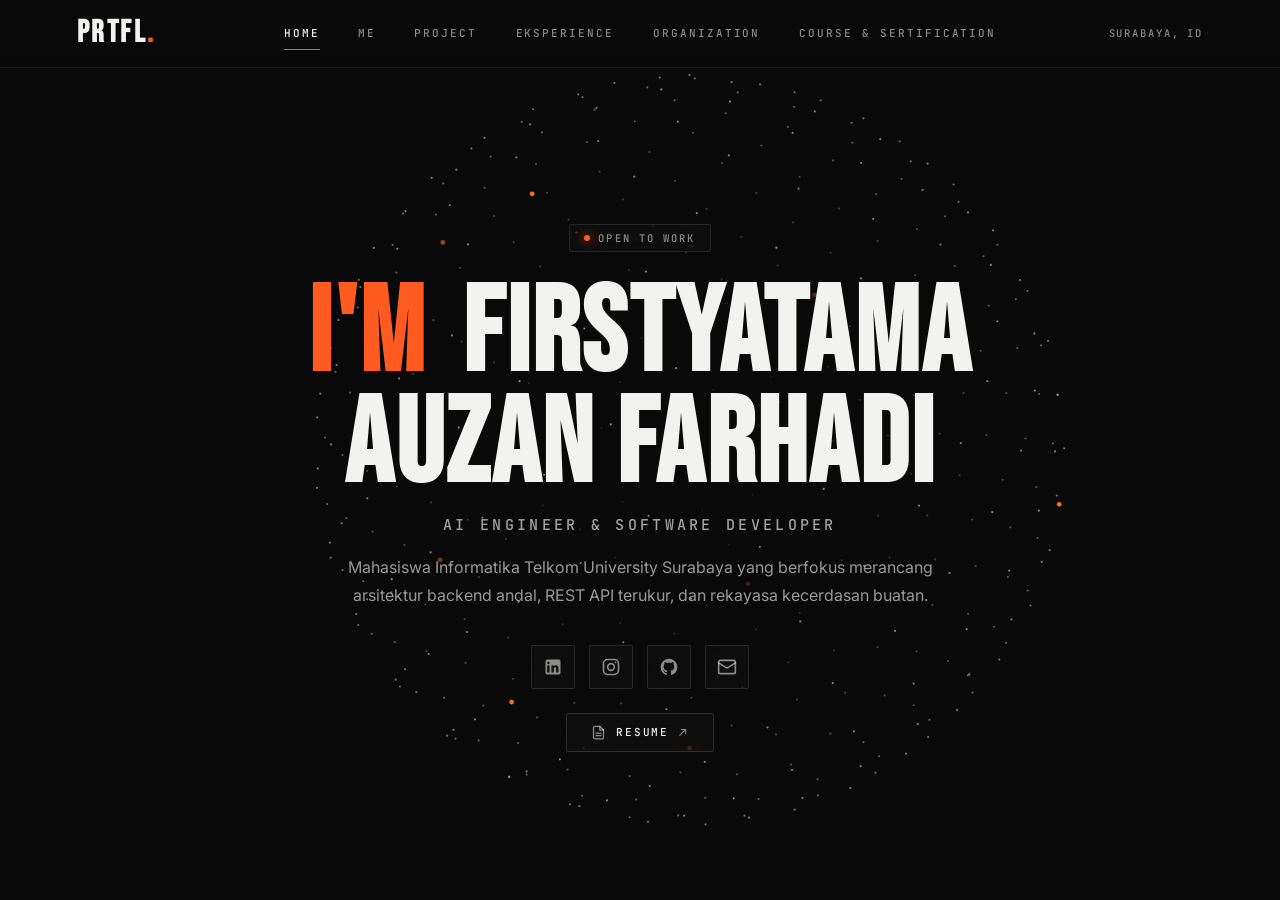
<file: index.html>
<!doctype html>
<html lang="id">

<head>
  <meta charset="utf-8">
  <meta name="viewport" content="width=device-width, initial-scale=1, viewport-fit=cover">
  <title>Firstyatama Auzan Farhadi — AI Engineer & Software Engineer &amp; AI Researcher</title>
  <meta name="description"
    content="Portofolio Firstyatama Auzan Farhadi — Mahasiswa Informatika Telkom University Surabaya, Software Engineer, dan Peneliti AI yang berfokus pada Backend, NLP, dan Machine Learning.">
  <meta name="author" content="Firstyatama Auzan Farhadi">
  <meta name="theme-color" content="#090909">
  <link rel="icon" type="image/svg+xml" href="assets/favicon.svg">

  <!-- Open Graph / Meta Sosial -->
  <meta property="og:type" content="website">
  <meta property="og:title" content="Firstyatama Auzan Farhadi — Software Engineer &amp; AI Researcher">
  <meta property="og:description"
    content="Mahasiswa Informatika dengan keahlian di Backend, REST API, dan AI/NLP. Menghadirkan solusi nyata berbasis rekayasa perangkat lunak modern.">
  <meta property="og:image" content="assets/foto.jpg">
  <meta name="twitter:card" content="summary_large_image">
  <meta name="twitter:title" content="Firstyatama Auzan Farhadi — Software Engineer &amp; AI Researcher">
  <meta name="twitter:description"
    content="Mahasiswa Informatika dengan keahlian di Backend, REST API, dan AI/NLP. Menghadirkan solusi nyata berbasis rekayasa perangkat lunak modern.">
  <meta name="twitter:image" content="assets/foto.jpg">
  <link rel="canonical" href="https://firstyatama.dev/">

  <script type="application/ld+json">
{
  "@context": "https://schema.org",
  "@type": "Person",
  "name": "Firstyatama Auzan Farhadi",
  "url": "https://firstyatama.dev",
  "jobTitle": "Software Engineer & AI Researcher",
  "alumniOf": {
    "@type": "CollegeOrUniversity",
    "name": "Telkom University Surabaya"
  },
  "sameAs": [
    "https://github.com/FirstyatamaAuzan",
    "https://www.linkedin.com/in/firstyatama/"
  ],
  "knowsAbout": [
    "Software Engineering",
    "Natural Language Processing",
    "Machine Learning",
    "Backend Development",
    "Node.js",
    "Laravel",
    "Python",
    "TensorFlow",
    "IndoBERT"
  ]
}
</script>

  <link rel="preconnect" href="https://fonts.googleapis.com">
  <link rel="preconnect" href="https://fonts.gstatic.com" crossorigin>
  <link rel="stylesheet"
    href="https://fonts.googleapis.com/css2?family=Bebas+Neue&family=IBM+Plex+Mono:wght@400;500;600&family=Inter:wght@300;400;500;600;700&family=Inter+Tight:wght@300;400;500;600&family=JetBrains+Mono:wght@400;500;600&family=Space+Grotesk:wght@400;500;600&display=swap">
  <link rel="stylesheet" href="css/style.css">
</head>

<body>
  <canvas id="bg" aria-hidden="true"></canvas>
  <header class="nav">
    <a class="logo" href="#/home">PRTFL<b>.</b></a>
    <nav id="nav" aria-label="Navigasi utama"></nav>
    <span class="loc">Surabaya, ID</span>
    <button class="nav-toggle" id="navToggle" type="button" aria-label="Buka menu navigasi" aria-expanded="false" aria-controls="nav">
      <span class="nav-toggle-bars" aria-hidden="true"><i></i><i></i><i></i></span>
    </button>
  </header>
  <main id="app"></main>
  <script type="importmap">
{
  "imports": {
    "three": "./js/vendor/three.module.min.js",
    "three/addons/environments/RoomEnvironment.js": "./js/vendor/RoomEnvironment.js"
  }
}
</script>
  <script src="js/vendor/gsap.min.js"></script>
  <script src="content.js"></script>
  <script type="module" src="js/app.js"></script>
</body>

</html>
</file>
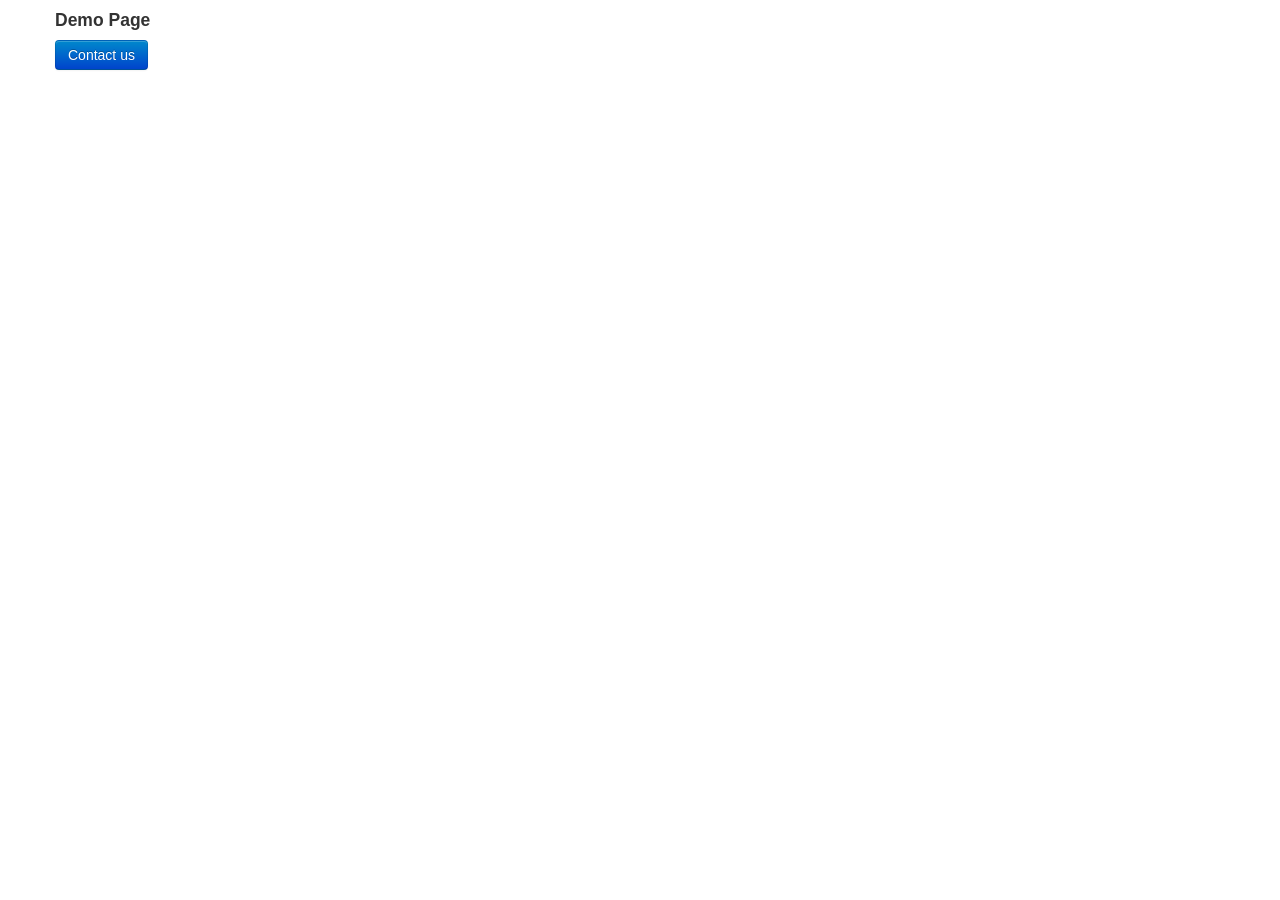
<file: assets/evidence/sirusak (Sistem Informasi Rumah Sakit)/tong sampah/modal/index.html>
<!DOCTYPE html> 
<html lang="en"> 
<head> 
<meta charset="utf-8"> 
<title>jQuery AJAX form submit using twitter bootstrap modal</title> 
<script src="jquery.min.js"></script>
<link href="bootstrap-combined.min.css" rel="stylesheet"> 
<script src="bootstrap.min.js"></script>
</head>
<body>
<div class="container">
<h4>Demo Page</h4>
	<!-- twitter content -->
	<div id="form-content" class="modal hide fade in" style="display: none; ">
	        <div class="modal-header">
	              <a class="close" data-dismiss="modal">×</a>
	              <h3>Contact us</h3>
	        </div>
		<div>
			<form class="contact">
			<fieldset>
		         <div class="modal-body">
		        	 <ul class="nav nav-list">
				<li class="nav-header">Name</li>
				<li><input class="input-xlarge" value=" krizna" type="text" name="name"></li>
				<li class="nav-header">Email</li>
				<li><input class="input-xlarge" value=" user@krizna.com" type="text" name="Email"></li>
				<li class="nav-header">Message</li>
				<li><textarea class="input-xlarge" name="sug" rows="3"> Thanks for the article and demo
				</textarea></li>
				</ul> 
		        </div>
			</fieldset>
			</form>
		</div>
	     <div class="modal-footer">
	         <button class="btn btn-success" id="submit">submit</button>
	         <a href="#" class="btn" data-dismiss="modal">Close</a>
  		</div>
	</div>

<div id="thanks"><p><a data-toggle="modal" href="#form-content" class="btn btn-primary">Contact us</a></p></div>
 </div>
<script>
 $(function() {
//twitter bootstrap script
	$("button#submit").click(function(){
		   	$.ajax({
    		   	type: "POST",
			url: "process.php",
			data: $('form.contact').serialize(),
        		success: function(msg){
 	          		  $("#thanks").html(msg)
 		        	$("#form-content").modal('hide');	
 		        },
			error: function(){
				alert("failure");
				}
      			});
	});
});
</script>
</body>
</html>
</file>
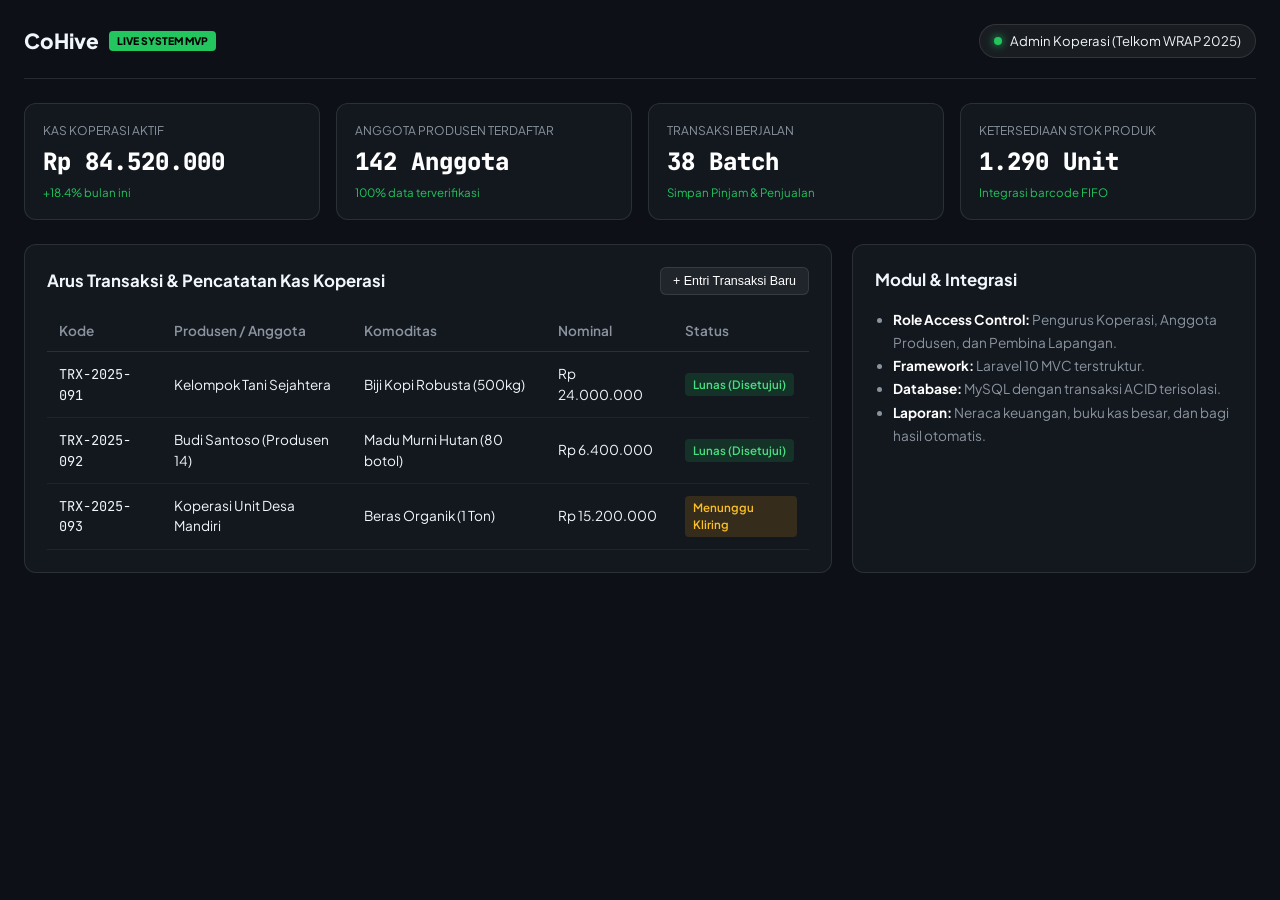
<file: assets/previews/cohive_preview.html>
<!DOCTYPE html>
<html lang="id">
<head>
  <meta charset="UTF-8" />
  <meta name="viewport" content="width=device-width, initial-scale=1.0" />
  <title>CoHive - Koperasi Produsen Digital Platform Preview</title>
  <link rel="preconnect" href="https://fonts.googleapis.com">
  <link rel="preconnect" href="https://fonts.gstatic.com" crossorigin>
  <link href="https://fonts.googleapis.com/css2?family=Plus+Jakarta+Sans:wght@400;500;600;700;800&family=JetBrains+Mono:wght@400;500;700&display=swap" rel="stylesheet">
  <style>
    :root {
      --bg: #0d1117;
      --card-bg: rgba(22, 27, 34, 0.85);
      --border: rgba(255, 255, 255, 0.1);
      --accent: #22c55e;
      --accent-glow: rgba(34, 197, 94, 0.25);
      --primary: #3b82f6;
      --text: #f0f6fc;
      --text-muted: #8b949e;
    }
    * { box-sizing: border-box; margin: 0; padding: 0; }
    body {
      font-family: 'Plus Jakarta Sans', sans-serif;
      background: var(--bg);
      color: var(--text);
      line-height: 1.5;
      padding: 24px;
      min-height: 100vh;
    }
    .topbar {
      display: flex;
      justify-content: space-between;
      align-items: center;
      padding-bottom: 20px;
      border-bottom: 1px solid var(--border);
      margin-bottom: 24px;
    }
    .logo {
      display: flex;
      align-items: center;
      gap: 10px;
      font-weight: 800;
      font-size: 1.3rem;
    }
    .logo-badge {
      background: var(--accent);
      color: #000;
      font-size: 0.65rem;
      padding: 2px 8px;
      border-radius: 4px;
      font-weight: 800;
      text-transform: uppercase;
    }
    .user-pill {
      display: flex;
      align-items: center;
      gap: 8px;
      background: rgba(255,255,255,0.05);
      padding: 6px 14px;
      border-radius: 99px;
      font-size: 0.82rem;
      border: 1px solid var(--border);
    }
    .user-dot {
      width: 8px;
      height: 8px;
      border-radius: 50%;
      background: var(--accent);
      box-shadow: 0 0 8px var(--accent);
    }
    .dash-grid {
      display: grid;
      grid-template-columns: repeat(4, 1fr);
      gap: 16px;
      margin-bottom: 24px;
    }
    @media (max-width: 900px) {
      .dash-grid { grid-template-columns: repeat(2, 1fr); }
    }
    .stat-card {
      background: var(--card-bg);
      border: 1px solid var(--border);
      border-radius: 12px;
      padding: 18px;
    }
    .stat-lbl { font-size: 0.75rem; color: var(--text-muted); text-transform: uppercase; margin-bottom: 4px; }
    .stat-val { font-size: 1.5rem; font-weight: 800; color: #fff; font-family: 'JetBrains Mono', monospace; }
    .stat-sub { font-size: 0.72rem; color: var(--accent); margin-top: 4px; }
    
    .main-grid {
      display: grid;
      grid-template-columns: 2fr 1fr;
      gap: 20px;
    }
    @media (max-width: 800px) {
      .main-grid { grid-template-columns: 1fr; }
    }
    .card {
      background: var(--card-bg);
      border: 1px solid var(--border);
      border-radius: 12px;
      padding: 22px;
    }
    .card-title {
      font-size: 1.05rem;
      font-weight: 700;
      margin-bottom: 16px;
      display: flex;
      justify-content: space-between;
      align-items: center;
    }
    table {
      width: 100%;
      border-collapse: collapse;
      font-size: 0.85rem;
    }
    th {
      text-align: left;
      padding: 10px 12px;
      color: var(--text-muted);
      border-bottom: 1px solid var(--border);
      font-weight: 600;
    }
    td {
      padding: 12px;
      border-bottom: 1px solid rgba(255,255,255,0.05);
    }
    .status-badge {
      display: inline-block;
      padding: 3px 8px;
      border-radius: 4px;
      font-size: 0.72rem;
      font-weight: 600;
    }
    .status-paid { background: rgba(34, 197, 94, 0.15); color: #4ade80; }
    .status-pen { background: rgba(245, 158, 11, 0.15); color: #fbbf24; }

    .action-btn {
      background: rgba(255,255,255,0.06);
      border: 1px solid var(--border);
      color: #fff;
      padding: 6px 12px;
      border-radius: 6px;
      cursor: pointer;
      font-size: 0.78rem;
    }
    .action-btn:hover { background: rgba(255,255,255,0.12); }
  </style>
</head>
<body>
  <div class="topbar">
    <div class="logo">
      <span>CoHive</span>
      <span class="logo-badge">Live System MVP</span>
    </div>
    <div class="user-pill">
      <span class="user-dot"></span>
      <span>Admin Koperasi (Telkom WRAP 2025)</span>
    </div>
  </div>

  <div class="dash-grid">
    <div class="stat-card">
      <div class="stat-lbl">Kas Koperasi Aktif</div>
      <div class="stat-val">Rp 84.520.000</div>
      <div class="stat-sub">+18.4% bulan ini</div>
    </div>
    <div class="stat-card">
      <div class="stat-lbl">Anggota Produsen Terdaftar</div>
      <div class="stat-val">142 Anggota</div>
      <div class="stat-sub">100% data terverifikasi</div>
    </div>
    <div class="stat-card">
      <div class="stat-lbl">Transaksi Berjalan</div>
      <div class="stat-val">38 Batch</div>
      <div class="stat-sub">Simpan Pinjam & Penjualan</div>
    </div>
    <div class="stat-card">
      <div class="stat-lbl">Ketersediaan Stok Produk</div>
      <div class="stat-val">1.290 Unit</div>
      <div class="stat-sub">Integrasi barcode FIFO</div>
    </div>
  </div>

  <div class="main-grid">
    <div class="card">
      <div class="card-title">
        <span>Arus Transaksi & Pencatatan Kas Koperasi</span>
        <button class="action-btn" onclick="alert('Demo Mode: Fitur tambah transaksi tersimulasikan.')">+ Entri Transaksi Baru</button>
      </div>
      <table>
        <thead>
          <tr>
            <th>Kode</th>
            <th>Produsen / Anggota</th>
            <th>Komoditas</th>
            <th>Nominal</th>
            <th>Status</th>
          </tr>
        </thead>
        <tbody>
          <tr>
            <td style="font-family:'JetBrains Mono', monospace;">TRX-2025-091</td>
            <td>Kelompok Tani Sejahtera</td>
            <td>Biji Kopi Robusta (500kg)</td>
            <td>Rp 24.000.000</td>
            <td><span class="status-badge status-paid">Lunas (Disetujui)</span></td>
          </tr>
          <tr>
            <td style="font-family:'JetBrains Mono', monospace;">TRX-2025-092</td>
            <td>Budi Santoso (Produsen 14)</td>
            <td>Madu Murni Hutan (80 botol)</td>
            <td>Rp 6.400.000</td>
            <td><span class="status-badge status-paid">Lunas (Disetujui)</span></td>
          </tr>
          <tr>
            <td style="font-family:'JetBrains Mono', monospace;">TRX-2025-093</td>
            <td>Koperasi Unit Desa Mandiri</td>
            <td>Beras Organik (1 Ton)</td>
            <td>Rp 15.200.000</td>
            <td><span class="status-badge status-pen">Menunggu Kliring</span></td>
          </tr>
        </tbody>
      </table>
    </div>

    <div class="card">
      <div class="card-title">
        <span>Modul & Integrasi</span>
      </div>
      <ul style="font-size:0.85rem; color:var(--text-muted); line-height:1.7; padding-left:18px;">
        <li><strong style="color:#fff;">Role Access Control:</strong> Pengurus Koperasi, Anggota Produsen, dan Pembina Lapangan.</li>
        <li><strong style="color:#fff;">Framework:</strong> Laravel 10 MVC terstruktur.</li>
        <li><strong style="color:#fff;">Database:</strong> MySQL dengan transaksi ACID terisolasi.</li>
        <li><strong style="color:#fff;">Laporan:</strong> Neraca keuangan, buku kas besar, dan bagi hasil otomatis.</li>
      </ul>
    </div>
  </div>
</body>
</html>
</file>
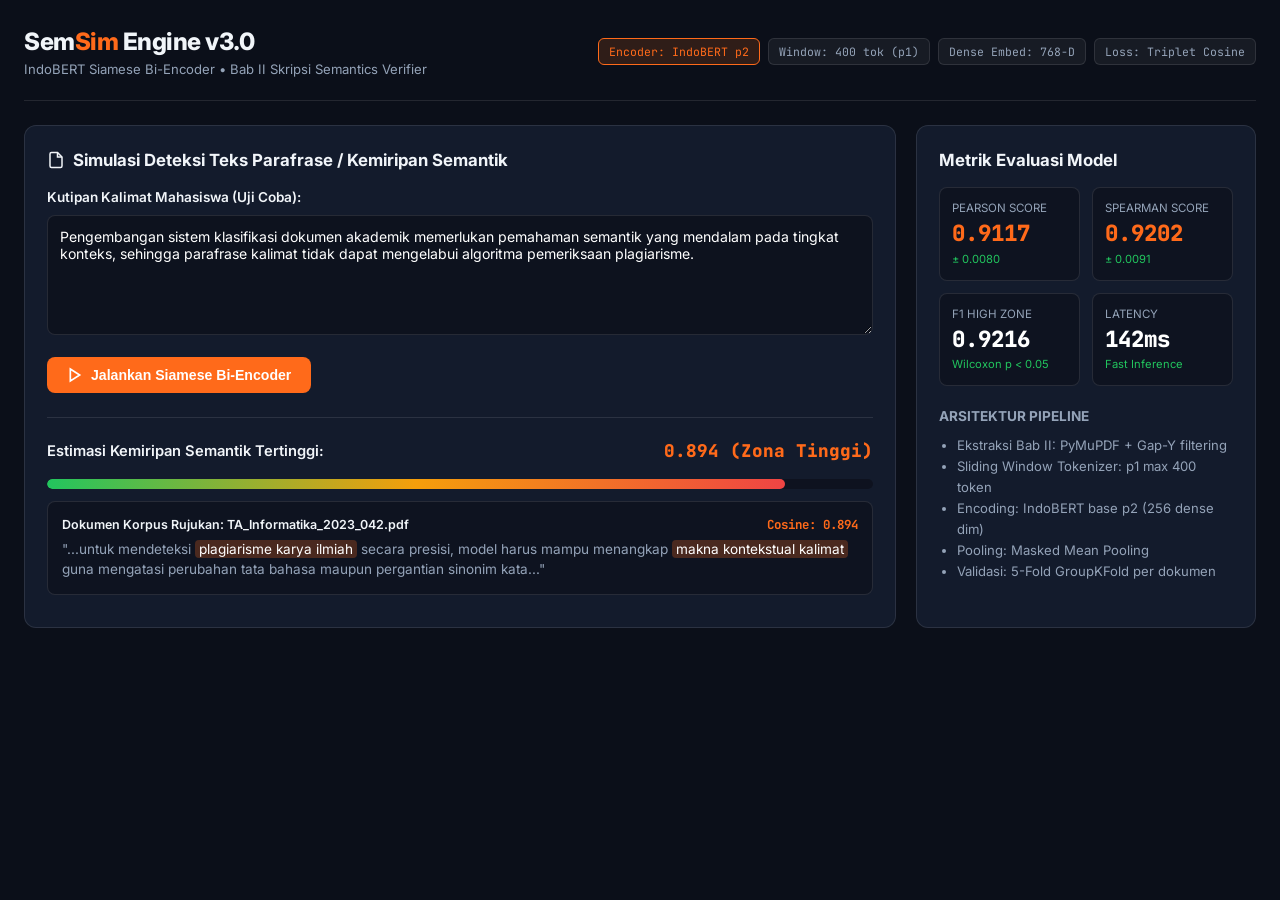
<file: assets/previews/semsim_preview.html>
<!DOCTYPE html>
<html lang="id">
<head>
  <meta charset="UTF-8" />
  <meta name="viewport" content="width=device-width, initial-scale=1.0" />
  <title>SemSim - IndoBERT Siamese Bi-Encoder Live Preview</title>
  <link rel="preconnect" href="https://fonts.googleapis.com">
  <link rel="preconnect" href="https://fonts.gstatic.com" crossorigin>
  <link href="https://fonts.googleapis.com/css2?family=Inter:wght@400;500;600;700;800&family=JetBrains+Mono:wght@400;500;700&display=swap" rel="stylesheet">
  <style>
    :root {
      --bg: #0b0f19;
      --card-bg: rgba(22, 30, 49, 0.85);
      --border: rgba(255, 255, 255, 0.1);
      --accent: #ff6a1a;
      --accent-glow: rgba(255, 106, 26, 0.3);
      --text: #f1f5f9;
      --text-muted: #94a3b8;
      --success: #22c55e;
      --warning: #f59e0b;
    }
    * { box-sizing: border-box; margin: 0; padding: 0; }
    body {
      font-family: 'Inter', sans-serif;
      background: var(--bg);
      color: var(--text);
      line-height: 1.5;
      padding: 24px;
      min-height: 100vh;
    }
    .header {
      display: flex;
      justify-content: space-between;
      align-items: center;
      padding-bottom: 20px;
      border-bottom: 1px solid var(--border);
      margin-bottom: 24px;
      flex-wrap: wrap;
      gap: 12px;
    }
    .brand h1 {
      font-size: 1.5rem;
      font-weight: 800;
      letter-spacing: -0.02em;
    }
    .brand h1 span { color: var(--accent); }
    .brand p { font-size: 0.82rem; color: var(--text-muted); }
    .badges {
      display: flex;
      gap: 8px;
      flex-wrap: wrap;
    }
    .badge {
      font-size: 0.72rem;
      font-family: 'JetBrains Mono', monospace;
      padding: 4px 10px;
      border-radius: 6px;
      background: rgba(255,255,255,0.05);
      border: 1px solid var(--border);
      color: var(--text-muted);
    }
    .badge.active {
      background: rgba(255, 106, 26, 0.15);
      border-color: var(--accent);
      color: var(--accent);
    }
    .grid {
      display: grid;
      grid-template-columns: 1fr 340px;
      gap: 20px;
    }
    @media (max-width: 900px) {
      .grid { grid-template-columns: 1fr; }
    }
    .card {
      background: var(--card-bg);
      border: 1px solid var(--border);
      border-radius: 12px;
      padding: 22px;
      backdrop-filter: blur(10px);
    }
    .card-title {
      font-size: 1.05rem;
      font-weight: 700;
      margin-bottom: 14px;
      display: flex;
      align-items: center;
      gap: 8px;
    }
    .metric-grid {
      display: grid;
      grid-template-columns: repeat(2, 1fr);
      gap: 12px;
      margin-bottom: 20px;
    }
    .metric-box {
      background: rgba(0,0,0,0.25);
      border: 1px solid var(--border);
      border-radius: 8px;
      padding: 12px;
    }
    .metric-box .label { font-size: 0.72rem; color: var(--text-muted); text-transform: uppercase; }
    .metric-box .val { font-size: 1.4rem; font-weight: 800; color: #fff; font-family: 'JetBrains Mono', monospace; }
    .metric-box .val.hi { color: var(--accent); }
    .metric-box .sub { font-size: 0.7rem; color: var(--success); }
    
    .input-section label {
      display: block;
      font-size: 0.85rem;
      font-weight: 600;
      margin-bottom: 8px;
      color: var(--text);
    }
    textarea {
      width: 100%;
      height: 120px;
      background: rgba(0,0,0,0.3);
      border: 1px solid var(--border);
      border-radius: 8px;
      padding: 12px;
      color: #fff;
      font-family: inherit;
      font-size: 0.88rem;
      resize: vertical;
      margin-bottom: 16px;
      outline: none;
    }
    textarea:focus { border-color: var(--accent); box-shadow: 0 0 0 2px var(--accent-glow); }
    .btn-run {
      background: var(--accent);
      color: #fff;
      border: none;
      padding: 10px 20px;
      border-radius: 8px;
      font-weight: 600;
      font-size: 0.88rem;
      cursor: pointer;
      display: inline-flex;
      align-items: center;
      gap: 8px;
      transition: all 0.2s;
    }
    .btn-run:hover { opacity: 0.9; transform: translateY(-1px); }
    .results {
      margin-top: 24px;
      border-top: 1px solid var(--border);
      padding-top: 20px;
    }
    .res-header {
      display: flex;
      justify-content: space-between;
      align-items: center;
      margin-bottom: 14px;
    }
    .similarity-bar-wrap {
      background: rgba(0,0,0,0.3);
      height: 10px;
      border-radius: 99px;
      overflow: hidden;
      margin-bottom: 12px;
    }
    .similarity-bar {
      height: 100%;
      background: linear-gradient(90deg, #22c55e, #f59e0b, #ef4444);
      width: 89.4%;
      border-radius: 99px;
    }
    .res-item {
      background: rgba(0,0,0,0.25);
      border: 1px solid var(--border);
      border-radius: 8px;
      padding: 14px;
      margin-bottom: 10px;
    }
    .res-item-top {
      display: flex;
      justify-content: space-between;
      font-size: 0.78rem;
      margin-bottom: 6px;
    }
    .res-score {
      font-weight: 700;
      color: var(--accent);
      font-family: 'JetBrains Mono', monospace;
    }
    .res-text {
      font-size: 0.85rem;
      color: var(--text-muted);
      line-height: 1.45;
    }
    .highlight {
      background: rgba(255, 106, 26, 0.25);
      color: #fff;
      padding: 1px 4px;
      border-radius: 4px;
    }
  </style>
</head>
<body>
  <header class="header">
    <div class="brand">
      <h1>Sem<span>Sim</span> Engine v3.0</h1>
      <p>IndoBERT Siamese Bi-Encoder • Bab II Skripsi Semantics Verifier</p>
    </div>
    <div class="badges">
      <span class="badge active">Encoder: IndoBERT p2</span>
      <span class="badge">Window: 400 tok (p1)</span>
      <span class="badge">Dense Embed: 768-D</span>
      <span class="badge">Loss: Triplet Cosine</span>
    </div>
  </header>

  <div class="grid">
    <div class="card">
      <h2 class="card-title">
        <svg viewBox="0 0 24 24" width="18" height="18" fill="none" stroke="currentColor" stroke-width="2"><path d="M14 2H6a2 2 0 0 0-2 2v16a2 2 0 0 0 2 2h12a2 2 0 0 0 2-2V8z"/><polyline points="14 2 14 8 20 8"/></svg>
        Simulasi Deteksi Teks Parafrase / Kemiripan Semantik
      </h2>
      <div class="input-section">
        <label>Kutipan Kalimat Mahasiswa (Uji Coba):</label>
        <textarea id="sampleText">Pengembangan sistem klasifikasi dokumen akademik memerlukan pemahaman semantik yang mendalam pada tingkat konteks, sehingga parafrase kalimat tidak dapat mengelabui algoritma pemeriksaan plagiarisme.</textarea>
        <button class="btn-run" onclick="runSim()">
          <svg viewBox="0 0 24 24" width="16" height="16" fill="none" stroke="currentColor" stroke-width="2.5"><polygon points="5 3 19 12 5 21 5 3"/></svg>
          Jalankan Siamese Bi-Encoder
        </button>
      </div>

      <div class="results" id="resBox">
        <div class="res-header">
          <span style="font-weight:600; font-size:0.92rem;">Estimasi Kemiripan Semantik Tertinggi:</span>
          <span style="font-family:'JetBrains Mono', monospace; font-weight:800; color:var(--accent); font-size:1.1rem;" id="scoreText">0.894 (Zona Tinggi)</span>
        </div>
        <div class="similarity-bar-wrap">
          <div class="similarity-bar" id="scoreBar"></div>
        </div>

        <div class="res-item">
          <div class="res-item-top">
            <span style="font-weight:600;">Dokumen Korpus Rujukan: TA_Informatika_2023_042.pdf</span>
            <span class="res-score">Cosine: 0.894</span>
          </div>
          <p class="res-text">
            "...untuk mendeteksi <span class="highlight">plagiarisme karya ilmiah</span> secara presisi, model harus mampu menangkap <span class="highlight">makna kontekstual kalimat</span> guna mengatasi perubahan tata bahasa maupun pergantian sinonim kata..."
          </p>
        </div>
      </div>
    </div>

    <div class="card">
      <h2 class="card-title">Metrik Evaluasi Model</h2>
      <div class="metric-grid">
        <div class="metric-box">
          <div class="label">Pearson Score</div>
          <div class="val hi">0.9117</div>
          <div class="sub">± 0.0080</div>
        </div>
        <div class="metric-box">
          <div class="label">Spearman Score</div>
          <div class="val hi">0.9202</div>
          <div class="sub">± 0.0091</div>
        </div>
        <div class="metric-box">
          <div class="label">F1 High Zone</div>
          <div class="val">0.9216</div>
          <div class="sub">Wilcoxon p < 0.05</div>
        </div>
        <div class="metric-box">
          <div class="label">Latency</div>
          <div class="val">142ms</div>
          <div class="sub">Fast Inference</div>
        </div>
      </div>

      <h3 style="font-size:0.85rem; font-weight:700; margin-bottom:8px; color:var(--text-muted); text-transform:uppercase;">Arsitektur Pipeline</h3>
      <ul style="font-size:0.82rem; color:var(--text-muted); padding-left:18px; line-height:1.6;">
        <li>Ekstraksi Bab II: PyMuPDF + Gap-Y filtering</li>
        <li>Sliding Window Tokenizer: p1 max 400 token</li>
        <li>Encoding: IndoBERT base p2 (256 dense dim)</li>
        <li>Pooling: Masked Mean Pooling</li>
        <li>Validasi: 5-Fold GroupKFold per dokumen</li>
      </ul>
    </div>
  </div>

  <script>
    function runSim() {
      const btn = document.querySelector('.btn-run');
      btn.textContent = 'Memproses Dense Vector...';
      btn.style.opacity = '0.7';
      setTimeout(() => {
        btn.innerHTML = '<svg viewBox="0 0 24 24" width="16" height="16" fill="none" stroke="currentColor" stroke-width="2.5"><polygon points="5 3 19 12 5 21 5 3"/></svg> Jalankan Siamese Bi-Encoder';
        btn.style.opacity = '1';
        alert('Simulasi Inferensi Selesai! Skor Cosine Similarity berhasil dihitung terhadap korpus repositori skripsi.');
      }, 400);
    }
  </script>
</body>
</html>
</file>
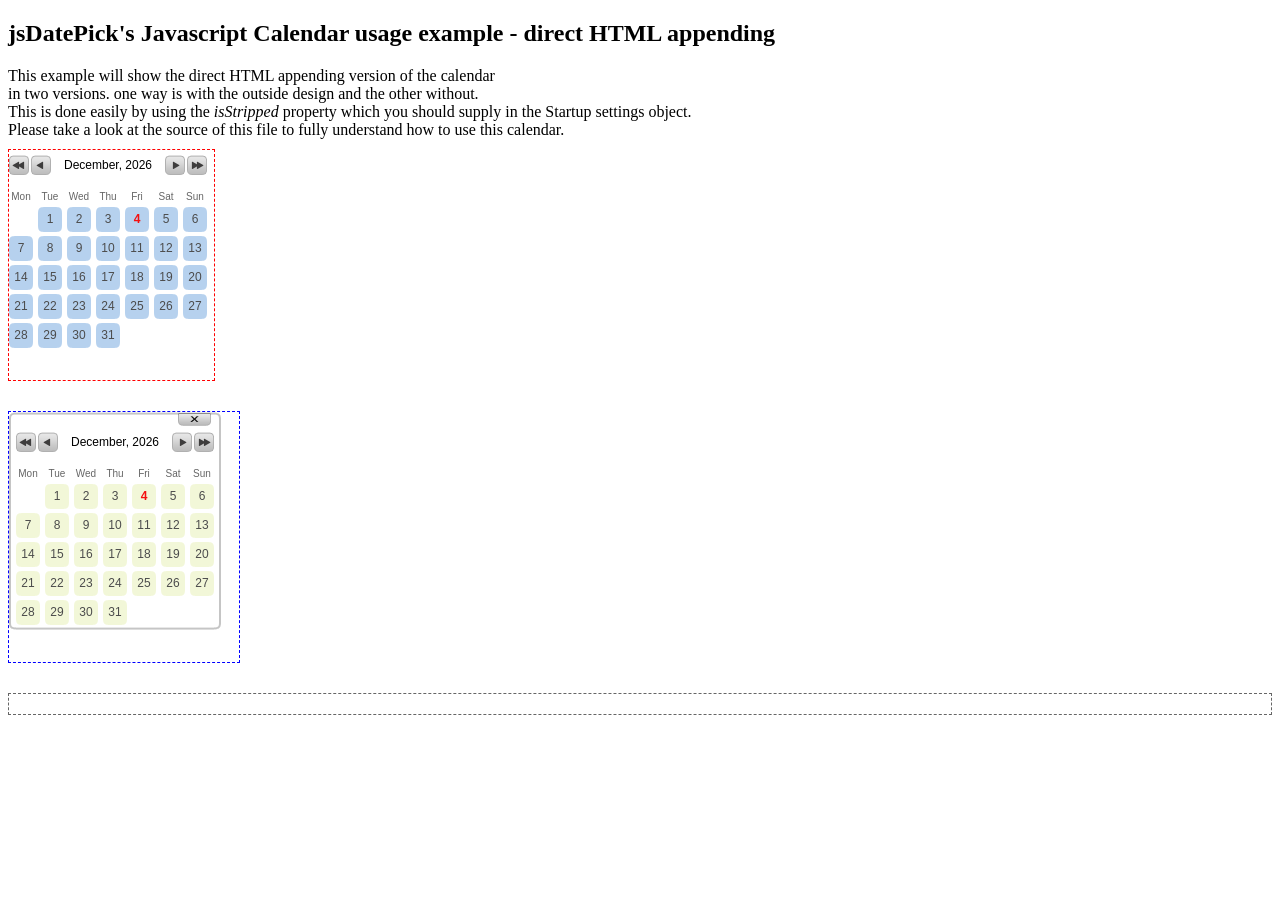
<file: assets/evidence/sirusak (Sistem Informasi Rumah Sakit)/jsdatepick-calendar/example-full.html>
<!DOCTYPE html PUBLIC "-//W3C//DTD XHTML 1.0 Transitional//EN" "http://www.w3.org/TR/xhtml1/DTD/xhtml1-transitional.dtd">
<html xmlns="http://www.w3.org/1999/xhtml">
<head>
<meta http-equiv="Content-Type" content="text/html; charset=utf-8" />
<title>jsDatePick Javascript example</title>
<!-- 

	Copyright 2010 Itamar Arjuan
	jsDatePick is distributed under the terms of the GNU General Public License.
	
	****************************************************************************************

	Copy paste these 2 lines of code to every page you want the calendar to be available at
-->
<link rel="stylesheet" type="text/css" media="all" href="jsDatePick_ltr.min.css" />
<!-- 
	OR if you want to use the calendar in a right-to-left website
	just use the other CSS file instead and don't forget to switch g_jsDatePickDirectionality variable to "rtl"!
	
	<link rel="stylesheet" type="text/css" media="all" href="jsDatePick_ltr.css" />
-->
<script type="text/javascript" src="jsDatePick.min.1.3.js"></script>
<!-- 
	After you copied those 2 lines of code , make sure you take also the files into the same folder :-)
    Next step will be to set the appropriate statement to "start-up" the calendar on the needed HTML element.
    
    This example is of the direct HTML appending calendar version which can be used
    in two ways. with a stripped mode or without.
    
    BUT - in both cases , it simply attaches to an HTML element and stays there.    
    
    When used in this way , you will have to make a javascript function that will be registered
    as an event handler of the clicking action on each day.
    
    This is done easily like shown in the example.
-->
<script type="text/javascript">
	window.onload = function(){
		
		
		g_globalObject = new JsDatePick({
			useMode:1,
			isStripped:true,
			target:"div3_example"
			/*selectedDate:{				This is an example of what the full configuration offers.
				day:5,						For full documentation about these settings please see the full version of the code.
				month:9,
				year:2006
			},
			yearsRange:[1978,2020],
			limitToToday:false,
			cellColorScheme:"beige",
			dateFormat:"%m-%d-%Y",
			imgPath:"img/",
			weekStartDay:1*/
		});		
		
		g_globalObject.setOnSelectedDelegate(function(){
			var obj = g_globalObject.getSelectedDay();
			alert("a date was just selected and the date is : " + obj.day + "/" + obj.month + "/" + obj.year);
			document.getElementById("div3_example_result").innerHTML = obj.day + "/" + obj.month + "/" + obj.year;
		});
		
		
		
		g_globalObject2 = new JsDatePick({
			useMode:1,
			isStripped:false,
			target:"div4_example",
			cellColorScheme:"beige"
			/*selectedDate:{				This is an example of what the full configuration offers.
				day:5,						For full documentation about these settings please see the full version of the code.
				month:9,
				year:2006
			},
			yearsRange:[1978,2020],
			limitToToday:false,
			dateFormat:"%m-%d-%Y",
			imgPath:"img/",
			weekStartDay:1*/
		});
		
		g_globalObject2.setOnSelectedDelegate(function(){
			var obj = g_globalObject2.getSelectedDay();
			alert("a date was just selected and the date is : " + obj.day + "/" + obj.month + "/" + obj.year);
			document.getElementById("div3_example_result").innerHTML = obj.day + "/" + obj.month + "/" + obj.year;
		});		
		
	};
</script>
</head>
<body>
	<h2>jsDatePick's Javascript Calendar usage example - direct HTML appending</h2>
    
    This example will show the direct HTML appending version of the calendar
    <br />
    in two versions. one way is with the outside design and the other without.
    <br />
    This is done easily by using the <i>isStripped</i> property which you should supply in the Startup settings object.
    <br />
    Please take a look at the source of this file to fully understand how to use this calendar.
    <br />
    
    <div id="div3_example" style="margin:10px 0 30px 0; border:dashed 1px red; width:205px; height:230px;">
    	
    </div>
    
    
    <div id="div4_example" style="margin:10px 0 30px 0; border:dashed 1px blue; width:230px; height:250px;">
    	
    </div>
    
    
    <div id="div3_example_result" style="height:20px; line-height:20px; margin:10px 0 0 0; border:dashed 1px #666;"></div>
        
</body>
</html>
</file>
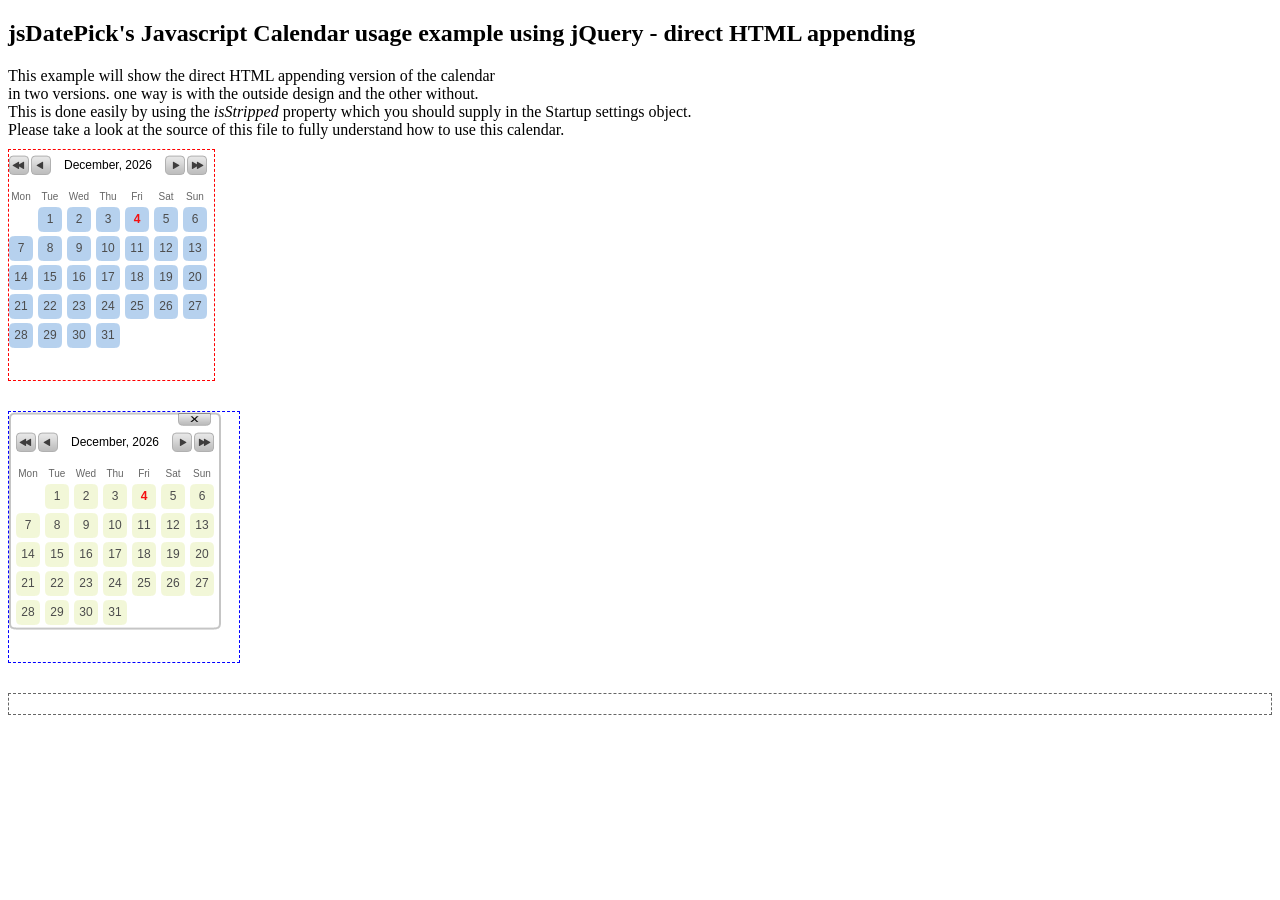
<file: assets/evidence/sirusak (Sistem Informasi Rumah Sakit)/jsdatepick-calendar/example-jquery-full.html>
<!DOCTYPE html PUBLIC "-//W3C//DTD XHTML 1.0 Transitional//EN" "http://www.w3.org/TR/xhtml1/DTD/xhtml1-transitional.dtd">
<html xmlns="http://www.w3.org/1999/xhtml">
<head>
<meta http-equiv="Content-Type" content="text/html; charset=utf-8" />
<title>jsDatePick Javascript example</title>
<!-- 

	Copyright 2010 Itamar Arjuan
	jsDatePick is distributed under the terms of the GNU General Public License.
	
	****************************************************************************************

	Copy paste these 2 lines of code to every page you want the calendar to be available at
-->
<link rel="stylesheet" type="text/css" media="all" href="jsDatePick_ltr.min.css" />
<!-- 
	OR if you want to use the calendar in a right-to-left website
	just use the other CSS file instead and don't forget to switch g_jsDatePickDirectionality variable to "rtl"!
	
	<link rel="stylesheet" type="text/css" media="all" href="jsDatePick_ltr.css" />
-->
<script type="text/javascript" src="jquery.1.4.2.js"></script>
<script type="text/javascript" src="jsDatePick.jquery.min.1.3.js"></script>
<!-- 
	After you copied those 2 lines of code , make sure you take also the files into the same folder :-)
    Next step will be to set the appropriate statement to "start-up" the calendar on the needed HTML element.
    
    This example is of the direct HTML appending calendar version which can be used
    in two ways. with a stripped mode or without.
    
    BUT - in both cases , it simply attaches to an HTML element and stays there.    
    
    When used in this way , you will have to make a javascript function that will be registered
    as an event handler of the clicking action on each day.
    
    This is done easily like shown in the example.
-->
<script type="text/javascript">
	window.onload = function(){		
		
		g_globalObject = new JsDatePick({
			useMode:1,
			isStripped:true,
			target:"div3_example"
			/*selectedDate:{				This is an example of what the full configuration offers.
				day:5,						For full documentation about these settings please see the full version of the code.
				month:9,
				year:2006
			},
			yearsRange:[1978,2020],
			limitToToday:false,
			cellColorScheme:"beige",
			dateFormat:"%m-%d-%Y",
			imgPath:"img/",
			weekStartDay:1*/
		});
		
		g_globalObject.setOnSelectedDelegate(function(){
			var obj = g_globalObject.getSelectedDay();
			alert("a date was just selected and the date is : " + obj.day + "/" + obj.month + "/" + obj.year);
			document.getElementById("div3_example_result").innerHTML = obj.day + "/" + obj.month + "/" + obj.year;
		});
		
		
		
		g_globalObject2 = new JsDatePick({
			useMode:1,
			isStripped:false,
			target:"div4_example",
			cellColorScheme:"beige"
			/*selectedDate:{				This is an example of what the full configuration offers.
				day:5,						For full documentation about these settings please see the full version of the code.
				month:9,
				year:2006
			},
			yearsRange:[1978,2020],
			limitToToday:false,
			dateFormat:"%m-%d-%Y",
			imgPath:"img/",
			weekStartDay:1*/
		});
		
		g_globalObject2.setOnSelectedDelegate(function(){
			var obj = g_globalObject2.getSelectedDay();
			alert("a date was just selected and the date is : " + obj.day + "/" + obj.month + "/" + obj.year);
			document.getElementById("div3_example_result").innerHTML = obj.day + "/" + obj.month + "/" + obj.year;
		});		
		
	};
</script>
</head>
<body>
	<h2>jsDatePick's Javascript Calendar usage example using jQuery - direct HTML appending</h2>
    
    This example will show the direct HTML appending version of the calendar
    <br />
    in two versions. one way is with the outside design and the other without.
    <br />
    This is done easily by using the <i>isStripped</i> property which you should supply in the Startup settings object.
    <br />
    Please take a look at the source of this file to fully understand how to use this calendar.
    <br />
    
    <div id="div3_example" style="margin:10px 0 30px 0; border:dashed 1px red; width:205px; height:230px;">
    	
    </div>
    
    
    <div id="div4_example" style="margin:10px 0 30px 0; border:dashed 1px blue; width:230px; height:250px;">
    	
    </div>
    
    
    <div id="div3_example_result" style="height:20px; line-height:20px; margin:10px 0 0 0; border:dashed 1px #666;"></div>
        
</body>
</html>
</file>
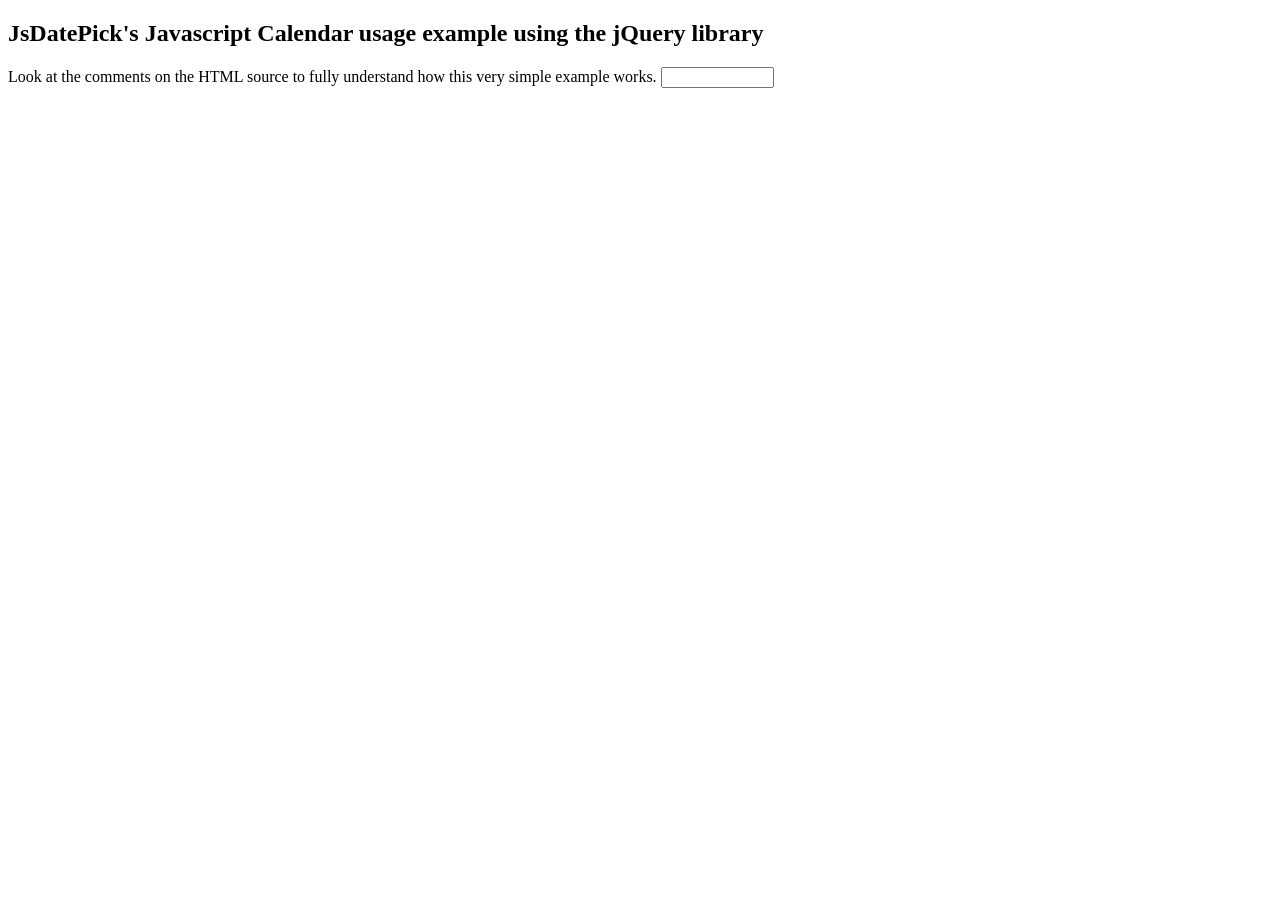
<file: assets/evidence/sirusak (Sistem Informasi Rumah Sakit)/jsdatepick-calendar/example-jquery.html>
<!DOCTYPE html PUBLIC "-//W3C//DTD XHTML 1.0 Transitional//EN" "http://www.w3.org/TR/xhtml1/DTD/xhtml1-transitional.dtd">
<html xmlns="http://www.w3.org/1999/xhtml">
<head>

<meta http-equiv="Content-Type" content="text/html; charset=utf-8" />
<title>jsDatePick Javascript example</title>
<!-- 

	Copyright 2010 Itamar Arjuan
	jsDatePick is distributed under the terms of the GNU General Public License.
	
	****************************************************************************************

	Copy paste these 2 lines of code to every page you want the calendar to be available at
-->
<link rel="stylesheet" type="text/css" media="all" href="jsDatePick_ltr.min.css" />
<!-- 
	OR if you want to use the calendar in a right-to-left website
	just use the other CSS file instead and don't forget to switch g_jsDatePickDirectionality variable to "rtl"!
	
	<link rel="stylesheet" type="text/css" media="all" href="jsDatePick_ltr.css" />
-->
<script type="text/javascript" src="jquery.1.4.2.js"></script>
<script type="text/javascript" src="jsDatePick.jquery.min.1.3.js"></script>
<!-- 
	After you copied those 2 lines of code , make sure you take also the files into the same folder :-)
    Next step will be to set the appropriate statement to "start-up" the calendar on the needed HTML element.
    
    The first example of Javascript snippet is for the most basic use , as a popup calendar
    for a text field input.
-->
<script type="text/javascript">
	window.onload = function(){
		new JsDatePick({
			useMode:2,
			target:"inputField",
			dateFormat:"%d-%M-%Y"
			/*selectedDate:{				This is an example of what the full configuration offers.
				day:5,						For full documentation about these settings please see the full version of the code.
				month:9,
				year:2006
			},
			yearsRange:[1978,2020],
			limitToToday:false,
			cellColorScheme:"beige",
			dateFormat:"%m-%d-%Y",
			imgPath:"img/",
			weekStartDay:1*/
		});
	};
</script>
</head>
<body>
	<h2>JsDatePick's Javascript Calendar usage example using the jQuery library</h2>
    
    Look at the comments on the HTML source to fully understand how this very simple example works.
    
    <input type="text" size="12" id="inputField" />
    
</body>
</html>
</file>
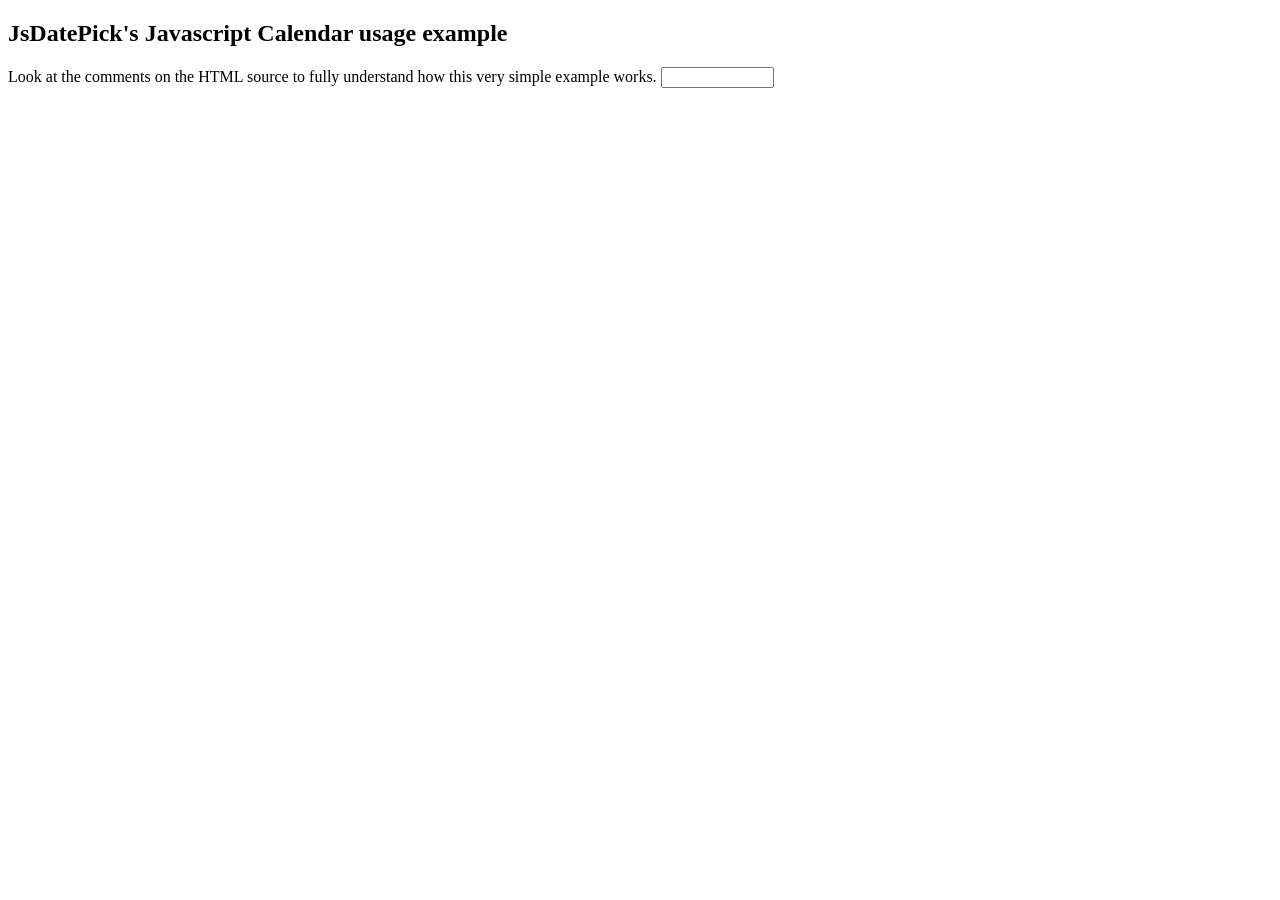
<file: assets/evidence/sirusak (Sistem Informasi Rumah Sakit)/jsdatepick-calendar/example.html>
<!DOCTYPE html PUBLIC "-//W3C//DTD XHTML 1.0 Transitional//EN" "http://www.w3.org/TR/xhtml1/DTD/xhtml1-transitional.dtd">
<html xmlns="http://www.w3.org/1999/xhtml">
<head>

<meta http-equiv="Content-Type" content="text/html; charset=utf-8" />
<title>jsDatePick Javascript example</title>
<!-- 

	Copyright 2009 Itamar Arjuan
	jsDatePick is distributed under the terms of the GNU General Public License.
	
	****************************************************************************************

	Copy paste these 2 lines of code to every page you want the calendar to be available at
-->
<link rel="stylesheet" type="text/css" media="all" href="jsDatePick_ltr.min.css" />
<!-- 
	OR if you want to use the calendar in a right-to-left website
	just use the other CSS file instead and don't forget to switch g_jsDatePickDirectionality variable to "rtl"!
	
	<link rel="stylesheet" type="text/css" media="all" href="jsDatePick_ltr.css" />
-->
<script type="text/javascript" src="jsDatePick.min.1.3.js"></script>
<!-- 
	After you copied those 2 lines of code , make sure you take also the files into the same folder :-)
    Next step will be to set the appropriate statement to "start-up" the calendar on the needed HTML element.
    
    The first example of Javascript snippet is for the most basic use , as a popup calendar
    for a text field input.
-->
<script type="text/javascript">
	window.onload = function(){
		new JsDatePick({
			useMode:2,
			target:"inputField",
			dateFormat:"%d-%M-%Y"
			/*selectedDate:{				This is an example of what the full configuration offers.
				day:5,						For full documentation about these settings please see the full version of the code.
				month:9,
				year:2006
			},
			yearsRange:[1978,2020],
			limitToToday:false,
			cellColorScheme:"beige",
			dateFormat:"%m-%d-%Y",
			imgPath:"img/",
			weekStartDay:1*/
		});
	};
</script>
</head>
<body>
	<h2>JsDatePick's Javascript Calendar usage example</h2>
    
    Look at the comments on the HTML source to fully understand how this very simple example works.
    
    <input type="text" size="12" id="inputField" />
    
</body>
</html>
</file>
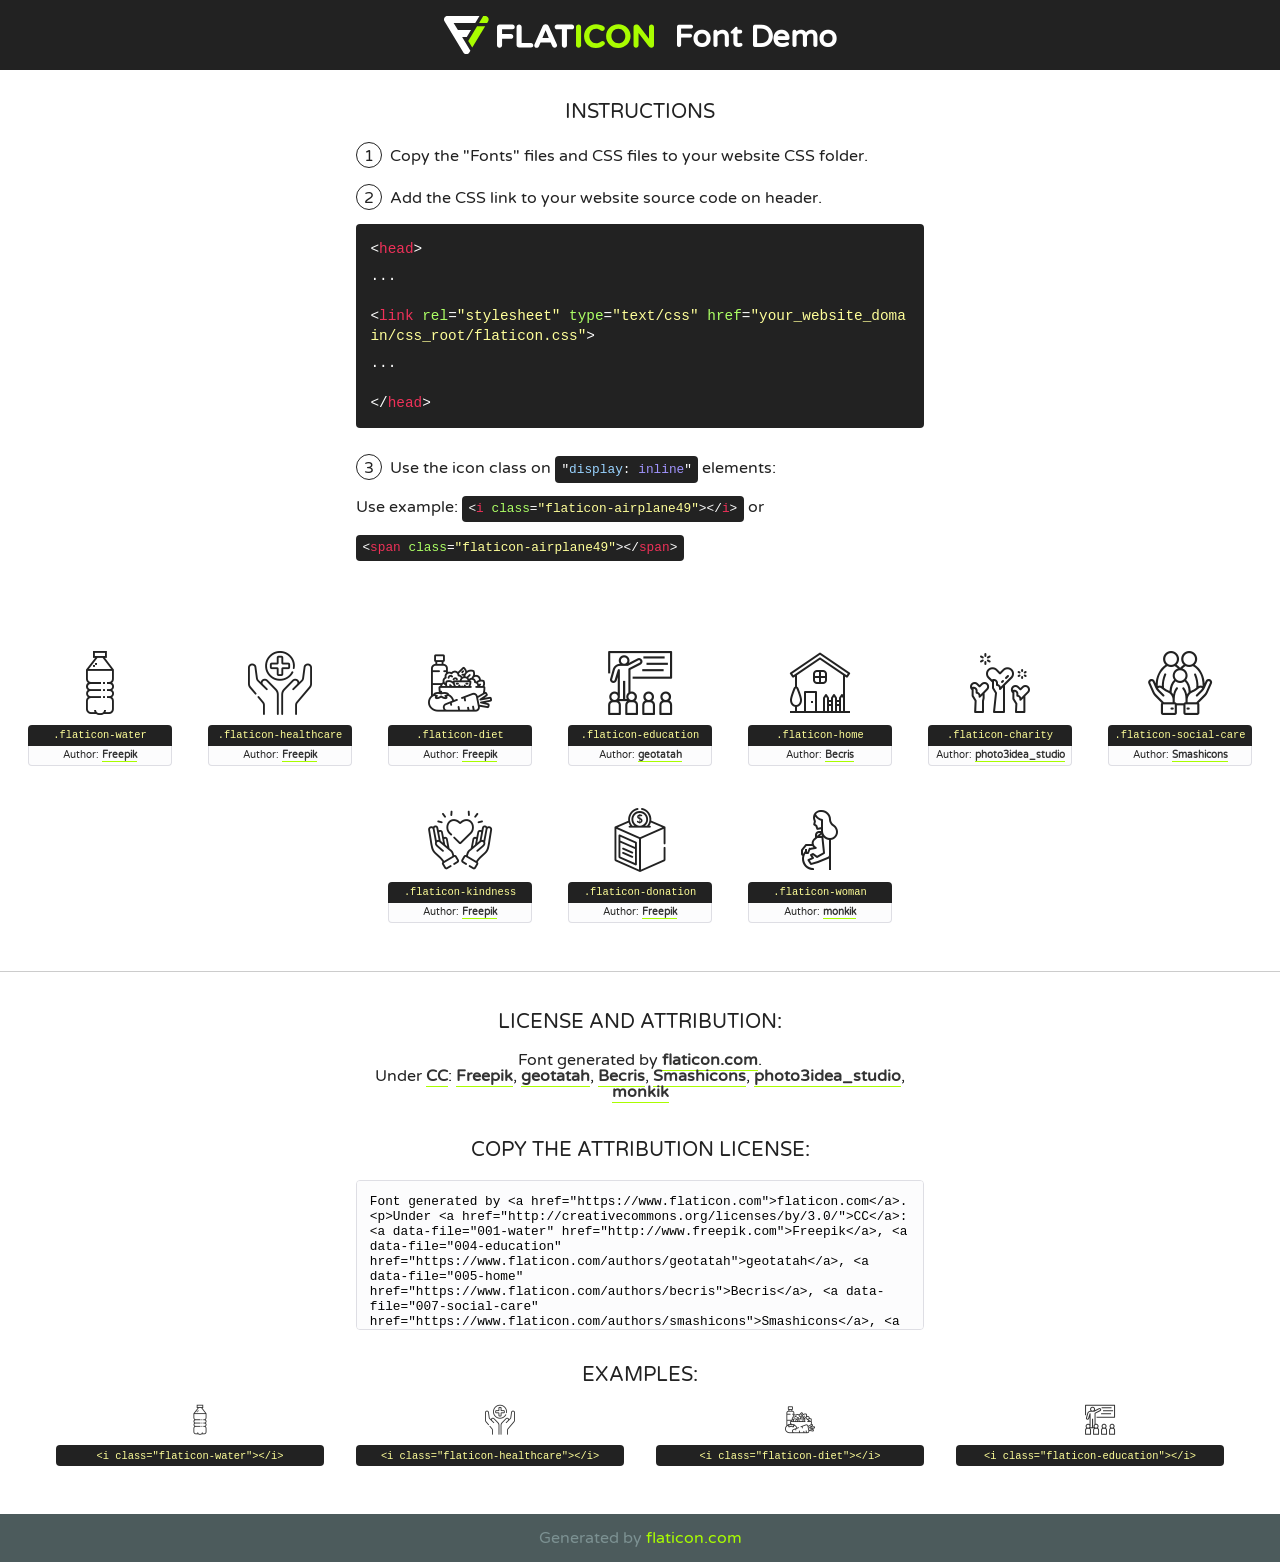
<file: assets/previews/green-ranger-app/lib/flaticon/font/flaticon.html>
<!DOCTYPE html>
<!--
  Flaticon icon font: Flaticon
  Creation date: 30/09/2020 10:47
-->
<html>
<!DOCTYPE html>
<html>

<head>
    <title>Flaticon WebFont</title>
    <link href="http://fonts.googleapis.com/css?family=Varela+Round" rel="stylesheet" type="text/css" />
    <link rel="stylesheet" type="text/css" href="flaticon.css">
    <meta charset="UTF-8">
    <style>
    html, body, div, span, applet, object, iframe,
    h1, h2, h3, h4, h5, h6, p, blockquote, pre,
    a, abbr, acronym, address, big, cite, code,
    del, dfn, em, img, ins, kbd, q, s, samp,
    small, strike, strong, sub, sup, tt, var,
    b, u, i, center,
    dl, dt, dd, ol, ul, li,
    fieldset, form, label, legend,
    table, caption, tbody, tfoot, thead, tr, th, td,
    article, aside, canvas, details, embed, 
    figure, figcaption, footer, header, hgroup, 
    menu, nav, output, ruby, section, summary,
    time, mark, audio, video {
        margin: 0;
        padding: 0;
        border: 0;
        font-size: 100%;
        font: inherit;
        vertical-align: baseline;
    }
    /* HTML5 display-role reset for older browsers */
    article, aside, details, figcaption, figure, 
    footer, header, hgroup, menu, nav, section {
        display: block;
    }
    body {
        line-height: 1;
    }
    ol, ul {
        list-style: none;
    }
    blockquote, q {
        quotes: none;
    }
    blockquote:before, blockquote:after,
    q:before, q:after {
        content: '';
        content: none;
    }
    table {
        border-collapse: collapse;
        border-spacing: 0;
    }
    body {
        font-family: 'Varela Round', Helvetica, Arial, sans-serif;
        font-size: 16px;
        color: #222;
    }
    a {
        color: #333;
        border-bottom: 1px solid #a9fd00;
        font-weight: bold;
        text-decoration: none;
    }
    * {
        -moz-box-sizing: border-box;
        -webkit-box-sizing: border-box;
        box-sizing: border-box;
        margin: 0;
        padding: 0;
    }
    [class^="flaticon-"]:before, [class*=" flaticon-"]:before, [class^="flaticon-"]:after, [class*=" flaticon-"]:after {
        font-family: Flaticon;
        font-size: 30px;
        font-style: normal;
        margin-left: 20px;
        color: #333;
    }
    .wrapper {
        max-width: 600px;
        margin: auto;
        padding: 0 1em;
    }
    .title {
        font-size: 1.25em;
        text-align: center;
        margin-bottom: 1em;
        text-transform: uppercase;
    }
    header {
        text-align: center;
        background-color: #222;
        color: #fff;
        padding: 1em;
    }
    header .logo {
        width: 210px;
        height: 38px;
        display: inline-block;
        vertical-align: middle;
        margin-right: 1em;
        border: none;
    }
    header strong {
        font-size: 1.95em;
        font-weight: bold;
        vertical-align: middle;
        margin-top: 5px;
        display: inline-block;
    }
    .demo {
        margin: 2em auto;
        line-height: 1.25em;
    }
    .demo ul li {
        margin-bottom: 1em;
    }
    .demo ul li .num {
        color: #222;
        border-radius: 20px;
        display: inline-block;
        width: 26px;
        padding: 3px;
        height: 26px;
        text-align: center;
        margin-right: 0.5em;
        border: 1px solid #222;
    }
    .demo ul li code {
        background-color: #222;
        border-radius: 4px;
        padding: 0.25em 0.5em;
        display: inline-block;
        color: #fff;
        font-family: Consolas,Monaco,Lucida Console,Liberation Mono,DejaVu Sans Mono,Bitstream Vera Sans Mono,Courier New, monospace;
        font-weight: lighter;
        margin-top: 1em;
        font-size: 0.8em;
        word-break: break-all;
    }
    .demo ul li code.big {
        padding: 1em;
        font-size: 0.9em;
    }
    .demo ul li code .red {
        color: #EF3159;
    }
    .demo ul li code .green {
        color: #ACFF65;
    }
    .demo ul li code .yellow {
        color: #FFFF99;
    }
    .demo ul li code .blue {
        color: #99D3FF;
    }
    .demo ul li code .purple {
        color: #A295FF;
    }
    .demo ul li code .dots {
        margin-top: 0.5em;
        display: block;
    }
    #glyphs {
        border-bottom: 1px solid #ccc;
        padding: 2em 0;
        text-align: center;
    }
    .glyph {
        display: inline-block;
        width: 9em;
        margin: 1em;
        text-align: center;
        vertical-align: top;
        background: #FFF;
    }
    .glyph .glyph-icon {
        padding: 10px;
        display: block;
        font-family:"Flaticon";
        font-size: 64px;
        line-height: 1;
    }
    .glyph .glyph-icon:before {
        font-size: 64px;
        color: #222;
        margin-left: 0;
    }
    .class-name {
        font-size: 0.65em;
        background-color: #222;
        color: #fff;
        border-radius: 4px 4px 0 0;
        padding: 0.5em;
        color: #FFFF99;
        font-family: Consolas,Monaco,Lucida Console,Liberation Mono,DejaVu Sans Mono,Bitstream Vera Sans Mono,Courier New, monospace;
    }
    .author-name {
        font-size: 0.6em;
        background-color: #fcfcfd;
        border: 1px solid #DEDEE4;
        border-top: 0;
        border-radius: 0 0 4px 4px;
        padding: 0.5em;
    }
    .class-name:last-child {
        font-size: 10px;
        color:#888;
    }
    .class-name:last-child a {
        font-size: 10px;
        color:#555;
    }
    .class-name:last-child a:hover {
        color:#a9fd00;
    }
    .glyph > input {
        display: block;
        width: 100px;
        margin: 5px auto;
        text-align: center;
        font-size: 12px;
        cursor: text;
    }
    .glyph > input.icon-input {
        font-family:"Flaticon";
        font-size: 16px;
        margin-bottom: 10px;
    }
    .attribution .title {
        margin-top: 2em;
    }
    .attribution textarea {
        background-color: #fcfcfd;
        padding: 1em;
        border: none;
        box-shadow: none;
        border: 1px solid #DEDEE4;
        border-radius: 4px;
        resize: none;
        width: 100%;
        height: 150px;
        font-size: 0.8em;
        font-family: Consolas,Monaco,Lucida Console,Liberation Mono,DejaVu Sans Mono,Bitstream Vera Sans Mono,Courier New, monospace;
        -webkit-appearance: none;
    }
    .iconsuse {
        margin: 2em auto;
        text-align: center;
        max-width: 1200px;
    }
    .iconsuse:after {
        content: '';
        display: table;
        clear: both;
    }
    .iconsuse .image {
        float: left;
        width: 25%;
        padding: 0 1em;
    }
    .iconsuse .image p {
        margin-bottom: 1em;
    }
    .iconsuse .image span {
        display: block;
        font-size: 0.65em;
        background-color: #222;
        color: #fff;
        border-radius: 4px;
        padding: 0.5em;
        color: #FFFF99;
        margin-top: 1em;
        font-family: Consolas,Monaco,Lucida Console,Liberation Mono,DejaVu Sans Mono,Bitstream Vera Sans Mono,Courier New, monospace;
    }
    #footer {
        text-align: center;
        background-color: #4C5B5C;
        color: #7c9192;
        padding: 1em;
    }
    #footer a {
        border: none;
        color: #a9fd00;
        font-weight: normal;
    }
    @media (max-width: 960px) {
        .iconsuse .image {
            width: 50%;
        }
    }
    @media (max-width: 560px) {
        .iconsuse .image {
            width: 100%;
        }
    }
    </style>
</head>

<body class="characters-off">

    <header>
        <a href="https://www.flaticon.com" target="_blank" class="logo">
            <svg version="1.1" xmlns="http://www.w3.org/2000/svg" xmlns:xlink="http://www.w3.org/1999/xlink" xmlns:a="http://ns.adobe.com/AdobeSVGViewerExtensions/3.0/" viewBox="0 0 560.875 102.036" enable-background="new 0 0 560.875 102.036" xml:space="preserve">
                <defs>
                </defs>
                <g>
                    <g class="letters">
                        <path fill="#ffffff" d="M141.596,29.675c0-3.777,2.985-6.767,6.764-6.767h34.438c3.426,0,6.15,2.728,6.15,6.15
                        c0,3.43-2.724,6.149-6.15,6.149h-27.674v13.091h23.719c3.429,0,6.151,2.724,6.151,6.15c0,3.43-2.723,6.149-6.151,6.149h-23.719
                        v17.574c0,3.773-2.986,6.761-6.764,6.761c-3.779,0-6.764-2.989-6.764-6.761V29.675z"></path>
                        <path fill="#ffffff" d="M193.844,29.149c0-3.781,2.985-6.767,6.764-6.767c3.776,0,6.763,2.985,6.763,6.767v42.957h25.039
                        c3.426,0,6.149,2.726,6.149,6.153c0,3.425-2.723,6.15-6.149,6.15h-31.802c-3.779,0-6.764-2.986-6.764-6.768V29.149z"></path>
                        <path fill="#ffffff" d="M241.891,75.71l21.438-48.407c1.492-3.341,4.215-5.357,7.906-5.357h0.792
                        c3.686,0,6.323,2.017,7.815,5.357l21.439,48.407c0.436,0.967,0.701,1.845,0.701,2.723c0,3.602-2.809,6.501-6.414,6.501
                        c-3.161,0-5.269-1.845-6.499-4.655l-4.132-9.661h-27.059l-4.301,10.102c-1.144,2.631-3.426,4.214-6.237,4.214
                        c-3.517,0-6.24-2.81-6.24-6.325C241.1,77.64,241.451,76.677,241.891,75.71z M279.932,58.666l-8.521-20.297l-8.526,20.297H279.932
                        z"></path>
                        <path fill="#ffffff" d="M314.864,35.387H301.86c-3.429,0-6.239-2.813-6.239-6.238c0-3.429,2.811-6.24,6.239-6.24h39.533
                        c3.426,0,6.237,2.811,6.237,6.24c0,3.425-2.811,6.238-6.237,6.238h-13.001v42.785c0,3.773-2.99,6.761-6.764,6.761
                        c-3.779,0-6.764-2.989-6.764-6.761V35.387z"></path>
                        <path fill="#A9FD00" d="M352.615,29.149c0-3.781,2.985-6.767,6.767-6.767c3.774,0,6.761,2.985,6.761,6.767v49.024
                        c0,3.773-2.987,6.761-6.761,6.761c-3.781,0-6.767-2.989-6.767-6.761V29.149z"></path>
                        <path fill="#A9FD00" d="M374.132,53.836v-0.179c0-17.481,13.178-31.801,32.065-31.801c9.22,0,15.459,2.458,20.557,6.238
                        c1.402,1.054,2.637,2.985,2.637,5.357c0,3.692-2.985,6.59-6.681,6.59c-1.845,0-3.071-0.702-4.044-1.319
                        c-3.776-2.813-7.729-4.393-12.562-4.393c-10.364,0-17.831,8.611-17.831,19.154v0.173c0,10.542,7.291,19.329,17.831,19.329
                        c5.715,0,9.492-1.756,13.359-4.834c1.049-0.874,2.458-1.491,4.039-1.491c3.429,0,6.325,2.813,6.325,6.236
                        c0,2.106-1.056,3.78-2.282,4.834c-5.539,4.834-12.036,7.733-21.878,7.733C387.572,85.464,374.132,71.493,374.132,53.836z"></path>
                        <path fill="#A9FD00" d="M433.009,53.836v-0.179c0-17.481,13.79-31.801,32.766-31.801c18.981,0,32.592,14.143,32.592,31.628v0.173
                        c0,17.483-13.785,31.807-32.769,31.807C446.625,85.464,433.009,71.32,433.009,53.836z M484.224,53.836v-0.179
                        c0-10.539-7.725-19.326-18.626-19.326c-10.893,0-18.449,8.611-18.449,19.154v0.173c0,10.542,7.73,19.329,18.626,19.329
                        C476.676,72.986,484.224,64.378,484.224,53.836z"></path>
                        <path fill="#A9FD00" d="M506.233,29.321c0-3.774,2.99-6.763,6.767-6.763h1.401c3.252,0,5.183,1.583,7.029,3.953l26.093,34.265
                        V29.059c0-3.692,2.99-6.677,6.681-6.677c3.683,0,6.671,2.985,6.671,6.677v48.934c0,3.78-2.987,6.765-6.764,6.765h-0.436
                        c-3.257,0-5.188-1.581-7.034-3.953l-27.056-35.492v32.944c0,3.687-2.985,6.676-6.678,6.676c-3.683,0-6.673-2.989-6.673-6.676
                        V29.321z"></path>
                    </g>
                    <g class="insignia">
                        <path fill="#ffffff" d="M48.372,56.137h12.517l11.156-18.537H37.186L25.688,18.539h57.825L94.668,0H9.271
                        C5.925,0,2.842,1.801,1.198,4.716c-1.644,2.907-1.593,6.482,0.134,9.343l50.38,83.501c1.678,2.781,4.689,4.476,7.938,4.476
                        c3.246,0,6.257-1.695,7.935-4.476l2.898-4.804L48.372,56.137z"></path>
                        <g class="i">
                            <path fill="#A9FD00" d="M93.575,18.539h0.031v0.004l21.652,0.004l2.705-4.488c1.727-2.861,1.778-6.436,0.133-9.343
                            C116.454,1.801,113.371,0,110.026,0h-5.294L93.575,18.539z"></path>
                            <polygon fill="#A9FD00" points="88.291,27.356 64.725,66.486 75.519,84.404 109.942,27.356"></polygon>
                        </g>
                    </g>
                </g>
            </svg>
        </a>
        <strong>Font Demo</strong>
    </header>


    <section class="demo wrapper">

        <p class="title">Instructions</p>

        <ul>
            <li>
                <span class="num">1</span>Copy the "Fonts" files and CSS files to your website CSS folder.
            </li>
            <li>
                <span class="num">2</span>Add the CSS link to your website source code on header.
                <code class="big">
                    &lt;<span class="red">head</span>&gt;
                    <br/><span class="dots">...</span>
                    <br/>&lt;<span class="red">link</span> <span class="green">rel</span>=<span class="yellow">"stylesheet"</span> <span class="green">type</span>=<span class="yellow">"text/css"</span> <span class="green">href</span>=<span class="yellow">"your_website_domain/css_root/flaticon.css"</span>&gt;
                    <br/><span class="dots">...</span>
                    <br/>&lt;/<span class="red">head</span>&gt;
                </code>
            </li>

            <li>
                <p>
                    <span class="num">3</span>Use the icon class on <code>"<span class="blue">display</span>:<span class="purple"> inline</span>"</code> elements:
                    <br />
                    Use example: <code>&lt;<span class="red">i</span> <span class="green">class</span>=<span class="yellow">&quot;flaticon-airplane49&quot;</span>&gt;&lt;/<span class="red">i</span>&gt;</code> or <code>&lt;<span class="red">span</span> <span class="green">class</span>=<span class="yellow">&quot;flaticon-airplane49&quot;</span>&gt;&lt;/<span class="red">span</span>&gt;</code>
            </li>
        </ul>

    </section>




   <section id="glyphs">          
    
      
        <div class="glyph"><div class="glyph-icon flaticon-water"></div>
            <div class="class-name">.flaticon-water</div>
            <div class="author-name">Author: <a data-file="001-water" href="http://www.freepik.com">Freepik</a> </div> 
        </div>        
        
        <div class="glyph"><div class="glyph-icon flaticon-healthcare"></div>
            <div class="class-name">.flaticon-healthcare</div>
            <div class="author-name">Author: <a data-file="002-healthcare" href="http://www.freepik.com">Freepik</a> </div> 
        </div>        
        
        <div class="glyph"><div class="glyph-icon flaticon-diet"></div>
            <div class="class-name">.flaticon-diet</div>
            <div class="author-name">Author: <a data-file="003-diet" href="http://www.freepik.com">Freepik</a> </div> 
        </div>        
        
        <div class="glyph"><div class="glyph-icon flaticon-education"></div>
            <div class="class-name">.flaticon-education</div>
            <div class="author-name">Author: <a data-file="004-education" href="https://www.flaticon.com/authors/geotatah">geotatah</a> </div> 
        </div>        
        
        <div class="glyph"><div class="glyph-icon flaticon-home"></div>
            <div class="class-name">.flaticon-home</div>
            <div class="author-name">Author: <a data-file="005-home" href="https://www.flaticon.com/authors/becris">Becris</a> </div> 
        </div>        
        
        <div class="glyph"><div class="glyph-icon flaticon-charity"></div>
            <div class="class-name">.flaticon-charity</div>
            <div class="author-name">Author: <a data-file="006-charity" href="https://www.flaticon.com/authors/photo3idea-studio">photo3idea_studio</a> </div> 
        </div>        
        
        <div class="glyph"><div class="glyph-icon flaticon-social-care"></div>
            <div class="class-name">.flaticon-social-care</div>
            <div class="author-name">Author: <a data-file="007-social-care" href="https://www.flaticon.com/authors/smashicons">Smashicons</a> </div> 
        </div>        
        
        <div class="glyph"><div class="glyph-icon flaticon-kindness"></div>
            <div class="class-name">.flaticon-kindness</div>
            <div class="author-name">Author: <a data-file="008-kindness" href="http://www.freepik.com">Freepik</a> </div> 
        </div>        
        
        <div class="glyph"><div class="glyph-icon flaticon-donation"></div>
            <div class="class-name">.flaticon-donation</div>
            <div class="author-name">Author: <a data-file="009-donation" href="http://www.freepik.com">Freepik</a> </div> 
        </div>        
        
        <div class="glyph"><div class="glyph-icon flaticon-woman"></div>
            <div class="class-name">.flaticon-woman</div>
            <div class="author-name">Author: <a data-file="010-woman" href="https://www.flaticon.com/authors/monkik">monkik</a> </div> 
        </div>        
        

    </section>



    <section class="attribution wrapper"   style="text-align:center;">

      <div class="title">License and attribution:</div><div class="attrDiv">Font generated by <a href="https://www.flaticon.com">flaticon.com</a>. <div><p>Under <a href="http://creativecommons.org/licenses/by/3.0/">CC</a>: <a data-file="001-water" href="http://www.freepik.com">Freepik</a>, <a data-file="004-education" href="https://www.flaticon.com/authors/geotatah">geotatah</a>, <a data-file="005-home" href="https://www.flaticon.com/authors/becris">Becris</a>, <a data-file="007-social-care" href="https://www.flaticon.com/authors/smashicons">Smashicons</a>, <a data-file="006-charity" href="https://www.flaticon.com/authors/photo3idea-studio">photo3idea_studio</a>, <a data-file="010-woman" href="https://www.flaticon.com/authors/monkik">monkik</a></p>  </div>
      </div>
      <div class="title">Copy the Attribution License:</div>

    <textarea onclick="this.focus();this.select();">Font generated by &lt;a href=&quot;https://www.flaticon.com&quot;&gt;flaticon.com&lt;/a&gt;. <p>Under <a href="http://creativecommons.org/licenses/by/3.0/">CC</a>: <a data-file="001-water" href="http://www.freepik.com">Freepik</a>, <a data-file="004-education" href="https://www.flaticon.com/authors/geotatah">geotatah</a>, <a data-file="005-home" href="https://www.flaticon.com/authors/becris">Becris</a>, <a data-file="007-social-care" href="https://www.flaticon.com/authors/smashicons">Smashicons</a>, <a data-file="006-charity" href="https://www.flaticon.com/authors/photo3idea-studio">photo3idea_studio</a>, <a data-file="010-woman" href="https://www.flaticon.com/authors/monkik">monkik</a></p>  
     </textarea>

    </section>

    <section class="iconsuse">

          <div class="title">Examples:</div>            
             
            <div class="image">
                <p>
                    <i class="glyph-icon flaticon-water"></i> 
                    <span>&lt;i class=&quot;flaticon-water&quot;&gt;&lt;/i&gt;</span>
                </p>
            </div>
            
            <div class="image">
                <p>
                    <i class="glyph-icon flaticon-healthcare"></i> 
                    <span>&lt;i class=&quot;flaticon-healthcare&quot;&gt;&lt;/i&gt;</span>
                </p>
            </div>
            
            <div class="image">
                <p>
                    <i class="glyph-icon flaticon-diet"></i> 
                    <span>&lt;i class=&quot;flaticon-diet&quot;&gt;&lt;/i&gt;</span>
                </p>
            </div>
            
            <div class="image">
                <p>
                    <i class="glyph-icon flaticon-education"></i> 
                    <span>&lt;i class=&quot;flaticon-education&quot;&gt;&lt;/i&gt;</span>
                </p>
            </div>
                       
        </div>
                            
    </section>

<div id="footer">
    <div>Generated by <a href="https://www.flaticon.com">flaticon.com</a>
    </div>
</div>



</body>
</html>
</file>
<file: css/style.css>
:root {
  --bg: #090909;
  --surface: #0f0f0f;
  --text: #F2F2F0;
  --muted: rgba(242, 242, 240, 0.55);
  --border: rgba(242, 242, 240, 0.09);
  --pop: #FF5A1F;
  --pr: 255, 90, 31;
  --g: clamp(20px, 6vw, 96px);
  --display: 'Bebas Neue', 'Archivo Narrow', sans-serif;
  --serif: 'Instrument Serif', Georgia, serif;
  --sans: 'Inter', 'Inter Tight', system-ui, -apple-system, sans-serif;
  --mono: 'JetBrains Mono', 'IBM Plex Mono', ui-monospace, monospace;
  --ease: cubic-bezier(.16, 1, .3, 1);
  --ease-cinematic: cubic-bezier(.22, 1, .36, 1);
  color-scheme: dark
}

* {
  box-sizing: border-box;
  margin: 0;
  padding: 0
}

html,
body {
  height: 100%;
  background: var(--bg);
  color: var(--text);
  font: 400 16px/1.65 var(--sans);
  -webkit-font-smoothing: antialiased;
  overflow: hidden
}

a {
  color: inherit;
  text-decoration: none
}

button {
  font: inherit;
  color: inherit;
  background: none;
  border: 0;
  cursor: pointer
}

ul,
ol {
  list-style: none
}

em {
  font-family: var(--display);
  font-style: normal;
  font-weight: 700;
  letter-spacing: .04em;
  text-transform: uppercase;
  color: var(--pop)
}

:focus-visible {
  outline: 1px solid var(--pop);
  outline-offset: 3px;
  border-radius: 2px
}

::selection {
  background: var(--pop);
  color: #090909
}

::-webkit-scrollbar {
  width: 6px;
  height: 6px
}

::-webkit-scrollbar-track {
  background: var(--bg)
}

::-webkit-scrollbar-thumb {
  background: rgba(242, 242, 240, 0.14);
  border-radius: 2px;
  border: 1px solid var(--bg)
}

::-webkit-scrollbar-thumb:hover {
  background: var(--pop)
}

#bg {
  position: fixed;
  inset: 0;
  width: 100%;
  height: 100%;
  z-index: 0;
  pointer-events: none
}

.mono,
.lbl {
  font: 500 11px var(--mono);
  letter-spacing: .18em;
  text-transform: uppercase;
  color: var(--muted)
}

/* nav */
.nav {
  position: fixed;
  z-index: 20;
  top: 0;
  left: 0;
  right: 0;
  display: grid;
  grid-template-columns: 1fr auto 1fr;
  align-items: center;
  padding: calc(18px + env(safe-area-inset-top, 0px)) var(--g) 18px;
  background: linear-gradient(to bottom, #090909 60%, rgba(9, 9, 9, 0) 100%);
  border-bottom: 1px solid rgba(242, 242, 240, 0.06);
}

.logo {
  font-family: var(--display);
  font-size: clamp(26px, 2.4vw, 32px);
  font-weight: 700;
  letter-spacing: .08em;
  text-transform: uppercase;
  line-height: 1;
}

.logo b {
  color: var(--pop);
  font-style: normal
}

#nav {
  display: flex;
  gap: clamp(16px, 3vw, 40px)
}

#nav a {
  position: relative;
  padding: 4px 0;
  font-family: var(--mono);
  font-size: 11px;
  font-weight: 500;
  letter-spacing: .18em;
  text-transform: uppercase;
  color: var(--muted);
  transition: color .4s var(--ease)
}

#nav a::after {
  content: '';
  position: absolute;
  left: 0;
  right: 0;
  bottom: -4px;
  height: 1px;
  background: var(--pop);
  transform: scaleX(0);
  transform-origin: left;
  transition: transform .5s var(--ease)
}

#nav a:hover {
  color: var(--text)
}

#nav a.on {
  color: var(--text)
}

#nav a.on::after {
  transform: scaleX(1)
}

.loc {
  justify-self: end;
  font: 500 10.5px var(--mono);
  letter-spacing: .18em;
  text-transform: uppercase;
  color: var(--muted)
}

/* tombol hamburger: hanya tampil di mobile */
.nav-toggle {
  display: none;
}

/* views */
.view {
  position: fixed;
  inset: 0;
  z-index: 1;
  overflow-y: auto;
  overflow-x: hidden;
  opacity: 0;
  visibility: hidden;
  transition: opacity .8s var(--ease), visibility .8s;
  padding: 84px 0 0
}

.view.on {
  opacity: 1;
  visibility: visible
}

#detail {
  z-index: 15;
  background: var(--bg)
}

/* home minimal */
.home.home-minimal {
  min-height: calc(100svh - 84px);
  display: flex;
  flex-direction: column;
  align-items: center;
  justify-content: center;
  text-align: center;
  padding: 40px var(--g) 48px;
  position: relative;
  z-index: 2
}

.home-center-card {
  max-width: 860px;
  width: 100%;
  display: flex;
  flex-direction: column;
  align-items: center;
  margin: auto 0
}

.home-badge {
  display: inline-flex;
  align-items: center;
  gap: 8px;
  padding: 6px 14px;
  border-radius: 2px;
  font: 500 10.5px var(--mono);
  letter-spacing: .2em;
  text-transform: uppercase;
  color: var(--muted);
  background: rgba(242, 242, 240, .025);
  border: 1px solid rgba(242, 242, 240, .1);
  backdrop-filter: blur(12px);
  margin-bottom: 28px
}

.home-badge .badge-dot {
  width: 6px;
  height: 6px;
  border-radius: 50%;
  background: var(--pop);
  box-shadow: 0 0 10px rgba(255, 90, 31, .8);
  animation: pulse-dot 2.4s infinite ease-in-out
}

@keyframes pulse-dot {

  0%,
  100% {
    opacity: 1;
    transform: scale(1)
  }

  50% {
    opacity: .35;
    transform: scale(.8)
  }
}

.home-title {
  margin: 0 0 20px;
  font-family: var(--display);
  font-size: clamp(56px, 9.6vw, 120px);
  line-height: .92;
  letter-spacing: .02em;
  text-transform: uppercase;
  font-weight: 700;
  color: var(--text)
}

.home-title .home-im {
  font-family: var(--display);
  font-style: normal;
  font-weight: 700;
  color: var(--pop);
  margin-right: .12em
}

.home-title .home-name {
  color: var(--text);
  display: inline
}

.home-title .home-role {
  display: block;
  margin-top: 18px;
  font-size: clamp(12px, 1.4vw, 15px);
  font-weight: 500;
  font-family: var(--mono);
  letter-spacing: .22em;
  text-transform: uppercase;
  color: rgba(242, 242, 240, .65)
}

.home-desc {
  max-width: 620px;
  margin: 0 auto 36px;
  font-family: var(--sans);
  font-size: clamp(14px, 1.35vw, 16px);
  line-height: 1.75;
  color: rgba(242, 242, 240, .62)
}

.home-socials {
  display: flex;
  align-items: center;
  justify-content: center;
  gap: 14px;
  margin-bottom: 24px
}

.social-logo-btn {
  display: grid;
  place-items: center;
  width: 44px;
  height: 44px;
  border-radius: 2px;
  background: rgba(242, 242, 240, .02);
  border: 1px solid rgba(242, 242, 240, .12);
  backdrop-filter: blur(8px);
  color: var(--muted);
  transition: transform .35s var(--ease), border-color .35s var(--ease), color .35s var(--ease), box-shadow .35s var(--ease)
}

.social-logo-btn:hover {
  border-color: var(--pop);
  color: var(--pop);
  transform: translateY(-2px);
  box-shadow: 0 0 20px rgba(255, 90, 31, .2)
}

.social-logo-btn svg {
  display: block;
  transition: transform .35s var(--ease)
}

.social-logo-btn:hover svg {
  transform: scale(1.08)
}

.home-resume-bottom {
  display: flex;
  justify-content: center;
  align-items: center
}

.resume-pill-btn {
  display: inline-flex;
  align-items: center;
  gap: 10px;
  padding: 10px 24px;
  border-radius: 2px;
  border: 1px solid rgba(242, 242, 240, .14);
  background: rgba(242, 242, 240, .025);
  backdrop-filter: blur(10px);
  color: var(--text);
  font: 500 11px var(--mono);
  letter-spacing: .18em;
  text-transform: uppercase;
  transition: all .35s var(--ease)
}

.resume-pill-btn svg {
  color: var(--muted);
  transition: color .35s var(--ease)
}

.resume-pill-btn .resume-arrow {
  font-family: var(--mono);
  font-size: 13px;
  color: var(--muted);
  transition: transform .35s var(--ease), color .35s var(--ease)
}

.resume-pill-btn:hover {
  border-color: var(--pop);
  background: rgba(255, 90, 31, .08);
  color: var(--pop);
  box-shadow: 0 0 20px rgba(255, 90, 31, .16)
}

.resume-pill-btn:hover svg,
.resume-pill-btn:hover .resume-arrow {
  color: var(--pop)
}

.resume-pill-btn:hover .resume-arrow {
  transform: translate(2px, -2px)
}

.on .rise {
  animation: rise 1.1s var(--ease) both
}

.on .rise:nth-child(2) {
  animation-delay: .1s
}

.on .rise:nth-child(3) {
  animation-delay: .2s
}

.on .rise:nth-child(4) {
  animation-delay: .3s
}

.on .rise:nth-child(5) {
  animation-delay: .4s
}

@keyframes rise {
  from {
    opacity: 0;
    transform: translateY(16px)
  }
}

.contact {
  display: flex;
  flex-wrap: wrap;
  align-items: center;
  gap: 14px 28px;
  padding-top: 24px;
  border-top: 1px solid var(--border)
}

.contact .mail {
  font-size: clamp(17px, 2vw, 24px);
  letter-spacing: -.02em;
  margin-right: auto;
  user-select: all
}

.contact .row {
  display: flex;
  flex-wrap: wrap;
  gap: 10px
}

.btn {
  display: inline-flex;
  align-items: center;
  padding: 9px 20px;
  border: 1px solid rgba(242, 242, 240, .12);
  border-radius: 2px;
  font: 500 11px var(--mono);
  letter-spacing: .16em;
  text-transform: uppercase;
  background: rgba(242, 242, 240, .03);
  transition: border-color .35s var(--ease), background .35s var(--ease), color .35s var(--ease)
}

.btn:hover {
  border-color: var(--pop);
  color: var(--pop)
}

.btn.solid {
  background: var(--text);
  color: var(--bg);
  border-color: var(--text)
}

.btn.solid:hover {
  background: var(--pop);
  border-color: var(--pop);
  color: #090909
}

/* =====================================================================
   ME / ABOUT SECTION — CINEMATIC EDITORIAL & 3D LANYARD BADGE
   ===================================================================== */
.me,
.me-compact-page {
  display: grid;
  grid-template-columns: minmax(340px, 0.9fr) minmax(0, 1.25fr);
  gap: clamp(40px, 6vw, 96px);
  max-width: 1440px;
  margin: 0 auto;
  padding: clamp(32px, 6vh, 64px) var(--g) 110px;
  align-items: start;
}

/* Left Column: 3D Physical Lanyard (React Bits Component) */
.ph-sticky-wrap {
  /* Melayang: lanyard tetap terpusat di area layar di bawah nav selama halaman di-scroll.
     Margin bawah negatif = tinggi wrap, supaya sticky tidak terlepas walau kolom kanan pendek. */
  --me-pad: clamp(32px, 6vh, 64px); /* sama dengan padding atas grid; offset sticky dihitung dari dalam padding .view (84px) */
  --me-h: calc(100vh - 84px - var(--me-pad) - 24px);
  position: sticky;
  top: var(--me-pad);
  width: 100%;
  height: var(--me-h);
  margin-bottom: calc(-1 * var(--me-h));
  display: flex;
  flex-direction: column;
  align-items: center;
  justify-content: center;
  z-index: 5;
}

@supports (height: 100dvh) {
  .ph-sticky-wrap {
    --me-h: calc(100dvh - 84px - var(--me-pad) - 24px);
  }
}

.lanyard-mount {
  position: relative;
  width: 100%;
  max-width: 440px;
  height: clamp(540px, 72vh, 680px);
  min-height: 480px;
  display: flex;
  align-items: center;
  justify-content: center;
  user-select: none;
  touch-action: pan-y;
  border-radius: 4px;
}

.lanyard-canvas {
  position: absolute;
  inset: 0;
  width: 100% !important;
  height: 100% !important;
  display: block;
  outline: none;
  cursor: grab;
  z-index: 2;
  touch-action: pan-y;
}

.lanyard-canvas:active {
  cursor: grabbing;
}

/* Static fallback if WebGL is unavailable */
.ph,
.ph-fallback {
  position: absolute;
  inset: 20px;
  max-height: 70vh;
  aspect-ratio: 4/5;
  border: 1px solid rgba(242, 242, 240, 0.12);
  border-radius: 4px;
  overflow: hidden;
  background: var(--surface);
  z-index: 1;
}

.ph svg,
.ph-fallback svg {
  position: absolute;
  inset: 10%;
  width: 80%;
  color: rgba(242, 242, 240, 0.08);
}

.ph img,
.ph-fallback img {
  position: absolute;
  inset: 0;
  width: 100%;
  height: 100%;
  object-fit: cover;
  filter: grayscale(1) contrast(1.08);
  transition: filter 1.2s var(--ease), transform 1.6s var(--ease);
}

.ph:hover img,
.ph-fallback:hover img {
  filter: grayscale(0.2) contrast(1.04);
}

/* Interactive Hint Badge */
.lanyard-hint {
  display: inline-flex;
  align-items: center;
  gap: 10px;
  margin-top: 14px;
  padding: 6px 16px;
  background: rgba(242, 242, 240, 0.03);
  border: 1px solid rgba(242, 242, 240, 0.08);
  border-radius: 2px;
  pointer-events: none;
  user-select: none;
  transition: opacity 0.5s var(--ease);
}

.hint-dot {
  width: 6px;
  height: 6px;
  border-radius: 50%;
  background: var(--pop);
  box-shadow: 0 0 10px rgba(255, 90, 31, 0.7);
  animation: lanyardPulse 2.2s infinite ease-in-out;
}

.hint-text {
  font: 600 10px/1.2 var(--mono);
  letter-spacing: 0.2em;
  text-transform: uppercase;
  color: rgba(242, 242, 240, 0.6);
}

@keyframes lanyardPulse {
  0%, 100% {
    opacity: 0.5;
    transform: scale(0.9);
  }
  50% {
    opacity: 1;
    transform: scale(1.2);
  }
}

/* Right Column: Editorial Narrative & Stack Content */
.me-content {
  display: flex;
  flex-direction: column;
  gap: 36px;
  min-width: 0;
}

.me-header-box {
  display: flex;
  flex-direction: column;
}

.section-kicker {
  display: inline-flex;
  align-items: center;
  gap: 10px;
  margin-bottom: 18px;
}

.kicker-line {
  display: inline-block;
  width: 22px;
  height: 1.5px;
  background: var(--pop);
}

.kicker-title {
  font: 600 11px/1 var(--mono);
  letter-spacing: 0.24em;
  text-transform: uppercase;
  color: var(--pop);
}

.me-headline {
  font-family: var(--display);
  font-size: clamp(22px, 2.8vw, 38px);
  line-height: 1.1;
  letter-spacing: 0.02em;
  text-transform: uppercase;
  font-weight: 700;
  color: var(--text);
  margin-bottom: 22px;
  max-width: 560px;
  display: -webkit-box;
  -webkit-line-clamp: 2;
  -webkit-box-orient: vertical;
  overflow: hidden;
}

.me-bio {
  font-family: var(--sans);
  font-size: clamp(15px, 1.1vw, 16.5px);
  line-height: 1.82;
  color: rgba(242, 242, 240, 0.72);
  max-width: 700px;
  margin: 0;
}

/* Profile Facts Matrix */
.profile-facts-inline {
  display: grid;
  grid-template-columns: repeat(2, minmax(0, 1fr));
  gap: 12px;
  margin-top: 4px;
}

.fact-pill {
  display: flex;
  flex-direction: column;
  gap: 5px;
  padding: 14px 18px;
  background: rgba(242, 242, 240, 0.02);
  border: 1px solid rgba(242, 242, 240, 0.08);
  border-radius: 3px;
  transition: border-color 0.35s var(--ease), background 0.35s var(--ease), transform 0.35s var(--ease);
}

.fact-pill:hover {
  border-color: rgba(255, 90, 31, 0.4);
  background: rgba(255, 90, 31, 0.03);
  transform: translateY(-2px);
}

.fact-label {
  font: 600 10.5px/1 var(--mono);
  letter-spacing: 0.18em;
  text-transform: uppercase;
  color: var(--pop);
}

.fact-value {
  font-family: var(--sans);
  font-size: 14px;
  font-weight: 500;
  line-height: 1.45;
  color: var(--text);
}

/* My Stack Section (Technical Matrix) */
.poulo-stack-section {
  display: flex;
  flex-direction: column;
  gap: 20px;
  padding-top: 24px;
  border-top: 1px solid rgba(242, 242, 240, 0.08);
}

.stack-header-row {
  display: flex;
  align-items: baseline;
  justify-content: space-between;
}

.stack-clean-title {
  font-family: var(--display);
  font-size: clamp(28px, 3.2vw, 42px);
  line-height: 1;
  text-transform: uppercase;
  letter-spacing: 0.03em;
  color: var(--text);
  margin: 0;
}

.stack-count-badge {
  font: 600 10px/1 var(--mono);
  letter-spacing: 0.18em;
  text-transform: uppercase;
  color: var(--pop);
  padding: 5px 12px;
  background: rgba(255, 90, 31, 0.08);
  border: 1px solid rgba(255, 90, 31, 0.28);
  border-radius: 2px;
}

.poulo-logo-matrix {
  display: grid;
  grid-template-columns: repeat(6, minmax(0, 1fr));
  gap: 16px 20px;
}

.poulo-logo-cell {
  position: relative;
  display: flex;
  align-items: center;
  justify-content: center;
  background: none;
  border: none;
  border-radius: 0;
  cursor: pointer;
  outline: none;
  padding: 8px 0;
  transition: transform 0.3s var(--ease);
}

.poulo-logo-cell:hover,
.poulo-logo-cell:focus-visible {
  transform: translateY(-3px);
  background: none;
  border-color: transparent;
  box-shadow: none;
}

.logo-svg-wrap {
  width: 32px;
  height: 32px;
  display: flex;
  align-items: center;
  justify-content: center;
  color: rgba(242, 242, 240, 0.45);
  transition: color 0.3s var(--ease), transform 0.3s var(--ease);
}

.poulo-logo-cell:hover .logo-svg-wrap,
.poulo-logo-cell:focus-visible .logo-svg-wrap {
  color: var(--pop);
  transform: scale(1.18);
}

/* Tooltip on Stack Hover */
.poulo-tooltip {
  position: absolute;
  bottom: calc(100% + 10px);
  left: 50%;
  transform: translateX(-50%) translateY(6px);
  background: #0d0d10;
  border: 1px solid rgba(255, 90, 31, 0.35);
  padding: 6px 12px;
  border-radius: 2px;
  display: flex;
  flex-direction: column;
  align-items: center;
  white-space: nowrap;
  pointer-events: none;
  opacity: 0;
  visibility: hidden;
  transition: opacity 0.25s var(--ease), transform 0.25s var(--ease), visibility 0.25s;
  z-index: 25;
  box-shadow: 0 8px 24px rgba(0, 0, 0, 0.6);
}

.poulo-tooltip::after {
  content: '';
  position: absolute;
  top: 100%;
  left: 50%;
  transform: translateX(-50%);
  border: 5px solid transparent;
  border-top-color: #0d0d10;
}

.poulo-logo-cell:hover .poulo-tooltip,
.poulo-logo-cell:focus-visible .poulo-tooltip {
  opacity: 1;
  visibility: visible;
  transform: translateX(-50%) translateY(0);
}

.tip-title {
  font: 600 11px/1.2 var(--mono);
  letter-spacing: 0.1em;
  text-transform: uppercase;
  color: var(--text);
}

.tip-role {
  font: 500 9.5px/1.2 var(--sans);
  color: var(--pop);
  letter-spacing: 0.04em;
  margin-top: 3px;
}

/* karusel */
.lv {
  position: relative;
  height: calc(100svh - 84px);
  overflow: hidden;
  touch-action: pan-y;
  cursor: grab;
  user-select: none
}

.lv.drag {
  cursor: grabbing
}

.idx {
  position: absolute;
  z-index: 3;
  left: var(--g);
  top: 3vh;
  display: grid;
  gap: 2px
}

.idx button {
  display: flex;
  gap: 14px;
  align-items: baseline;
  padding: 4px 0;
  text-align: left;
  font-size: 14px;
  color: var(--muted);
  transition: color .4s
}

.idx button span {
  font: 400 11px var(--mono)
}

.idx button::before {
  content: '';
  align-self: center;
  width: 12px;
  height: 1px;
  background: var(--border);
  transition: width .6s var(--ease), background .4s
}

.idx button.on {
  color: var(--text)
}

.idx button.on::before {
  width: 32px;
  background: var(--pop)
}

.rail {
  position: absolute;
  left: 0;
  right: 0;
  top: 0;
  height: 62%
}

.disc {
  position: absolute;
  left: 50%;
  top: 50%;
  width: var(--D);
  height: var(--D);
  margin: calc(var(--D)/-2) 0 0 calc(var(--D)/-2);
  cursor: pointer;
  will-change: transform, opacity
}

.disc svg,
.dd svg {
  display: block;
  width: 100%;
  height: 100%;
  animation: spin 60s linear infinite
}

@keyframes spin {
  to {
    transform: rotate(360deg)
  }
}

.info {
  position: absolute;
  left: 0;
  right: 0;
  bottom: 0;
  height: 38%;
  display: grid;
  justify-items: center;
  align-content: start;
  gap: 10px;
  padding: 0 var(--g) 24px;
  text-align: center
}

.info h2 {
  font-family: var(--display);
  font-size: clamp(48px, 7vw, 96px);
  line-height: .92;
  letter-spacing: .02em;
  text-transform: uppercase;
  font-weight: 700;
  color: var(--text)
}

.info .meta {
  display: flex;
  flex-wrap: wrap;
  justify-content: center;
  gap: 6px 28px
}

.info .hint {
  margin-top: 6px
}

.swap {
  animation: swap .9s var(--ease) both
}

@keyframes swap {
  from {
    opacity: 0;
    transform: translateY(14px)
  }
}

/* A24 3D Disc Gallery */
.a24-gallery {
  position: relative;
  width: 100%;
  height: calc(100svh - 84px);
  overflow: hidden;
  touch-action: pan-y;
  user-select: none;
  -webkit-user-select: none
}

.a24-canvas,
.a24-marker {
  position: absolute;
  inset: 0;
  width: 100%;
  height: 100%;
  display: block
}

.a24-canvas {
  cursor: grab
}

.a24-canvas:active {
  cursor: grabbing
}

.a24-marker {
  pointer-events: none
}

.a24-card {
  position: absolute;
  top: clamp(16px, 3vh, 36px);
  left: var(--g);
  width: min(440px, calc(100% - var(--g) * 2));
  z-index: 6;
  pointer-events: none
}

.a24-card * {
  pointer-events: auto
}

.a24-kicker {
  display: flex;
  align-items: center;
  gap: 12px;
  margin-bottom: 12px
}

.a24-badge {
  font: 600 10px var(--mono);
  color: var(--pop);
  background: rgba(255, 90, 31, 0.12);
  border: 1px solid rgba(255, 90, 31, 0.35);
  padding: 3px 10px;
  border-radius: 2px;
  letter-spacing: 0.18em;
  text-transform: uppercase
}

.a24-kind {
  font: 500 10.5px var(--mono);
  color: rgba(242, 242, 240, 0.45);
  text-transform: uppercase;
  letter-spacing: 0.18em
}

.a24-mask {
  display: block;
  overflow: hidden
}

.a24-mask>span {
  display: block
}

.a24-title {
  margin: 0 0 10px;
  font-family: var(--display);
  font-size: clamp(28px, 3.8vw, 48px);
  line-height: 0.94;
  letter-spacing: 0.02em;
  text-transform: uppercase;
  font-weight: 700;
  color: var(--text)
}

.a24-desc {
  font-family: var(--sans);
  font-size: 14.5px;
  line-height: 1.65;
  color: rgba(242, 242, 240, 0.65);
  margin-bottom: 24px;
  max-width: 420px
}

.a24-credits {
  display: grid;
  margin: 0 0 24px;
  border-top: 1px solid rgba(242, 242, 240, 0.09)
}

.a24-credits div {
  display: flex;
  justify-content: space-between;
  align-items: baseline;
  gap: 16px;
  padding: 9px 0;
  border-bottom: 1px solid rgba(242, 242, 240, 0.09)
}

.a24-credits dt {
  font: 500 10.5px var(--mono);
  letter-spacing: 0.18em;
  text-transform: uppercase;
  color: rgba(242, 242, 240, 0.42)
}

.a24-credits dd {
  margin: 0;
  font-family: var(--sans);
  font-size: 13.5px;
  font-weight: 500;
  color: var(--text);
  text-align: right
}

.a24-actions {
  display: flex;
  flex-wrap: wrap;
  gap: 10px
}

.a24-actions .btn {
  font-size: 11px;
  padding: 8px 18px;
  gap: 8px
}

.a24-hint {
  position: absolute;
  left: var(--g);
  bottom: 24px;
  max-width: 44ch;
  margin: 0;
  font: 500 10.5px/1.6 var(--mono);
  letter-spacing: 0.16em;
  text-transform: uppercase;
  color: rgba(242, 242, 240, 0.4);
  pointer-events: none;
  z-index: 6
}

.a24-controls {
  position: absolute;
  right: var(--g);
  bottom: 24px;
  display: flex;
  align-items: center;
  gap: 14px;
  z-index: 6
}

.a24-ctrl-btn {
  display: grid;
  place-items: center;
  width: 42px;
  height: 42px;
  border: 1px solid rgba(242, 242, 240, 0.12);
  border-radius: 2px;
  background: rgba(9, 9, 9, 0.85);
  backdrop-filter: blur(8px);
  color: var(--text);
  cursor: pointer;
  transition: border-color .3s, color .3s, transform .2s var(--ease)
}

.a24-ctrl-btn svg {
  width: 18px;
  height: 18px;
  fill: none;
  stroke: currentColor;
  stroke-width: 2;
  stroke-linecap: round;
  stroke-linejoin: round
}

.a24-ctrl-btn:hover {
  border-color: var(--pop);
  color: var(--pop);
  transform: scale(1.05)
}

.a24-ctrl-btn:active {
  transform: scale(0.95)
}

.a24-dots {
  display: flex;
  align-items: center;
  gap: 6px
}

.a24-dot {
  width: 8px;
  height: 8px;
  border: 0;
  padding: 0;
  border-radius: 2px;
  background: rgba(242, 242, 240, 0.15);
  cursor: pointer;
  transition: width .4s var(--ease), background .3s
}

.a24-dot.on {
  width: 22px;
  border-radius: 2px;
  background: var(--pop)
}

/* ============================
   DETAIL PAGE — THEMED
   ============================ */
#detail {
  --dt-accent: var(--pop);
  --dt-accent2: #F2F2F0;
  --dt-bg: #090909
}

.dt {
  padding: 6vh var(--g) 96px;
  max-width: 1280px;
  margin: 0 auto
}

/* top bar */
.dt-bar {
  display: flex;
  align-items: center;
  justify-content: space-between;
  flex-wrap: wrap;
  gap: 12px;
  margin-bottom: 5vh
}

.x {
  display: inline-flex;
  align-items: center;
  gap: 10px;
  font-family: var(--mono);
  font-size: 11px;
  letter-spacing: .16em;
  text-transform: uppercase;
  color: var(--muted);
  transition: color .3s var(--ease)
}

.x:hover {
  color: var(--dt-accent)
}

.kbd {
  display: inline-block;
  padding: 2px 7px;
  font: 500 10px var(--mono);
  border: 1px solid rgba(242, 242, 240, .12);
  border-radius: 2px;
  color: var(--muted);
  vertical-align: middle;
  margin-left: 4px
}

.dt-meta-bar {
  display: flex;
  align-items: center;
  gap: 10px;
  flex-wrap: wrap
}

.dt-category-badge {
  font: 600 10px var(--mono);
  letter-spacing: .18em;
  text-transform: uppercase;
  color: var(--dt-accent);
  background: rgba(255, 90, 31, .12);
  border: 1px solid rgba(255, 90, 31, .35);
  padding: 3px 10px;
  border-radius: 2px
}

.dt-archive-code {
  font: 500 10.5px var(--mono);
  letter-spacing: .16em;
  text-transform: uppercase;
  color: var(--muted)
}

.dt-theme-label {
  font: 500 10px var(--mono);
  letter-spacing: .16em;
  text-transform: uppercase;
  color: rgba(242, 242, 240, .5)
}

/* hero */
.dt-hero {
  display: grid;
  grid-template-columns: auto 1fr;
  gap: clamp(28px, 6vw, 88px);
  align-items: center;
  margin-bottom: 7vh
}

.dt-disc-wrap {
  position: relative;
  width: clamp(160px, 26vw, 340px);
  aspect-ratio: 1;
  flex-shrink: 0
}

.dt-disc {
  width: 100%;
  height: 100%
}

.dt-disc svg {
  width: 100%;
  height: 100%;
  display: block
}

.dt-disc-glow {
  position: absolute;
  inset: -12%;
  border-radius: 50%;
  background: radial-gradient(circle, color-mix(in srgb, var(--glow, var(--dt-accent)) 18%, transparent) 0%, transparent 70%);
  pointer-events: none;
  animation: glow-pulse 3s ease-in-out infinite alternate
}

@keyframes glow-pulse {
  from {
    opacity: .6
  }

  to {
    opacity: 1
  }
}

.dt-heading-meta {
  display: flex;
  align-items: center;
  gap: 10px;
  margin-bottom: 14px
}

.dt-kind-tag {
  font: 600 10px var(--mono);
  letter-spacing: .18em;
  text-transform: uppercase;
  color: var(--c, var(--dt-accent));
  background: color-mix(in srgb, var(--c, var(--dt-accent)) 10%, transparent);
  border: 1px solid color-mix(in srgb, var(--c, var(--dt-accent)) 30%, transparent);
  padding: 3px 10px;
  border-radius: 2px
}

.dt-year-tag {
  font: 500 11px var(--mono);
  letter-spacing: .14em;
  text-transform: uppercase;
  color: var(--muted)
}

.dt-title {
  font-family: var(--display);
  font-size: clamp(52px, 8.5vw, 130px);
  line-height: .9;
  letter-spacing: .02em;
  text-transform: uppercase;
  font-weight: 700;
  color: var(--text);
  margin-bottom: 20px
}

.dt-summary {
  font-family: var(--sans);
  font-size: clamp(15px, 1.5vw, 18px);
  line-height: 1.65;
  color: rgba(242, 242, 240, .68);
  max-width: 540px;
  margin-bottom: 24px
}

.dt-link {
  font-family: var(--mono);
  font-size: 11px;
  letter-spacing: .16em;
  text-transform: uppercase;
  padding: 9px 20px;
  border-radius: 2px;
  border: 1px solid color-mix(in srgb, var(--dt-accent) 40%, var(--border));
  color: var(--dt-accent)
}

.dt-link:hover {
  background: color-mix(in srgb, var(--dt-accent) 12%, transparent);
  border-color: var(--dt-accent)
}

.dt-link .arr {
  color: var(--dt-accent)
}

/* metadata strip */
.dt-credits {
  display: grid;
  grid-template-columns: repeat(auto-fit, minmax(180px, 1fr));
  gap: 0;
  padding: 0;
  border-top: 1px solid rgba(242, 242, 240, .09)
}

.dt-credits div {
  padding: 18px 16px;
  border-bottom: 1px solid rgba(242, 242, 240, .09);
  border-right: 1px solid rgba(242, 242, 240, .09)
}

.dt-credits dt {
  font: 500 10px var(--mono);
  letter-spacing: .18em;
  text-transform: uppercase;
  color: rgba(242, 242, 240, .45);
  margin-bottom: 6px
}

.dt-credits dd {
  font-family: var(--sans);
  font-size: 14px;
  font-weight: 500;
  color: var(--text);
  margin: 0
}

/* accent divider */
.dt-divider {
  height: 1px;
  margin: 5vh 0;
  background: linear-gradient(90deg, var(--c, var(--dt-accent)) 0%, transparent 100%);
  opacity: .5
}

/* body: two-column */
.dt-body {
  display: grid;
  grid-template-columns: minmax(0, 1.2fr) minmax(0, 0.9fr);
  gap: clamp(32px, 6vw, 96px);
  margin-bottom: 8vh
}

.dt-section-title {
  font: 600 10.5px var(--mono);
  letter-spacing: .2em;
  text-transform: uppercase;
  color: var(--pop);
  margin-bottom: 18px;
}

.pts li {
  position: relative;
  padding: 14px 0 14px 24px;
  border-bottom: 1px solid var(--border);
  color: var(--muted);
  font-size: 15px;
  line-height: 1.5
}

.pts li::before {
  content: '';
  position: absolute;
  left: 0;
  top: 1.45em;
  width: 10px;
  height: 1px;
  background: var(--dt-accent)
}

.tags {
  display: flex;
  flex-wrap: wrap;
  gap: 8px;
  margin-top: 0
}

.tags li {
  padding: 6px 14px;
  border: 1px solid var(--border);
  border-radius: 999px;
  font-size: 13px;
  color: var(--muted)
}

.dt-tags li {
  border-color: color-mix(in srgb, var(--tc, var(--dt-accent)) 28%, var(--border));
  color: color-mix(in srgb, var(--tc, var(--dt-accent)) 80%, var(--text));
  background: color-mix(in srgb, var(--tc, var(--dt-accent)) 6%, transparent)
}

/* next card */
.dt-next {
  padding-top: 32px;
  border-top: 1px solid var(--border)
}

.dt-next-label {
  font: 500 10px var(--mono);
  letter-spacing: .12em;
  text-transform: uppercase;
  color: var(--muted);
  display: block;
  margin-bottom: 16px
}

.dt-next-link {
  display: flex;
  align-items: center;
  gap: 20px;
  padding: 20px;
  border: 1px solid var(--border);
  border-radius: 16px;
  background: var(--surface);
  transition: border-color .4s, background .4s
}

.dt-next-link:hover {
  border-color: var(--dt-accent);
  background: color-mix(in srgb, var(--dt-accent) 4%, var(--surface))
}

.dt-next-disc {
  width: 72px;
  height: 72px;
  flex-shrink: 0;
  filter: drop-shadow(0 0 10px color-mix(in srgb, var(--glow, var(--dt-accent)) 30%, transparent))
}

.dt-next-disc svg {
  width: 100%;
  height: 100%;
  display: block
}

.dt-next-info {
  flex: 1;
  min-width: 0
}

.dt-next-title {
  font-family: var(--display);
  font-size: clamp(24px, 3.5vw, 40px);
  letter-spacing: 0.04em;
  text-transform: uppercase;
  font-weight: 700;
  line-height: 1.05;
  margin: 6px 0 2px;
  white-space: nowrap;
  overflow: hidden;
  text-overflow: ellipsis;
  transition: color .3s var(--ease)
}

.dt-next-link:hover .dt-next-title {
  color: var(--dt-accent)
}

.dt-next-year {
  font: 500 11px var(--mono);
  letter-spacing: 0.14em;
  text-transform: uppercase;
  color: var(--muted);
  margin: 0
}

.dt-next-arrow {
  width: 24px;
  height: 24px;
  flex-shrink: 0;
  fill: none;
  stroke: var(--muted);
  stroke-width: 2;
  stroke-linecap: round;
  stroke-linejoin: round;
  transition: stroke .3s, transform .3s var(--ease)
}

.dt-next-link:hover .dt-next-arrow {
  stroke: var(--dt-accent);
  transform: translateX(4px)
}

/* legacy aliases still used by .body fallback */
.dd {
  width: clamp(130px, 22vw, 300px);
  aspect-ratio: 1
}

.hero {
  display: grid;
  grid-template-columns: auto 1fr;
  gap: clamp(24px, 5vw, 72px);
  align-items: center
}

.hero h1 {
  margin-top: 12px;
  font-family: var(--display);
  font-size: clamp(48px, 8.5vw, 130px);
  line-height: .92;
  letter-spacing: .02em;
  text-transform: uppercase;
  font-weight: 700;
  color: var(--text)
}

.dm {
  display: grid;
  grid-template-columns: repeat(auto-fit, minmax(200px, 1fr));
  gap: 24px;
  margin: 7vh 0;
  padding: 26px 0;
  border-block: 1px solid var(--border)
}

.dm dt {
  margin-bottom: 4px
}

.body {
  display: grid;
  grid-template-columns: minmax(0, 1fr) minmax(0, 1.2fr);
  gap: clamp(24px, 6vw, 96px)
}

.body .sum {
  font-size: clamp(22px, 2.6vw, 34px);
  line-height: 1.2;
  letter-spacing: -.03em
}

.p-links {
  display: flex;
  flex-wrap: wrap;
  gap: 10px;
  margin-top: 24px
}

.p-links .btn {
  font-size: 13px;
  padding: 8px 18px
}

.p-links .arr {
  color: var(--pop);
  margin-left: 4px
}

.up {
  display: flex;
  align-items: center;
  justify-content: space-between;
  gap: 24px;
  margin-top: 10vh;
  padding-top: 28px;
  border-top: 1px solid var(--border)
}

.up a {
  display: flex;
  align-items: center;
  gap: 20px
}

.up a:hover h3 {
  color: var(--pop)
}

.up h3 {
  font-family: var(--display);
  font-size: clamp(28px, 4.5vw, 58px);
  letter-spacing: .04em;
  text-transform: uppercase;
  font-weight: 700;
  line-height: 1;
  transition: color .4s
}

.up .dd {
  width: 72px
}

/* Navbar responsif: tablet / setengah layar laptop ke bawah -> menu stacked (dropdown) di kanan atas */
@media(max-width:1024px) {
  .nav {
    grid-template-columns: 1fr auto;
    padding-bottom: 14px;
  }

  .loc {
    display: none
  }

  .logo,
  .nav-toggle {
    position: relative;
    z-index: 2;
  }

  .nav-toggle {
    display: inline-flex;
    align-items: center;
    justify-content: center;
    width: 44px;
    height: 44px;
    margin: -8px -10px -8px 0;
    padding: 0;
    background: none;
    border: 0;
    color: var(--text);
    cursor: pointer;
    -webkit-tap-highlight-color: transparent;
  }

  .nav-toggle:focus-visible {
    outline: 2px solid var(--pop);
    outline-offset: 2px;
  }

  .nav-toggle-bars {
    position: relative;
    display: block;
    width: 22px;
    height: 14px;
  }

  .nav-toggle-bars i {
    position: absolute;
    left: 0;
    right: 0;
    height: 2px;
    border-radius: 2px;
    background: currentColor;
    transition: transform .35s var(--ease), top .35s var(--ease), opacity .2s;
  }

  .nav-toggle-bars i:nth-child(1) { top: 0 }
  .nav-toggle-bars i:nth-child(2) { top: 6px }
  .nav-toggle-bars i:nth-child(3) { top: 12px }

  .nav-open .nav-toggle-bars i:nth-child(1) { top: 6px; transform: rotate(45deg) }
  .nav-open .nav-toggle-bars i:nth-child(2) { opacity: 0 }
  .nav-open .nav-toggle-bars i:nth-child(3) { top: 6px; transform: rotate(-45deg) }

  /* menu stacked di kanan atas */
  #nav {
    position: fixed;
    top: calc(62px + env(safe-area-inset-top, 0px));
    right: var(--g);
    left: auto;
    z-index: 3;
    flex-direction: column;
    gap: 0;
    width: min(260px, calc(100vw - 2 * var(--g)));
    padding: 6px 0;
    background: #111;
    border: 1px solid rgba(242, 242, 240, .12);
    border-radius: 12px;
    box-shadow: 0 18px 40px rgba(0, 0, 0, .55);
    max-height: calc(100vh - 90px);
    overflow-y: auto;
    opacity: 0;
    visibility: hidden;
    transform: translateY(-8px);
    transform-origin: top right;
    transition: opacity .25s var(--ease), transform .25s var(--ease), visibility .25s;
  }

  .nav-open #nav {
    opacity: 1;
    visibility: visible;
    transform: none;
  }

  #nav a {
    display: flex;
    align-items: center;
    min-height: 46px;
    padding: 0 18px;
    font-size: 12px;
    letter-spacing: .16em;
    border-bottom: 1px solid rgba(242, 242, 240, .06);
  }

  #nav a:last-child {
    border-bottom: 0
  }

  #nav a::after {
    display: none
  }

  #nav a:hover,
  #nav a.on {
    color: var(--pop);
    background: rgba(242, 242, 240, .04)
  }
}

@media(max-width:820px) {

  .me,
  .me-compact-page,
  .body {
    grid-template-columns: minmax(0, 1fr);
    gap: 36px;
    padding: 24px var(--g) 80px;
  }

  .ph-sticky-wrap {
    position: relative;
    top: 0;
    width: 100%;
    height: auto;
    max-width: 380px;
    margin: 0 auto;
  }

  .lanyard-mount {
    height: 460px;
    min-height: 400px;
  }

  .home-title .home-role {
    line-height: 1.5;
  }

  .profile-facts-inline {
    grid-template-columns: 1fr;
  }

  .ph {
    position: relative;
    top: 0;
    width: min(70%, 300px);
    max-height: none;
  }

  .kv div {
    grid-template-columns: 110px 1fr
  }

  .idx {
    display: none
  }

  .rail {
    height: 58%
  }

  .info {
    height: 42%
  }

  .hero {
    grid-template-columns: 1fr
  }

  .a24-card {
    top: 12px;
    width: calc(100% - var(--g) * 2)
  }

  .a24-title {
    font-size: clamp(26px, 7.5vw, 40px);
    margin-bottom: 8px
  }

  .a24-desc {
    font-size: 13px;
    margin-bottom: 12px
  }

  .a24-credits div {
    padding: 5px 0;
    font-size: 12.5px
  }

  .a24-hint {
    display: none
  }

  .a24-controls {
    bottom: 16px;
    right: var(--g)
  }

  /* detail mobile */
  .dt-hero {
    grid-template-columns: 1fr;
    gap: 24px
  }

  .dt-disc-wrap {
    width: min(55vw, 220px);
    margin: 0 auto
  }

  .dt-heading {
    text-align: center
  }

  .dt-heading-meta {
    justify-content: center
  }

  .dt-summary {
    margin: 0 auto 24px
  }

  .dt-meta-bar {
    display: none
  }

  .dt-body {
    grid-template-columns: 1fr;
    gap: 32px
  }

  .dt-credits {
    grid-template-columns: 1fr 1fr
  }

  .dt-next-link {
    gap: 14px;
    padding: 14px
  }

  .dt-next-disc {
    width: 52px;
    height: 52px
  }

  .dt-next-title {
    font-size: 18px
  }
}

@media(prefers-reduced-motion:reduce) {

  *,
  *::before,
  *::after {
    animation-duration: .001ms !important;
    transition-duration: .001ms !important
  }
}


/* ---------- Achievements / Credentials View ---------- */
.achievements-view {
  max-width: 1240px;
  margin: 0 auto;
  padding: 40px var(--g) 80px;
}

.ach-header {
  margin-bottom: 44px;
}

.ach-header h1 {
  font-family: var(--display);
  font-size: clamp(48px, 6.5vw, 92px);
  font-weight: 700;
  margin: 12px 0 16px;
  line-height: .92;
  letter-spacing: .02em;
  text-transform: uppercase;
  color: var(--text);
}

.ach-grid {
  display: grid;
  grid-template-columns: repeat(3, minmax(0, 1fr));
  gap: 24px;
}

.ach-card {
  background: rgba(242, 242, 240, 0.015);
  border: 1px solid rgba(242, 242, 240, 0.08);
  border-radius: 4px;
  overflow: hidden;
  display: flex;
  flex-direction: column;
  transition: transform 0.35s var(--ease), border-color 0.35s var(--ease), box-shadow 0.35s var(--ease);
  backdrop-filter: blur(12px);
  position: relative;
}

.ach-card:hover {
  transform: translateY(-4px);
  border-color: rgba(255, 90, 31, 0.4);
  box-shadow: 0 16px 36px rgba(0, 0, 0, 0.6), 0 0 24px rgba(255, 90, 31, 0.12);
}

.ach-cover-wrap {
  position: relative;
  width: 100%;
  aspect-ratio: 16 / 11;
  background: radial-gradient(circle at center, #111111 0%, #080808 100%);
  overflow: hidden;
  border-bottom: 1px solid rgba(242, 242, 240, 0.06);
  display: flex;
  align-items: center;
  justify-content: center;
  padding: 14px;
  cursor: pointer;
}

.ach-cover-img {
  max-width: 100%;
  max-height: 100%;
  width: auto;
  height: auto;
  object-fit: contain;
  border-radius: 2px;
  box-shadow: 0 4px 16px rgba(0, 0, 0, 0.6), 0 0 0 1px rgba(242, 242, 240, 0.08);
  transition: transform 0.4s var(--ease), box-shadow 0.4s var(--ease), filter 0.4s ease;
  filter: brightness(0.98) contrast(1.02);
  display: block;
}

.ach-card:hover .ach-cover-img {
  transform: scale(1.02);
  box-shadow: 0 8px 24px rgba(0, 0, 0, 0.8), 0 0 18px rgba(255, 90, 31, 0.18);
  filter: brightness(1.02) contrast(1.04);
}

.ach-cover-zoom-hint {
  position: absolute;
  bottom: 12px;
  right: 12px;
  display: inline-flex;
  align-items: center;
  gap: 6px;
  font: 500 10.5px var(--mono);
  letter-spacing: .16em;
  text-transform: uppercase;
  color: #fff;
  background: rgba(9, 9, 9, 0.88);
  backdrop-filter: blur(8px);
  border: 1px solid rgba(242, 242, 240, 0.15);
  padding: 5px 12px;
  border-radius: 2px;
  opacity: 0;
  transform: translateY(4px);
  transition: all 0.3s ease;
  z-index: 2;
}

.ach-card:hover .ach-cover-zoom-hint {
  opacity: 1;
  transform: translateY(0);
}

.ach-body {
  padding: 20px 22px 22px;
  display: flex;
  flex-direction: column;
  flex-grow: 1;
}

.ach-card-meta {
  display: flex;
  align-items: center;
  justify-content: space-between;
  gap: 10px;
  margin-bottom: 12px;
}

.ach-tag {
  font-family: var(--mono);
  font-size: 10px;
  font-weight: 600;
  text-transform: uppercase;
  letter-spacing: 0.18em;
  padding: 3px 8px;
  border-radius: 2px;
  background: rgba(255, 90, 31, 0.12);
  color: var(--pop);
  border: 1px solid rgba(255, 90, 31, 0.35);
}

.ach-year {
  font-family: var(--mono);
  font-size: 11px;
  letter-spacing: 0.12em;
  text-transform: uppercase;
  color: var(--muted);
}

.ach-title {
  font-family: var(--sans);
  font-size: 1.05rem;
  font-weight: 600;
  line-height: 1.35;
  margin: 0 0 8px;
  color: var(--text);
}

.ach-issuer {
  font-family: var(--sans);
  font-size: 0.86rem;
  color: rgba(242, 242, 240, 0.55);
  margin-bottom: 20px;
}

.ach-actions {
  margin-top: auto;
  display: flex;
  align-items: center;
  justify-content: space-between;
  gap: 12px;
  padding-top: 14px;
  border-top: 1px solid rgba(242, 242, 240, 0.06);
}

.ach-btn {
  display: inline-flex;
  align-items: center;
  gap: 7px;
  padding: 7px 16px;
  font-size: 11px;
  font-family: var(--mono);
  letter-spacing: 0.14em;
  text-transform: uppercase;
  border-radius: 2px;
  border: 1px solid rgba(242, 242, 240, 0.12);
  background: rgba(242, 242, 240, 0.025);
  color: var(--text);
  transition: all 0.3s ease;
}

.ach-btn:hover {
  border-color: var(--pop);
  background: rgba(255, 90, 31, 0.1);
  color: var(--pop);
}

.ach-file-badge {
  font: 500 10.5px var(--mono);
  color: var(--muted);
  text-transform: uppercase;
  letter-spacing: 0.14em;
}

/* Tablet & Mobile: 2 Kolom Sertifikat */
@media (max-width: 960px) {
  .achievements-view {
    padding: 32px var(--g) 70px;
  }

  .ach-grid {
    grid-template-columns: repeat(2, minmax(0, 1fr));
    gap: 18px;
  }

  .ach-card {
    border-radius: 4px;
  }

  .ach-cover-wrap {
    padding: 10px;
  }

  .ach-body {
    padding: 16px 18px 18px;
  }

  .ach-title {
    font-size: 0.96rem;
  }

  .ach-issuer {
    font-size: 0.8rem;
    margin-bottom: 14px;
  }

  .ach-btn {
    padding: 6px 14px;
    font-size: 10.5px;
  }
}

@media (max-width: 580px) {
  .achievements-view {
    padding: 24px 14px 60px;
  }

  .ach-grid {
    grid-template-columns: repeat(2, minmax(0, 1fr));
    gap: 10px;
  }

  .ach-card {
    border-radius: 4px;
  }

  .ach-cover-wrap {
    padding: 8px;
    aspect-ratio: 16 / 11;
  }

  .ach-cover-zoom-hint {
    display: none;
  }

  .ach-body {
    padding: 12px 10px 14px;
  }

  .ach-card-meta {
    margin-bottom: 8px;
  }

  .ach-tag {
    font-size: 9px;
    padding: 2px 6px;
  }

  .ach-year {
    font-size: 10px;
  }

  .ach-title {
    font-size: 0.84rem;
    line-height: 1.25;
    margin-bottom: 4px;
    display: -webkit-box;
    -webkit-line-clamp: 2;
    -webkit-box-orient: vertical;
    overflow: hidden;
  }

  .ach-issuer {
    font-size: 0.72rem;
    margin-bottom: 10px;
    white-space: nowrap;
    overflow: hidden;
    text-overflow: ellipsis;
  }

  .ach-actions {
    padding-top: 8px;
    gap: 4px;
  }

  .ach-file-badge {
    display: none;
  }

  .ach-btn {
    width: 100%;
    justify-content: center;
    padding: 6px 8px;
    font-size: 0.72rem;
    gap: 4px;
  }
}


/* ---------- Available / Open to Work Badge ---------- */
.available-badge {
  display: inline-flex;
  align-items: center;
  gap: 10px;
  margin-top: 24px;
  padding: 6px 14px;
  border-radius: 2px;
  background: rgba(255, 90, 31, 0.1);
  border: 1px solid rgba(255, 90, 31, 0.35);
  font-family: var(--mono);
  font-size: 10.5px;
  letter-spacing: 0.18em;
  text-transform: uppercase;
  color: var(--pop);
  font-weight: 500;
}

.available-dot {
  width: 6px;
  height: 6px;
  border-radius: 50%;
  background: var(--pop);
  box-shadow: 0 0 10px rgba(255, 90, 31, 0.8);
  animation: pulseDot 2s infinite ease-in-out;
}

@keyframes pulseDot {

  0%,
  100% {
    opacity: 1;
    transform: scale(1);
  }

  50% {
    opacity: 0.35;
    transform: scale(0.85);
  }
}


/* ---------- Verified Evidence & Artifacts Styles ---------- */
.dt-evidence-section {
  margin-top: 48px;
  padding-top: 36px;
  border-top: 1px solid rgba(242, 242, 240, 0.08);
}

.dt-evidence-header {
  margin-bottom: 24px;
}

.dt-evidence-badge {
  display: inline-flex;
  align-items: center;
  gap: 7px;
  padding: 3px 10px;
  border-radius: 2px;
  background: rgba(255, 90, 31, 0.12);
  border: 1px solid rgba(255, 90, 31, 0.35);
  color: var(--pop);
  font-family: var(--mono);
  font-size: 10px;
  font-weight: 600;
  letter-spacing: 0.18em;
  text-transform: uppercase;
  margin-bottom: 10px;
}

.dt-evidence-sub {
  font-family: var(--sans);
  font-size: 0.92rem;
  color: rgba(242, 242, 240, 0.6);
  margin-top: 4px;
}

.dt-evidence-grid {
  display: grid;
  grid-template-columns: repeat(auto-fill, minmax(320px, 1fr));
  gap: 16px;
}

.dt-evidence-card {
  display: flex;
  align-items: flex-start;
  gap: 16px;
  background: rgba(242, 242, 240, 0.015);
  border: 1px solid rgba(242, 242, 240, 0.08);
  border-radius: 4px;
  padding: 18px 20px;
  transition: transform 0.25s ease, border-color 0.25s ease, box-shadow 0.25s ease;
}

.dt-evidence-card:hover {
  transform: translateY(-2px);
  border-color: rgba(255, 90, 31, 0.4);
  box-shadow: 0 8px 24px rgba(0, 0, 0, 0.4);
}

.dt-ev-icon {
  flex-shrink: 0;
  width: 42px;
  height: 42px;
  border-radius: 2px;
  background: rgba(255, 90, 31, 0.1);
  color: var(--pop);
  display: flex;
  align-items: center;
  justify-content: center;
  border: 1px solid rgba(255, 90, 31, 0.25);
}

.dt-ev-info {
  flex-grow: 1;
}

.dt-ev-tag {
  font-size: 10px;
  font-family: var(--mono);
  letter-spacing: 0.16em;
  text-transform: uppercase;
  font-weight: 600;
  color: rgba(242, 242, 240, 0.45);
  display: block;
  margin-bottom: 4px;
}

.dt-ev-title {
  font-family: var(--sans);
  font-size: 0.98rem;
  font-weight: 600;
  color: var(--text);
  line-height: 1.35;
  margin-bottom: 4px;
}

.dt-ev-desc {
  font-family: var(--sans);
  font-size: 0.82rem;
  color: rgba(242, 242, 240, 0.6);
  line-height: 1.45;
  margin-bottom: 12px;
}

.dt-ev-action .dt-ev-btn {
  font-family: var(--mono);
  font-size: 10.5px;
  letter-spacing: 0.14em;
  text-transform: uppercase;
  padding: 6px 14px;
  border-radius: 2px;
  display: inline-flex;
  align-items: center;
  gap: 6px;
}


/* ---------- Interactive Live Project Preview Frame ---------- */
.dt-preview-section {
  margin-top: 40px;
  padding-top: 32px;
  border-top: 1px solid rgba(242, 242, 240, 0.08);
}

.dt-preview-badge {
  display: inline-flex;
  align-items: center;
  gap: 8px;
  padding: 3px 10px;
  border-radius: 2px;
  background: rgba(255, 90, 31, 0.12);
  border: 1px solid rgba(255, 90, 31, 0.35);
  color: var(--pop);
  font-family: var(--mono);
  font-size: 10px;
  font-weight: 600;
  letter-spacing: 0.18em;
  text-transform: uppercase;
  margin-bottom: 10px;
}

.dt-live-dot {
  width: 6px;
  height: 6px;
  border-radius: 50%;
  background: var(--pop);
  box-shadow: 0 0 8px rgba(255, 90, 31, 0.8);
  animation: pulseDot 2s infinite ease-in-out;
}

.dt-frame-wrapper {
  margin-top: 18px;
  border: 1px solid rgba(242, 242, 240, 0.1);
  border-radius: 4px;
  overflow: hidden;
  background: #080808;
  box-shadow: 0 16px 40px rgba(0, 0, 0, 0.6);
}

.dt-frame-topbar {
  display: flex;
  align-items: center;
  justify-content: space-between;
  padding: 10px 16px;
  background: rgba(242, 242, 240, 0.03);
  border-bottom: 1px solid rgba(242, 242, 240, 0.08);
}

.dt-frame-dots {
  display: flex;
  gap: 6px;
}

.f-dot {
  width: 9px;
  height: 9px;
  border-radius: 50%;
}

.f-dot.red {
  background: rgba(242, 242, 240, 0.25);
}

.f-dot.yellow {
  background: rgba(242, 242, 240, 0.4);
}

.f-dot.green {
  background: var(--pop);
}

.dt-frame-url {
  font-family: var(--mono);
  font-size: 11px;
  letter-spacing: 0.06em;
  color: rgba(242, 242, 240, 0.5);
  background: rgba(0, 0, 0, 0.4);
  padding: 3px 14px;
  border-radius: 2px;
  border: 1px solid rgba(242, 242, 240, 0.06);
}

.dt-frame-pop {
  font-family: var(--mono);
  font-size: 11px;
  letter-spacing: 0.14em;
  text-transform: uppercase;
  color: var(--pop);
  text-decoration: none;
  font-weight: 600;
  transition: opacity 0.2s;
}

.dt-frame-pop:hover {
  text-decoration: underline;
  opacity: 0.85;
}

.dt-preview-iframe {
  width: 100%;
  height: 480px;
  border: none;
  display: block;
  background: #080808;
}

@media (max-width: 768px) {
  .dt-preview-iframe {
    height: 380px;
  }
}

/* Skills Visual Catalog */
.skills-catalog {
  display: flex;
  flex-direction: column;
  gap: 14px;
  margin-top: 12px;
  margin-bottom: 44px;
}

.skill-group {
  padding: 18px 22px;
  background: rgba(242, 242, 240, 0.015);
  border: 1px solid rgba(242, 242, 240, 0.08);
  border-radius: 4px;
  transition: border-color .3s, background .3s;
}

.skill-group:hover {
  border-color: rgba(255, 90, 31, 0.35);
  background: rgba(255, 90, 31, 0.02);
}

.skill-category-tag {
  display: inline-block;
  font: 600 10.5px var(--mono);
  letter-spacing: 0.18em;
  text-transform: uppercase;
  color: var(--pop);
  margin-bottom: 12px;
}

.skill-chips {
  display: flex;
  flex-wrap: wrap;
  gap: 8px;
}

.skill-chip {
  display: inline-flex;
  align-items: center;
  padding: 6px 14px;
  background: rgba(242, 242, 240, 0.025);
  border: 1px solid rgba(242, 242, 240, 0.08);
  border-radius: 2px;
  font-family: var(--sans);
  font-size: 13px;
  color: var(--text);
  transition: all .25s ease;
}

.skill-chip:hover {
  border-color: var(--pop);
  color: var(--pop);
  background: rgba(255, 90, 31, 0.08);
  transform: translateY(-2px);
}

/* Reading Progress Bar for Detail Sheet */
.dt-progress-container {
  position: sticky;
  top: 0;
  left: 0;
  width: 100%;
  height: 3px;
  background: rgba(255, 255, 255, 0.04);
  z-index: 80;
}

.dt-progress-bar {
  height: 100%;
  width: 0%;
  background: var(--dt-accent, var(--pop));
  box-shadow: 0 0 12px var(--dt-accent, var(--pop));
  transition: width 0.05s linear;
}

/* Detail Sheet Action Buttons & Toast */
.dt-share-btn {
  display: inline-flex;
  align-items: center;
  gap: 8px;
  cursor: pointer;
}

.dt-toast {
  position: fixed;
  bottom: 32px;
  left: 50%;
  transform: translateX(-50%) translateY(20px);
  background: rgba(20, 20, 26, 0.95);
  border: 1px solid var(--pop);
  color: #fff;
  padding: 10px 22px;
  border-radius: 999px;
  font-size: 13px;
  font-family: var(--mono);
  box-shadow: 0 10px 30px rgba(0, 0, 0, 0.7);
  z-index: 1000;
  opacity: 0;
  pointer-events: none;
  transition: all .3s cubic-bezier(0.16, 1, 0.3, 1);
}

.dt-toast.show {
  opacity: 1;
  transform: translateX(-50%) translateY(0);
}

/* ========================================================
   CERTIFICATE VIEWER MODAL
   ======================================================== */
.cert-modal-backdrop {
  position: fixed;
  inset: 0;
  background: rgba(0, 0, 0, 0.9);
  backdrop-filter: blur(14px);
  z-index: 400;
  display: grid;
  place-items: center;
  padding: 20px;
  opacity: 0;
  pointer-events: none;
  transition: opacity .3s var(--ease);
}

/* Contact Dialog Modal */
.contact-modal-backdrop {
  position: fixed;
  inset: 0;
  background: rgba(0, 0, 0, 0.85);
  backdrop-filter: blur(12px);
  z-index: 300;
  display: grid;
  place-items: center;
  padding: 20px;
  opacity: 0;
  pointer-events: none;
  transition: opacity .35s var(--ease);
}

.cert-modal-backdrop.on {
  opacity: 1;
  pointer-events: auto;
}

.cert-modal-box {
  width: min(860px, 96vw);
  max-height: 90svh;
  background: #0c0c0e;
  border: 1px solid rgba(242, 242, 240, 0.12);
  border-radius: 4px;
  box-shadow: 0 32px 80px rgba(0, 0, 0, 0.95);
  display: flex;
  flex-direction: column;
  overflow: hidden;
  transform: translateY(24px);
  transition: transform .35s var(--ease);
}

.cert-modal-backdrop.on .cert-modal-box {
  transform: translateY(0);
}

.cert-modal-topbar {
  display: flex;
  align-items: center;
  justify-content: space-between;
  padding: 12px 18px;
  border-bottom: 1px solid rgba(242, 242, 240, 0.08);
  background: rgba(242, 242, 240, 0.02);
  flex-shrink: 0;
}

.cert-modal-title {
  font: 600 11px var(--mono);
  letter-spacing: 0.16em;
  text-transform: uppercase;
  color: rgba(242, 242, 240, 0.7);
  max-width: 65%;
  overflow: hidden;
  text-overflow: ellipsis;
  white-space: nowrap;
}

.cert-modal-open-btn {
  font: 600 10px var(--mono);
  letter-spacing: 0.14em;
  text-transform: uppercase;
  color: var(--pop);
  text-decoration: none;
  padding: 5px 12px;
  border: 1px solid rgba(255, 90, 31, 0.35);
  border-radius: 2px;
  transition: background .2s, border-color .2s;
}

.cert-modal-open-btn:hover {
  background: rgba(255, 90, 31, 0.1);
  border-color: var(--pop);
}

.cert-modal-close {
  width: 28px;
  height: 28px;
  display: grid;
  place-items: center;
  background: none;
  border: 1px solid rgba(242, 242, 240, 0.12);
  border-radius: 2px;
  color: var(--muted);
  font-size: 14px;
  cursor: pointer;
  transition: color .2s, border-color .2s;
}

.cert-modal-close:hover {
  color: var(--text);
  border-color: rgba(242, 242, 240, 0.3);
}

.cert-modal-body {
  flex: 1;
  overflow: auto;
  display: flex;
  align-items: stretch;
  background: #080808;
}

.cert-modal-iframe {
  width: 100%;
  height: 72svh;
  border: none;
  display: block;
}

.cert-modal-img {
  max-width: 100%;
  max-height: 72svh;
  margin: auto;
  display: block;
  object-fit: contain;
}

/* ========================================================
   CERTIFICATE VIEWER MODAL
   ======================================================== */
.cert-modal-backdrop {
  position: fixed;
  inset: 0;
  background: rgba(0, 0, 0, 0.9);
  backdrop-filter: blur(14px);
  z-index: 400;
  display: grid;
  place-items: center;
  padding: 20px;
  opacity: 0;
  pointer-events: none;
  transition: opacity .3s var(--ease);
}

/* Contact Dialog Modal */
.contact-modal-backdrop {
  position: fixed;
  inset: 0;
  background: rgba(0, 0, 0, 0.85);
  backdrop-filter: blur(12px);
  z-index: 300;
  display: grid;
  place-items: center;
  padding: 20px;
  opacity: 0;
  pointer-events: none;
  transition: opacity .35s var(--ease);
}

.contact-modal-backdrop.on {
  opacity: 1;
  pointer-events: auto;
}

.contact-modal {
  width: min(520px, 100%);
  background: #0d0d0d;
  border: 1px solid rgba(242, 242, 240, 0.12);
  border-radius: 4px;
  padding: 36px;
  box-shadow: 0 24px 64px rgba(0, 0, 0, 0.9);
  position: relative;
  transform: translateY(20px);
  transition: transform .35s var(--ease);
}

.contact-modal-backdrop.on .contact-modal {
  transform: translateY(0);
}

.contact-modal h2 {
  font-family: var(--display);
  font-size: clamp(32px, 3.8vw, 44px);
  letter-spacing: 0.04em;
  text-transform: uppercase;
  font-weight: 700;
  color: var(--text);
  margin-bottom: 8px;
}

.contact-modal p {
  color: var(--muted);
  font-family: var(--sans);
  font-size: 14.5px;
  margin-bottom: 24px;
  line-height: 1.6;
}

.contact-form {
  display: grid;
  gap: 16px;
}

.form-field {
  display: grid;
  gap: 6px;
}

.form-field label {
  font: 600 10.5px var(--mono);
  letter-spacing: 0.18em;
  text-transform: uppercase;
  color: rgba(242, 242, 240, 0.45);
}

.form-field input,
.form-field textarea {
  background: rgba(242, 242, 240, 0.02);
  border: 1px solid rgba(242, 242, 240, 0.12);
  border-radius: 2px;
  padding: 12px 14px;
  color: var(--text);
  font-family: var(--sans);
  font-size: 14px;
  transition: border-color .3s;
}

.form-field input:focus,
.form-field textarea:focus {
  outline: none;
  border-color: var(--pop);
}

.contact-modal-close {
  position: absolute;
  top: 20px;
  right: 20px;
  background: none;
  border: none;
  color: var(--muted);
  cursor: pointer;
  padding: 8px;
  font-size: 20px;
  line-height: 1;
  transition: color .2s;
}

.contact-modal-close:hover {
  color: var(--text);
}

/* ========================================================
   CASE STUDY DETAIL VIEW (Modeled after roshis.dev Case Study)
   ======================================================== */
.cs-wrapper {
  max-width: 1260px;
  margin: 0 auto;
  padding: 40px var(--g) 100px;
  position: relative;
}

/* Ambient Radial Glow Wash */
.cs-glow-wash {
  position: absolute;
  top: 0;
  left: 50%;
  transform: translateX(-50%);
  width: min(1000px, 90vw);
  height: 500px;
  background: radial-gradient(ellipse at 50% 20%, color-mix(in srgb, var(--cs-accent, var(--pop)) 16%, transparent) 0%, transparent 70%);
  pointer-events: none;
  z-index: 0;
  filter: blur(40px);
}

/* Top Breadcrumb & Controls Bar */
.cs-topbar {
  display: flex;
  align-items: center;
  justify-content: space-between;
  flex-wrap: wrap;
  gap: 14px;
  padding: 12px 18px;
  background: rgba(242, 242, 240, 0.015);
  border: 1px solid rgba(242, 242, 240, 0.08);
  border-radius: 4px;
  margin-bottom: 40px;
  position: relative;
  z-index: 2;
  backdrop-filter: blur(8px);
}

.cs-breadcrumb {
  display: flex;
  align-items: center;
  gap: 10px;
  font-family: var(--mono);
  font-size: 11px;
  letter-spacing: 0.16em;
  text-transform: uppercase;
}

.cs-bc-link {
  color: var(--muted);
  text-decoration: none;
  transition: color .2s;
}

.cs-bc-link:hover {
  color: var(--cs-accent, var(--pop));
}

.cs-bc-sep {
  color: rgba(242, 242, 240, 0.2);
}

.cs-bc-current {
  color: var(--text);
  font-weight: 500;
}

.cs-topbar-actions {
  display: flex;
  align-items: center;
  gap: 12px;
}

.cs-badge {
  font: 600 10px var(--mono);
  letter-spacing: 0.18em;
  text-transform: uppercase;
  color: var(--cs-accent, var(--pop));
  background: color-mix(in srgb, var(--cs-accent, var(--pop)) 12%, transparent);
  border: 1px solid color-mix(in srgb, var(--cs-accent, var(--pop)) 32%, transparent);
  padding: 3px 10px;
  border-radius: 2px;
}

.cs-btn-back {
  display: inline-flex;
  align-items: center;
  gap: 8px;
  font-family: var(--mono);
  font-size: 11px;
  letter-spacing: 0.14em;
  text-transform: uppercase;
  color: var(--muted);
  padding: 6px 14px;
  border: 1px solid rgba(242, 242, 240, 0.12);
  border-radius: 2px;
  text-decoration: none;
  transition: all .25s ease;
}

.cs-btn-back:hover {
  color: var(--text);
  border-color: var(--cs-accent, var(--pop));
  background: rgba(242, 242, 240, 0.04);
}

.cs-btn-share {
  display: inline-flex;
  align-items: center;
  justify-content: center;
  width: 32px;
  height: 32px;
  border: 1px solid rgba(242, 242, 240, 0.12);
  border-radius: 2px;
  background: transparent;
  color: var(--muted);
  cursor: pointer;
  transition: all .2s;
}

.cs-btn-share:hover {
  color: var(--cs-accent, var(--pop));
  border-color: var(--cs-accent, var(--pop));
  background: color-mix(in srgb, var(--cs-accent, var(--pop)) 10%, transparent);
}

/* Two-Column Layout (Content + Sticky TOC) */
.cs-layout {
  display: grid;
  grid-template-columns: minmax(0, 1fr) 250px;
  gap: 56px;
  position: relative;
  z-index: 1;
}

.cs-main {
  min-width: 0;
  display: flex;
  flex-direction: column;
  gap: 68px;
}

.cs-section {
  scroll-margin-top: 40px;
}

/* Section Header & Kickers */
.cs-section-header {
  margin-bottom: 24px;
}

.cs-kicker {
  font-family: var(--mono);
  font-size: 10px;
  font-weight: 600;
  letter-spacing: 0.22em;
  text-transform: uppercase;
  color: var(--cs-accent, var(--pop));
  display: block;
  margin-bottom: 8px;
}

.cs-section-title {
  font-family: var(--display);
  font-size: clamp(28px, 4vw, 48px);
  font-weight: 700;
  letter-spacing: 0.04em;
  text-transform: uppercase;
  line-height: 0.96;
  margin: 0 0 10px;
  color: var(--text);
}

.cs-section-desc {
  font-family: var(--sans);
  font-size: 15px;
  line-height: 1.7;
  color: var(--muted);
  max-width: 760px;
  margin: 0;
}

/* Hero Visual Banner */
.cs-hero-media {
  position: relative;
  width: 100%;
  border-radius: 4px;
  overflow: hidden;
  border: 1px solid rgba(242, 242, 240, 0.1);
  background: linear-gradient(135deg, rgba(242, 242, 240, 0.02) 0%, rgba(9, 9, 9, 0.95) 100%);
  padding: 56px 32px 40px;
  display: flex;
  flex-direction: column;
  align-items: center;
  justify-content: center;
  margin-bottom: 36px;
  box-shadow: 0 24px 64px rgba(0, 0, 0, 0.6);
}

.cs-hero-disc-wrap {
  width: min(240px, 46vw);
  aspect-ratio: 1;
  position: relative;
  transition: transform .5s cubic-bezier(0.16, 1, 0.3, 1);
}

.cs-hero-disc-wrap:hover {
  transform: scale(1.04) rotate(3deg);
}

.cs-hero-media-badge {
  margin-top: 28px;
  display: inline-flex;
  align-items: center;
  gap: 8px;
  font-family: var(--mono);
  font-size: 10px;
  letter-spacing: 0.18em;
  text-transform: uppercase;
  color: #fff;
  background: rgba(9, 9, 9, 0.85);
  border: 1px solid rgba(242, 242, 240, 0.15);
  padding: 6px 14px;
  border-radius: 2px;
  backdrop-filter: blur(8px);
}

.cs-hero-title {
  font-family: var(--display);
  font-size: clamp(48px, 7.5vw, 104px);
  font-weight: 700;
  letter-spacing: 0.02em;
  text-transform: uppercase;
  line-height: 0.92;
  margin: 0 0 16px;
  color: var(--text);
}

.cs-hero-lead {
  font-family: var(--sans);
  font-size: clamp(16px, 1.8vw, 19px);
  line-height: 1.7;
  color: rgba(242, 242, 240, 0.75);
  max-width: 820px;
  margin: 0 0 36px;
}

/* Specs 4-Column Grid */
.cs-specs-grid {
  display: grid;
  grid-template-columns: repeat(4, 1fr);
  gap: 20px;
  padding: 24px 0;
  border-block: 1px solid rgba(242, 242, 240, 0.09);
  margin: 0;
}

.cs-spec-cell dt {
  font-family: var(--mono);
  font-size: 10px;
  font-weight: 600;
  letter-spacing: 0.18em;
  text-transform: uppercase;
  color: rgba(242, 242, 240, 0.45);
  margin-bottom: 6px;
}

.cs-spec-cell dd {
  font-family: var(--sans);
  font-size: 13.5px;
  font-weight: 500;
  color: var(--text);
  line-height: 1.45;
  margin: 0;
}

.cs-spec-links a {
  display: inline-flex;
  align-items: center;
  gap: 4px;
  color: var(--cs-accent, var(--pop));
  text-decoration: none;
  font-weight: 600;
  transition: opacity .2s;
  margin-right: 8px;
}

.cs-spec-links a:hover {
  text-decoration: underline;
  opacity: 0.85;
}

/* Problem Statement & Pull-Quote */
.cs-problem-grid {
  display: flex;
  flex-direction: column;
  gap: 24px;
}

.cs-quote-box {
  padding: 26px 30px;
  background: rgba(242, 242, 240, 0.02);
  border-left: 2px solid var(--cs-accent, var(--pop));
  border-radius: 0 4px 4px 0;
}

.cs-quote-text {
  font-size: clamp(16px, 1.7vw, 20px);
  font-style: normal;
  font-family: var(--sans);
  line-height: 1.6;
  color: var(--text);
  margin: 0;
}

.cs-paragraph {
  font-size: 15.5px;
  line-height: 1.75;
  color: rgba(242, 242, 240, 0.7);
  margin: 0;
}

/* System Architecture Diagram */
.cs-arch-diagram-wrapper {
  background: rgba(242, 242, 240, 0.015);
  border: 1px solid rgba(242, 242, 240, 0.08);
  border-radius: 4px;
  padding: 30px 24px;
  overflow-x: auto;
}

.cs-arch-flow {
  display: flex;
  align-items: stretch;
  gap: 14px;
  min-width: 720px;
}

.cs-arch-step {
  flex: 1;
  background: rgba(242, 242, 240, 0.015);
  border: 1px solid rgba(242, 242, 240, 0.08);
  border-radius: 4px;
  padding: 20px 18px;
  display: flex;
  flex-direction: column;
  justify-content: space-between;
  transition: transform .3s ease, border-color .3s ease, box-shadow .3s ease;
}

.cs-arch-step:hover {
  transform: translateY(-3px);
  border-color: var(--step-accent, var(--cs-accent, var(--pop)));
  box-shadow: 0 12px 30px rgba(0, 0, 0, 0.5);
}

.cs-arch-step-num {
  font-family: var(--mono);
  font-size: 10.5px;
  font-weight: 600;
  letter-spacing: 0.18em;
  text-transform: uppercase;
  color: var(--step-accent, var(--cs-accent, var(--pop)));
  margin-bottom: 8px;
}

.cs-arch-step-name {
  font-family: var(--sans);
  font-size: 14.5px;
  font-weight: 600;
  color: var(--text);
  margin-bottom: 6px;
  line-height: 1.35;
}

.cs-arch-step-desc {
  font-family: var(--sans);
  font-size: 12.5px;
  color: rgba(242, 242, 240, 0.6);
  line-height: 1.45;
  margin-bottom: 14px;
}

.cs-arch-step-tech {
  font-family: var(--mono);
  font-size: 10px;
  letter-spacing: 0.12em;
  text-transform: uppercase;
  color: var(--step-accent, var(--cs-accent, var(--pop)));
  background: rgba(255, 90, 31, 0.1);
  border: 1px solid rgba(255, 90, 31, 0.25);
  padding: 3px 8px;
  border-radius: 2px;
  display: inline-block;
  align-self: flex-start;
}

.cs-arch-arrow {
  display: flex;
  align-items: center;
  justify-content: center;
  color: rgba(242, 242, 240, 0.2);
  font-size: 20px;
  padding: 0 2px;
}

/* Implementation Blocks & Code Window */
.cs-impl-blocks {
  display: flex;
  flex-direction: column;
  gap: 30px;
}

.cs-impl-card {
  background: rgba(242, 242, 240, 0.015);
  border: 1px solid rgba(242, 242, 240, 0.08);
  border-radius: 4px;
  padding: 26px 30px;
}

.cs-impl-badge {
  display: inline-block;
  font-family: var(--mono);
  font-size: 10px;
  font-weight: 600;
  letter-spacing: 0.18em;
  text-transform: uppercase;
  color: var(--cs-accent, var(--pop));
  background: rgba(255, 90, 31, 0.12);
  border: 1px solid rgba(255, 90, 31, 0.35);
  padding: 3px 10px;
  border-radius: 2px;
  margin-bottom: 12px;
}

.cs-impl-title {
  font-family: var(--display);
  font-size: clamp(24px, 2.5vw, 32px);
  font-weight: 700;
  letter-spacing: 0.04em;
  text-transform: uppercase;
  line-height: 1.05;
  margin: 0 0 10px;
  color: var(--text);
}

/* Interactive Preview Box */
.cs-impl-preview-box {
  border: 1px solid rgba(242, 242, 240, 0.1);
  border-radius: 4px;
  overflow: hidden;
  background: #080808;
  box-shadow: 0 20px 48px rgba(0, 0, 0, 0.6);
}

.cs-window-header {
  display: flex;
  align-items: center;
  justify-content: space-between;
  padding: 11px 18px;
  background: rgba(242, 242, 240, 0.03);
  border-bottom: 1px solid rgba(242, 242, 240, 0.08);
}

.cs-window-dots {
  display: flex;
  gap: 6px;
}

.cs-window-dots .dot {
  width: 9px;
  height: 9px;
  border-radius: 50%;
}

.cs-window-url {
  font-family: var(--mono);
  font-size: 11px;
  letter-spacing: 0.06em;
  color: rgba(242, 242, 240, 0.5);
  background: rgba(0, 0, 0, 0.4);
  padding: 3px 14px;
  border-radius: 2px;
  border: 1px solid rgba(242, 242, 240, 0.06);
}

.cs-window-external {
  font-size: 11px;
  font-family: var(--mono);
  letter-spacing: 0.14em;
  text-transform: uppercase;
  color: var(--cs-accent, var(--pop));
  text-decoration: none;
  font-weight: 600;
}

.cs-window-external:hover {
  text-decoration: underline;
}

.cs-preview-iframe {
  width: 100%;
  height: 480px;
  border: none;
  display: block;
  background: #080808;
}

/* macOS Code Window */
.cs-code-window {
  border: 1px solid rgba(242, 242, 240, 0.1);
  border-radius: 4px;
  overflow: hidden;
  background: #080808;
  box-shadow: 0 20px 48px rgba(0, 0, 0, 0.6);
}

.cs-code-header {
  display: flex;
  align-items: center;
  justify-content: space-between;
  padding: 11px 18px;
  background: rgba(242, 242, 240, 0.03);
  border-bottom: 1px solid rgba(242, 242, 240, 0.06);
}

.cs-code-filename {
  display: flex;
  align-items: center;
  gap: 8px;
  font-family: var(--mono);
  font-size: 11.5px;
  letter-spacing: 0.06em;
  color: rgba(242, 242, 240, 0.85);
}

.cs-code-lang {
  font-family: var(--mono);
  font-size: 10px;
  letter-spacing: 0.14em;
  text-transform: uppercase;
  color: var(--cs-accent, var(--pop));
  background: rgba(255, 90, 31, 0.12);
  padding: 2px 7px;
  border-radius: 2px;
  font-weight: 600;
}

.cs-code-copy-btn {
  display: inline-flex;
  align-items: center;
  gap: 6px;
  font-family: var(--mono);
  font-size: 10.5px;
  letter-spacing: 0.14em;
  text-transform: uppercase;
  color: var(--muted);
  background: rgba(242, 242, 240, 0.04);
  border: 1px solid rgba(242, 242, 240, 0.1);
  padding: 5px 12px;
  border-radius: 2px;
  cursor: pointer;
  transition: all .2s;
}

.cs-code-copy-btn:hover {
  color: var(--text);
  border-color: var(--cs-accent, var(--pop));
  background: rgba(255, 90, 31, 0.12);
}

.cs-code-body {
  margin: 0;
  padding: 20px 22px;
  overflow-x: auto;
  font-family: var(--mono);
  font-size: 12.5px;
  line-height: 1.65;
  color: #e6edf3;
  background: #080808;
}

.cs-code-caption {
  padding: 10px 18px;
  font-family: var(--sans);
  font-size: 12px;
  color: var(--muted);
  background: rgba(242, 242, 240, 0.02);
  border-top: 1px solid rgba(242, 242, 240, 0.06);
  line-height: 1.5;
}

/* Syntax Highlighting Tokens */
.syn-kw {
  color: var(--pop);
  font-weight: 600;
}

.syn-str {
  color: #d6d6d0;
}

.syn-fn {
  color: #f2f2f0;
  font-weight: 600;
}

.syn-com {
  color: rgba(242, 242, 240, 0.4);
  font-style: italic;
}

.syn-num {
  color: var(--pop);
}

/* Impact & Metrics Grid */
.cs-results-grid {
  display: grid;
  grid-template-columns: repeat(auto-fit, minmax(220px, 1fr));
  gap: 18px;
}

.cs-stat-card {
  background: rgba(242, 242, 240, 0.015);
  border: 1px solid rgba(242, 242, 240, 0.08);
  border-radius: 4px;
  padding: 26px 24px;
  transition: transform .25s ease, border-color .25s ease, box-shadow .25s ease;
}

.cs-stat-card:hover {
  transform: translateY(-3px);
  border-color: var(--cs-accent, var(--pop));
  box-shadow: 0 12px 32px rgba(0, 0, 0, 0.5);
}

.cs-stat-val {
  font-family: var(--display);
  font-size: clamp(40px, 4.5vw, 56px);
  font-weight: 700;
  letter-spacing: 0.02em;
  line-height: 1;
  color: var(--pop);
  margin-bottom: 10px;
}

.cs-stat-label {
  font-family: var(--sans);
  font-size: 14.5px;
  font-weight: 600;
  color: var(--text);
  margin-bottom: 4px;
}

.cs-stat-sub {
  font-family: var(--sans);
  font-size: 12.5px;
  color: var(--muted);
  line-height: 1.45;
}

/* Reflection Box */
.cs-reflection-box {
  background: rgba(242, 242, 240, 0.015);
  border: 1px solid rgba(242, 242, 240, 0.08);
  border-radius: 4px;
  padding: 30px 34px;
}

/* Bottom Navigation Cards */
.cs-footer-nav {
  display: grid;
  grid-template-columns: 1fr 1fr;
  gap: 20px;
  margin-top: 24px;
  padding-top: 36px;
  border-top: 1px solid rgba(242, 242, 240, 0.08);
}

.cs-nav-card {
  display: flex;
  align-items: center;
  gap: 16px;
  padding: 22px 26px;
  background: rgba(242, 242, 240, 0.015);
  border: 1px solid rgba(242, 242, 240, 0.08);
  border-radius: 4px;
  text-decoration: none;
  transition: all .3s ease;
}

.cs-nav-card.next {
  justify-content: flex-end;
  text-align: right;
}

.cs-nav-card:hover {
  border-color: var(--cs-accent, var(--pop));
  background: rgba(255, 90, 31, 0.04);
  transform: translateY(-2px);
}

.cs-nav-arrow {
  font-size: 22px;
  color: var(--muted);
  transition: transform .3s ease, color .3s ease;
}

.cs-nav-card:hover .cs-nav-arrow {
  color: var(--cs-accent, var(--pop));
}

.cs-nav-card.prev:hover .cs-nav-arrow {
  transform: translateX(-4px);
}

.cs-nav-card.next:hover .cs-nav-arrow {
  transform: translateX(4px);
}

.cs-nav-sub {
  display: block;
  font-family: var(--mono);
  font-size: 10px;
  font-weight: 600;
  letter-spacing: 0.18em;
  text-transform: uppercase;
  color: var(--muted);
  margin-bottom: 4px;
}

.cs-nav-title {
  font-family: var(--sans);
  font-size: 15px;
  font-weight: 600;
  color: var(--text);
}

/* Sticky TOC Sidebar */
.cs-toc-sidebar {
  position: sticky;
  top: 40px;
  align-self: start;
  max-height: calc(100vh - 80px);
  overflow-y: auto;
}

.cs-toc-container {
  padding: 22px 18px;
  background: rgba(242, 242, 240, 0.015);
  border: 1px solid rgba(242, 242, 240, 0.08);
  border-radius: 4px;
  backdrop-filter: blur(8px);
}

.cs-toc-title {
  font-family: var(--mono);
  font-size: 10.5px;
  font-weight: 600;
  letter-spacing: 0.2em;
  text-transform: uppercase;
  color: var(--pop);
  margin-bottom: 18px;
  padding-left: 12px;
}

.cs-toc-track {
  position: relative;
  padding-left: 14px;
}

.cs-toc-track::before {
  content: '';
  position: absolute;
  left: 4px;
  top: 6px;
  bottom: 6px;
  width: 2px;
  background: rgba(242, 242, 240, 0.08);
  border-radius: 1px;
}

.cs-toc-line {
  position: absolute;
  left: 4px;
  top: 0;
  width: 2px;
  height: 0;
  background: var(--cs-accent, var(--pop));
  box-shadow: 0 0 10px var(--cs-accent, var(--pop));
  transition: top .2s ease, height .2s ease;
}

.cs-toc-list {
  list-style: none;
  padding: 0;
  margin: 0;
  display: flex;
  flex-direction: column;
  gap: 12px;
}

.cs-toc-link {
  display: flex;
  align-items: center;
  gap: 10px;
  font-family: var(--mono);
  font-size: 11px;
  letter-spacing: 0.12em;
  text-transform: uppercase;
  color: var(--muted);
  text-decoration: none;
  transition: all .2s;
  padding: 3px 0;
}

.cs-toc-dot {
  width: 5px;
  height: 5px;
  border-radius: 50%;
  background: transparent;
  border: 1.5px solid rgba(242, 242, 240, 0.25);
  transition: all .2s;
  flex-shrink: 0;
}

.cs-toc-link:hover {
  color: var(--pop);
}

.cs-toc-link.on {
  color: var(--pop);
  font-weight: 600;
}

.cs-toc-link.on .cs-toc-dot {
  background: var(--cs-accent, var(--pop));
  border-color: var(--cs-accent, var(--pop));
  box-shadow: 0 0 8px var(--cs-accent, var(--pop));
}

/* Responsive Rules for Case Study */
@media (max-width: 1024px) {
  .cs-layout {
    grid-template-columns: 1fr;
  }

  .cs-toc-sidebar {
    display: none;
  }
}

@media (max-width: 768px) {
  .cs-wrapper {
    padding: 24px var(--g) 80px;
  }

  .cs-topbar {
    flex-direction: column;
    align-items: flex-start;
  }

  .cs-topbar-actions {
    width: 100%;
    justify-content: space-between;
  }

  .cs-specs-grid {
    grid-template-columns: 1fr 1fr;
    gap: 16px;
  }

  .cs-footer-nav {
    grid-template-columns: 1fr;
  }

  .cs-preview-iframe {
    height: 380px;
  }
}

@media (max-width: 480px) {
  .cs-specs-grid {
    grid-template-columns: 1fr;
  }
}

/* ========================================================
   ORGANIZATION — MORPH 3D GALLERY & SEKAT DOKUMEN
   Exact design implementation matching https://morph-template.modulify.website/
   ======================================================== */

:root {
  --mo-font-heading: 'Bebas Neue', 'Archivo Narrow', sans-serif;
  --mo-font-mono: 'JetBrains Mono', 'IBM Plex Mono', monospace;
  --mo-font-sans: 'Inter', 'Inter Tight', system-ui, sans-serif;
  --mo-ground1: #090909;
  --mo-ground2: #0e0e0e;
  --mo-ink: #F2F2F0;
  --mo-sub: rgba(242, 242, 240, 0.65);
  --mo-faint: rgba(242, 242, 240, 0.4);
  --mo-line: rgba(242, 242, 240, 0.1);
  --mo-lineSoft: rgba(242, 242, 240, 0.06);
  --mo-cardBack: #0d0d0d;
  --mo-cardEdge: rgba(242, 242, 240, 0.12);
  --mo-veil: #060606;
  --mo-edgeTop: 160, 150, 130;
  --mo-edgeSide: 130, 120, 100;
  --mo-vignette: rgba(0, 0, 0, 0.65);
  --mo-panel: rgba(11, 11, 11, 0.96);
  --mo-panelLine: rgba(242, 242, 240, 0.1);
  --mo-ease: cubic-bezier(0.16, 1, 0.3, 1);
  --mo-easeOut4: cubic-bezier(0.22, 1, 0.36, 1);
  --mo-easeOut3: cubic-bezier(0.33, 1, 0.68, 1);
}

/* SECTION CONTAINER */
#v-organization {
  padding: 0 !important;
  overflow: hidden !important;
  position: fixed !important;
  inset: 0 !important;
  top: 0 !important;
  left: 0 !important;
  right: 0 !important;
  bottom: 0 !important;
  width: 100vw !important;
  height: 100vh !important;
  z-index: 1 !important;
}

#v-organization.on {
  opacity: 1 !important;
  visibility: visible !important;
}

.org-morph-container {
  width: 100%;
  height: 100%;
  position: absolute;
  inset: 0;
}

.mo {
  -webkit-user-select: none;
  user-select: none;
  touch-action: none;
  outline: none;
  width: 100%;
  height: 100%;
  position: absolute;
  inset: 0;
  overflow: hidden;
  background: radial-gradient(130% 100% at 70% 30%, var(--mo-ground2) 0%, var(--mo-ground1) 70%);
}

.mo:focus-visible {
  outline: 1px solid var(--mo-ink);
  outline-offset: -3px;
}

/* FILM GRAIN & VIGNETTE */
.mo-grain,
.mo-vignette,
.mo-frame {
  pointer-events: none;
  position: absolute;
}

.mo-grain {
  z-index: 1;
  opacity: 0.045;
  mix-blend-mode: overlay;
  background-image: url("data:image/svg+xml,%3Csvg xmlns='http://www.w3.org/2000/svg' width='140' height='140'%3E%3Cfilter id='g'%3E%3CfeTurbulence type='fractalNoise' baseFrequency='0.85' numOctaves='2' stitchTiles='stitch'/%3E%3C/filter%3E%3Crect width='140' height='140' filter='url(%23g)'/%3E%3C/svg%3E");
  background-size: 140px 140px;
  inset: 0;
}

.mo-vignette {
  z-index: 1;
  background: radial-gradient(130% 120% at 55% 45%, transparent 55%, var(--mo-vignette) 100%);
  inset: 0;
}

.mo-frame {
  z-index: 25;
  border: 1px solid var(--mo-lineSoft);
  inset: 14px;
  border-radius: 4px;
}

/* 3D SCENE & CASCADING CARDS (MORPH) */
.mo-scene {
  z-index: 20;
  pointer-events: none;
  transform-style: preserve-3d;
  position: absolute;
  inset: 0;
}

.mo-card {
  backface-visibility: hidden;
  transform-origin: 50% 50%;
  will-change: transform, opacity;
  background: var(--mo-cardBack);
  visibility: hidden;
  opacity: 0;
  box-shadow: 0 0 0 0.5px var(--mo-cardEdge),
    0 calc(24px + var(--lift, 0) * 60px) calc(70px + var(--lift, 0) * 90px) -30px rgba(0, 0, 0, 0.85);
  position: absolute;
  top: 0;
  left: 0;
  overflow: hidden;
  border-radius: 4px;
}

.mo-card img.mo-img {
  object-fit: cover;
  width: 100%;
  height: 100%;
  display: block;
  position: absolute;
  inset: 0;
  pointer-events: none;
}

/* SHADING VEIL & 3D EDGES */
.mo-veil {
  background: var(--mo-veil);
  opacity: var(--dark, 0);
  pointer-events: none;
  position: absolute;
  inset: 0;
  transition: opacity 0.25s ease-out;
}

.mo-edge {
  pointer-events: none;
  opacity: var(--edgeA, 1);
  position: absolute;
}

.mo-edge-t {
  height: var(--edgeT, 3px);
  background: rgb(var(--mo-edgeTop));
  top: 0;
  left: 0;
  right: 0;
}

.mo-edge-r {
  width: var(--edgeS, 5px);
  background: rgb(var(--mo-edgeSide));
  top: 0;
  bottom: 0;
  right: 0;
}

/* TOP-RIGHT ROLES PANEL (MORPH VIEW) */
.mo-roles-panel {
  position: absolute;
  top: clamp(24px, 4.5vh, 48px);
  right: clamp(24px, 4.5vw, 84px);
  z-index: 35;
  width: min(240px, 36vw);
  max-height: calc(100vh - 140px);
  background: rgba(9, 9, 9, 0.82);
  backdrop-filter: blur(14px);
  -webkit-backdrop-filter: blur(14px);
  border: 1px solid rgba(242, 242, 240, 0.08);
  border-radius: 3px;
  padding: 12px 14px;
  pointer-events: auto;
  overflow-y: auto;
  scrollbar-width: thin;
}

.mo-roles-panel::-webkit-scrollbar {
  width: 3px;
}

.mo-roles-panel::-webkit-scrollbar-thumb {
  background: rgba(255, 255, 255, 0.15);
  border-radius: 4px;
}

.mo-roles-kicker {
  font-family: var(--mo-font-mono);
  font-size: 9px;
  letter-spacing: 0.2em;
  text-transform: uppercase;
  color: var(--pop);
  font-weight: 600;
  margin-bottom: 8px;
  display: block;
}

.mo-roles-list {
  display: flex;
  flex-direction: column;
  list-style: none;
  margin: 0;
  padding: 0;
}

.mo-role-item {
  display: flex;
  align-items: center;
  padding: 7px 0;
  border-bottom: 1px solid rgba(242, 242, 240, 0.07);
  cursor: pointer;
  transition: color 0.2s var(--mo-ease);
  gap: 0;
}

.mo-role-item:last-child {
  border-bottom: none;
}

.mo-role-item:hover {
  background: none;
  border-color: rgba(255, 90, 31, 0.25);
}

.mo-role-item:hover .mo-role-name {
  color: var(--pop);
}

.mo-role-item.active .mo-role-name {
  color: var(--pop);
}

.mo-role-name {
  font-family: var(--mo-font-mono);
  font-size: 10.5px;
  font-weight: 500;
  color: rgba(242, 242, 240, 0.7);
  letter-spacing: 0.04em;
  transition: color 0.2s;
}

/* Hide roles panel on smaller screens */
@media (max-width: 900px) {
  .mo-roles-panel {
    top: auto;
    bottom: calc(clamp(18px, 3vh, 32px) + 48px);
    right: clamp(16px, 4vw, 32px);
    width: min(200px, 72vw);
    max-height: 35vh;
  }
}

@media (max-width: 600px) {
  .mo-roles-panel {
    display: none;
  }
}

/* TITLEBLOCK & METADATA (MORPH TEMPLATE) */
.mo-titleblock {
  z-index: 30;
  pointer-events: none;
  max-width: min(44vw, 620px);
  position: absolute;
  top: clamp(40px, 11vh, 120px);
  left: clamp(24px, 4.5vw, 84px);
}

.mo-title {
  font-family: var(--mo-font-heading);
  letter-spacing: 0.02em;
  text-transform: uppercase;
  white-space: nowrap;
  color: var(--mo-ink);
  will-change: transform;
  margin: 0;
  font-size: clamp(48px, 9.5vw, 136px);
  font-weight: 700;
  line-height: 0.88;
}

.mo-titlemeta {
  max-width: min(380px, 42vw);
  margin-top: 18px;
}

.mo-rule {
  background: var(--pop);
  width: 44px;
  height: 2px;
  display: block;
  margin-bottom: 14px;
  box-shadow: 0 0 12px var(--pop);
}

.mo-swap {
  transition: opacity 0.3s var(--mo-ease), transform 0.3s var(--mo-ease);
}

.mo-swap[data-out="true"] {
  opacity: 0;
  transform: translateY(-8px);
}

.mo-swap[data-out="false"] {
  opacity: 1;
  transform: translateY(0);
}

.mo-workname {
  font-family: var(--mo-font-heading);
  letter-spacing: 0.03em;
  text-transform: uppercase;
  color: var(--mo-ink);
  margin: 0 0 8px;
  font-size: clamp(26px, 2.8vw, 38px);
  font-weight: 700;
  line-height: 1.05;
}

.mo-workline {
  font-family: var(--mo-font-mono);
  letter-spacing: 0.2em;
  text-transform: uppercase;
  color: var(--pop);
  margin-bottom: 6px;
  font-size: 10px;
}

.mo-workline-sub {
  color: var(--mo-faint);
  letter-spacing: 0.16em;
  text-transform: uppercase;
  margin-bottom: 12px;
}

.mo-desc {
  font-family: var(--mo-font-sans);
  color: var(--mo-sub);
  margin: 0;
  font-size: clamp(12px, 0.95vw, 14px);
  font-weight: 400;
  line-height: 1.65;
}

.mo-scroll {
  font-family: var(--mo-font-mono);
  letter-spacing: 0.22em;
  text-transform: uppercase;
  color: var(--mo-faint);
  align-items: center;
  gap: 12px;
  margin-top: 20px;
  font-size: 9.5px;
  display: flex;
}

.mo-scroll:before {
  content: "";
  background: currentColor;
  flex: none;
  width: 24px;
  height: 1px;
}

/* ACTIONS IN MORPH INSPECT */
.mo-actions-row {
  display: flex;
  flex-wrap: wrap;
  align-items: center;
  gap: 10px;
  margin-top: 18px;
  pointer-events: auto;
}

.mo-close-btn,
.mo-open-full-btn {
  font-family: var(--mo-font-mono);
  letter-spacing: 0.18em;
  text-transform: uppercase;
  border-radius: 2px;
  padding: 8px 14px;
  font-size: 10px;
  cursor: pointer;
  transition: all 0.25s var(--mo-ease);
  display: inline-flex;
  align-items: center;
  gap: 6px;
}

.mo-close-btn {
  color: var(--mo-ink);
  background: rgba(255, 255, 255, 0.06);
  border: 1px solid var(--mo-line);
}

.mo-close-btn:hover {
  background: rgba(255, 255, 255, 0.14);
  border-color: var(--mo-ink);
}

.mo-open-full-btn {
  color: #000;
  background: var(--pop);
  border: 1px solid var(--pop);
  font-weight: 600;
  box-shadow: 0 0 16px rgba(255, 90, 31, 0.35);
}

.mo-open-full-btn:hover {
  background: #ff7438;
  border-color: #ff7438;
  transform: translateY(-1px);
}

.mo-hint-click {
  font-family: var(--mo-font-mono);
  font-size: 9.5px;
  letter-spacing: 0.14em;
  text-transform: uppercase;
  color: var(--mo-faint);
}

/* SETTINGS BUTTON & PANEL */
.mo-settingsbtn {
  z-index: 46;
  font-family: var(--mo-font-mono);
  letter-spacing: 0.2em;
  text-transform: uppercase;
  color: var(--mo-sub);
  border: 1px solid var(--mo-line);
  background: var(--mo-panel);
  backdrop-filter: blur(12px);
  cursor: pointer;
  transition: color 0.3s var(--mo-ease), border-color 0.3s var(--mo-ease);
  border-radius: 2px;
  align-items: center;
  gap: 8px;
  padding: 8px 14px;
  font-size: 10px;
  display: inline-flex;
  position: absolute;
  bottom: clamp(18px, 3vh, 32px);
  left: clamp(24px, 4.5vw, 84px);
  pointer-events: auto;
}

.mo-settingsbtn:hover {
  color: var(--mo-ink);
  border-color: var(--mo-ink);
}

.mo-mark {
  font-size: 12px;
  line-height: 1;
}

.mo-settings {
  z-index: 47;
  background: var(--mo-panel);
  border: 1px solid var(--mo-panelLine);
  backdrop-filter: blur(18px);
  border-radius: 4px;
  width: min(340px, calc(100vw - 48px));
  max-height: min(72vh, 680px);
  position: absolute;
  bottom: calc(clamp(18px, 3vh, 32px) + 48px);
  left: clamp(24px, 4.5vw, 84px);
  overflow-y: auto;
  box-shadow: 0 30px 80px -30px rgba(0, 0, 0, 0.9);
  pointer-events: auto;
}

.mo-settings-head {
  border-bottom: 1px solid var(--mo-panelLine);
  font-family: var(--mo-font-mono);
  letter-spacing: 0.18em;
  text-transform: uppercase;
  color: var(--mo-ink);
  justify-content: space-between;
  align-items: center;
  padding: 14px 16px;
  font-size: 10.5px;
  display: flex;
  position: sticky;
  top: 0;
  background: var(--mo-panel);
}

.mo-settings-close {
  color: var(--mo-sub);
  cursor: pointer;
  background: none;
  border: none;
  font-size: 12px;
}

.mo-settings-close:hover {
  color: var(--mo-ink);
}

.mo-settings-body {
  padding: 16px;
}

.mo-group {
  font-family: var(--mo-font-mono);
  letter-spacing: 0.22em;
  text-transform: uppercase;
  color: var(--pop);
  margin: 16px 0 10px;
  font-size: 9.5px;
}

.mo-group:first-child {
  margin-top: 0;
}

.mo-slider {
  font-family: var(--mo-font-mono);
  color: var(--mo-sub);
  grid-template-columns: 75px minmax(0, 1fr) 46px;
  align-items: center;
  gap: 10px;
  margin-bottom: 8px;
  font-size: 10px;
  display: grid;
}

.mo-slider output {
  text-align: right;
  color: var(--mo-ink);
}

.mo-slider input[type="range"] {
  appearance: none;
  background: var(--mo-line);
  cursor: pointer;
  border-radius: 1px;
  outline: none;
  width: 100%;
  height: 2px;
}

.mo-slider input[type="range"]::-webkit-slider-thumb {
  appearance: none;
  background: var(--pop);
  cursor: pointer;
  border-radius: 50%;
  width: 10px;
  height: 10px;
}

.mo-settings-actions {
  gap: 10px;
  margin-top: 16px;
  display: flex;
}

.mo-btn {
  font-family: var(--mo-font-mono);
  letter-spacing: 0.18em;
  text-transform: uppercase;
  border: 1px solid var(--mo-line);
  color: var(--mo-ink);
  cursor: pointer;
  background: transparent;
  border-radius: 2px;
  flex: 1;
  padding: 10px 12px;
  font-size: 9.5px;
  transition: all 0.25s ease;
}

.mo-btn:hover {
  border-color: var(--mo-ink);
}

.mo-btn-primary {
  background: var(--pop);
  color: #000;
  border-color: var(--pop);
  font-weight: 600;
}

/* RESPONSIVE STACK MODE FOR MOBILE */
.mo[data-stack="true"] .mo-titleblock {
  top: var(--stackTop, 60vh);
  max-width: 86vw;
}

.mo[data-stack="true"] .mo-title,
.mo[data-stack="true"] .mo-scroll {
  display: none;
}

@media (max-width: 759px) {
  .mo-titleblock {
    top: clamp(24px, 6vh, 60px);
    max-width: 78vw;
  }

  .mo-title {
    font-size: clamp(38px, 12vw, 64px);
  }

  .mo-frame {
    inset: 8px;
  }
}

/* ========================================================
   ORGANIZATION DETAIL SHEET — FOLDER TAB / SEKAT DOKUMEN
   Aesthetic document dossier with top file tabs and meta specs
   ======================================================== */
.org-detail-wrapper {
  max-width: 1180px;
  margin: 0 auto;
  padding: 36px var(--g) 80px;
}

/* DOSSIER FOLDER CONTAINER */
.org-dossier-folder {
  position: relative;
  border: 1px solid var(--mo-line);
  background: #090909;
  border-radius: 0 4px 4px 4px;
  box-shadow: 0 30px 90px -30px rgba(0, 0, 0, 0.9), 0 0 0 1px rgba(255, 255, 255, 0.04);
}

/* SEKAT DOKUMEN / FOLDER TABS */
.org-folder-tab-bar {
  display: flex;
  align-items: flex-end;
  gap: 4px;
  margin-top: -38px;
  padding-left: 0;
  overflow-x: auto;
  scrollbar-width: none;
}

.org-folder-tab-bar::-webkit-scrollbar {
  display: none;
}

.org-folder-tab {
  display: inline-flex;
  align-items: center;
  gap: 8px;
  font-family: var(--mo-font-mono);
  font-size: 11px;
  letter-spacing: 0.14em;
  text-transform: uppercase;
  color: var(--mo-sub);
  background: #111111;
  border: 1px solid var(--mo-line);
  border-bottom: 1px solid transparent;
  padding: 9px 18px 8px;
  border-radius: 2px 2px 0 0;
  cursor: pointer;
  text-decoration: none;
  transition: all 0.25s var(--mo-ease);
  position: relative;
  white-space: nowrap;
}

.org-folder-tab.active {
  background: #090909;
  color: var(--pop);
  border-color: var(--mo-line);
  border-bottom-color: #090909;
  font-weight: 600;
  z-index: 2;
  box-shadow: 0 -4px 14px rgba(0, 0, 0, 0.4);
}

.org-folder-tab:hover:not(.active) {
  color: var(--mo-ink);
  background: #181818;
}

.org-folder-tab-num {
  font-size: 9px;
  color: var(--pop);
  opacity: 0.8;
}

/* FOLDER HEADER */
.org-dossier-header {
  padding: 32px 36px 24px;
  border-bottom: 1px solid var(--mo-lineSoft);
  display: flex;
  justify-content: space-between;
  align-items: flex-start;
  gap: 20px;
  flex-wrap: wrap;
}

.org-dossier-kicker {
  font-family: var(--mo-font-mono);
  font-size: 10px;
  letter-spacing: 0.22em;
  text-transform: uppercase;
  color: var(--pop);
  margin-bottom: 8px;
  display: flex;
  align-items: center;
  gap: 8px;
}

.org-dossier-kicker:before {
  content: "";
  display: inline-block;
  width: 16px;
  height: 1px;
  background: var(--pop);
}

.org-dossier-title {
  font-family: var(--mo-font-heading);
  font-size: clamp(34px, 4.5vw, 64px);
  font-weight: 700;
  line-height: 0.94;
  color: var(--mo-ink);
  margin: 0 0 10px;
  letter-spacing: 0.02em;
  text-transform: uppercase;
}

.org-dossier-role {
  font-family: var(--mo-font-mono);
  font-size: 11px;
  color: var(--pop);
  letter-spacing: 0.16em;
  text-transform: uppercase;
  margin-bottom: 6px;
}

.org-dossier-inst {
  font-family: var(--mo-font-sans);
  font-size: 14px;
  color: var(--mo-sub);
}

.org-dossier-actions {
  display: flex;
  gap: 10px;
  align-items: center;
}

/* DOSSIER BODY (2 COLUMNS: CERTIFICATE VIEWER + SPEC SHEET) */
.org-dossier-body {
  padding: 36px;
  display: grid;
  grid-template-columns: 1.1fr 1fr;
  gap: 36px;
}

/* CERTIFICATE SEKAT VIEWER */
.org-cert-sekat-card {
  position: relative;
  background: #070707;
  border: 1px solid var(--mo-line);
  border-radius: 4px;
  overflow: hidden;
  box-shadow: 0 16px 48px -16px rgba(0, 0, 0, 0.9), inset 0 0 0 1px rgba(255, 255, 255, 0.03);
}

.org-cert-sekat-bar {
  display: flex;
  justify-content: space-between;
  align-items: center;
  padding: 10px 14px;
  background: #0c0c0c;
  border-bottom: 1px solid var(--mo-lineSoft);
  font-family: var(--mo-font-mono);
  font-size: 10px;
  color: var(--mo-faint);
  letter-spacing: 0.14em;
  text-transform: uppercase;
}

.org-cert-sekat-badge {
  color: var(--pop);
  background: rgba(255, 90, 31, 0.12);
  border: 1px solid rgba(255, 90, 31, 0.35);
  padding: 2px 8px;
  border-radius: 2px;
}

.org-cert-sekat-img-wrap {
  position: relative;
  width: 100%;
  aspect-ratio: 1.414 / 1;
  background: #050505;
  display: flex;
  align-items: center;
  justify-content: center;
  overflow: hidden;
}

.org-cert-sekat-img {
  width: 100%;
  height: 100%;
  object-fit: contain;
  background: #070707;
  transition: transform 0.4s var(--mo-ease);
}

.org-cert-sekat-card:hover .org-cert-sekat-img {
  transform: scale(1.02);
}

/* SPEC SHEET / DETAIL ACCORDIONS */
.org-dossier-specs {
  display: flex;
  flex-direction: column;
  gap: 24px;
}

.org-dossier-summary-box {
  background: rgba(242, 242, 240, 0.02);
  border: 1px solid var(--mo-lineSoft);
  border-left: 2px solid var(--pop);
  padding: 18px 20px;
  border-radius: 0 2px 2px 0;
}

.org-dossier-summary-box p {
  margin: 0;
  font-family: var(--mo-font-sans);
  font-size: 14.5px;
  line-height: 1.65;
  color: var(--mo-sub);
}

/* META SPEC GRID */
.org-meta-spec-grid {
  display: grid;
  grid-template-columns: repeat(2, 1fr);
  gap: 12px;
}

.org-meta-spec-cell {
  background: rgba(242, 242, 240, 0.015);
  border: 1px solid var(--mo-lineSoft);
  border-radius: 2px;
  padding: 12px 14px;
}

.org-meta-spec-cell dt {
  font-family: var(--mo-font-mono);
  font-size: 10px;
  letter-spacing: 0.18em;
  text-transform: uppercase;
  color: var(--mo-faint);
  margin-bottom: 4px;
}

.org-meta-spec-cell dd {
  margin: 0;
  font-family: var(--mo-font-sans);
  font-size: 13.5px;
  color: var(--mo-ink);
  font-weight: 500;
}

/* SECTION HEADINGS IN DETAIL */
.org-spec-block-title {
  font-family: var(--mo-font-mono);
  font-size: 11px;
  letter-spacing: 0.18em;
  text-transform: uppercase;
  color: var(--pop);
  margin: 0 0 12px;
  display: flex;
  align-items: center;
  gap: 8px;
}

.org-spec-points {
  display: flex;
  flex-direction: column;
  gap: 10px;
}

.org-spec-point-row {
  display: flex;
  gap: 14px;
  align-items: flex-start;
  font-family: var(--mo-font-sans);
  font-size: 13.5px;
  color: var(--mo-sub);
  line-height: 1.55;
  background: rgba(242, 242, 240, 0.015);
  border: 1px solid var(--mo-lineSoft);
  border-radius: 2px;
  padding: 10px 14px;
}

.org-spec-point-idx {
  font-family: var(--mo-font-mono);
  font-size: 11px;
  color: var(--pop);
  flex-shrink: 0;
  margin-top: 1px;
}

/* EVIDENCE TILES IN SEKAT */
.org-dossier-evidences {
  margin-top: 32px;
  padding-top: 28px;
  border-top: 1px solid var(--mo-lineSoft);
}

.org-evidence-grid {
  display: grid;
  grid-template-columns: repeat(auto-fit, minmax(260px, 1fr));
  gap: 14px;
  margin-top: 14px;
}

.org-evidence-card {
  display: flex;
  align-items: center;
  gap: 14px;
  background: rgba(242, 242, 240, 0.015);
  border: 1px solid var(--mo-lineSoft);
  padding: 12px 16px;
  border-radius: 2px;
  text-decoration: none;
  transition: all 0.25s var(--mo-ease);
}

.org-evidence-card:hover {
  background: rgba(242, 242, 240, 0.04);
  border-color: var(--pop);
  transform: translateY(-2px);
}

.org-evidence-icon {
  width: 36px;
  height: 36px;
  border-radius: 2px;
  background: rgba(255, 90, 31, 0.12);
  color: var(--pop);
  display: flex;
  align-items: center;
  justify-content: center;
  flex-shrink: 0;
  border: 1px solid rgba(255, 90, 31, 0.25);
}

.org-evidence-icon.has-thumb {
  width: 56px;
  height: 72px;
  background: #080808;
  border-color: rgba(242, 242, 240, 0.14);
  overflow: hidden;
}

.org-evidence-thumb {
  width: 100%;
  height: 100%;
  object-fit: cover;
  object-position: top center;
  display: block;
}

.org-evidence-meta {
  flex: 1;
  min-width: 0;
}

.org-evidence-title {
  font-family: var(--mo-font-sans);
  font-size: 13px;
  font-weight: 500;
  color: var(--mo-ink);
  white-space: nowrap;
  overflow: hidden;
  text-overflow: ellipsis;
}

.org-evidence-desc {
  font-family: var(--mo-font-sans);
  font-size: 11px;
  color: var(--mo-faint);
  margin-top: 2px;
  white-space: nowrap;
  overflow: hidden;
  text-overflow: ellipsis;
}

/* FOOTER NAV PREV / NEXT */
.org-dossier-footer-nav {
  padding: 24px 36px;
  background: rgba(0, 0, 0, 0.4);
  border-top: 1px solid var(--mo-lineSoft);
  display: flex;
  justify-content: space-between;
  gap: 16px;
  flex-wrap: wrap;
  border-radius: 0 0 4px 4px;
}

.org-dossier-nav-btn {
  display: inline-flex;
  align-items: center;
  gap: 10px;
  font-family: var(--mo-font-mono);
  font-size: 11px;
  letter-spacing: 0.16em;
  text-transform: uppercase;
  color: var(--mo-sub);
  text-decoration: none;
  transition: color 0.25s ease;
}

.org-dossier-nav-btn:hover {
  color: var(--pop);
}

@media (max-width: 860px) {
  .org-dossier-body {
    grid-template-columns: 1fr;
    padding: 24px 20px;
    gap: 24px;
  }

  .org-dossier-header {
    padding: 24px 20px 18px;
  }

  .org-meta-spec-grid {
    grid-template-columns: 1fr;
  }

  .org-dossier-footer-nav {
    padding: 18px 20px;
  }
}

/* ==========================================================================
   CINEMATIC EDITORIAL / REFINED BRUTALIST PROJECT BENTO DETAIL SYSTEM
   Matching the reference template architecture:
   - Bento Hero Grid (2x2 main card + metadata cards)
   - Screenshot / Architecture Frame Carousel with live slide controls & drag
   - Bento Evidence Proof Grid with animated scale/expand modal
   - Styled dark aesthetic (#090909, #F2F2F0, var(--pop))
   ========================================================================== */

.prj-detail-wrap {
  width: min(1200px, 100%);
  margin: 0 auto;
  padding: 40px var(--g) 100px;
  position: relative;
  font-family: var(--sans);
  color: var(--text);
  box-sizing: border-box;
}

/* --- Topbar & Breadcrumb --- */
.prj-topbar {
  display: flex;
  align-items: center;
  justify-content: space-between;
  gap: 16px;
  padding-bottom: 24px;
  margin-bottom: 32px;
  border-bottom: 1px solid var(--border);
  flex-wrap: wrap;
}

.prj-crumb {
  display: flex;
  align-items: center;
  gap: 10px;
  font-family: var(--mono);
  font-size: 12px;
  letter-spacing: 0.12em;
  text-transform: uppercase;
}

.prj-crumb-link {
  display: inline-flex;
  align-items: center;
  gap: 6px;
  color: var(--muted);
  text-decoration: none;
  transition: color 0.2s ease;
}

.prj-crumb-link:hover {
  color: var(--pop);
}

.prj-crumb-sep {
  color: rgba(255, 255, 255, 0.2);
}

.prj-crumb-current {
  color: var(--text);
  font-weight: 600;
}

.prj-topbar-right {
  display: flex;
  align-items: center;
  gap: 10px;
}

.prj-top-badge {
  font-family: var(--mono);
  font-size: 10px;
  font-weight: 600;
  letter-spacing: 0.16em;
  text-transform: uppercase;
  padding: 5px 12px;
  border-radius: 999px;
  background: rgba(255, 90, 31, 0.12);
  color: var(--pop);
  border: 1px solid rgba(255, 90, 31, 0.3);
}

.prj-btn-ghost {
  display: inline-flex;
  align-items: center;
  gap: 8px;
  padding: 6px 14px;
  font-family: var(--mono);
  font-size: 11px;
  letter-spacing: 0.12em;
  text-transform: uppercase;
  color: var(--muted);
  background: rgba(255, 255, 255, 0.03);
  border: 1px solid var(--border);
  border-radius: 6px;
  cursor: pointer;
  text-decoration: none;
  transition: all 0.2s ease;
}

.prj-btn-ghost:hover {
  color: var(--text);
  border-color: rgba(255, 255, 255, 0.3);
  background: rgba(255, 255, 255, 0.06);
}

/* --- Bento Cards Common --- */
.prj-bento {
  display: grid;
  grid-template-columns: repeat(4, minmax(0, 1fr));
  gap: 14px;
  margin-bottom: 40px;
}

.prj-card {
  background: #0d0d0d;
  border: 1px solid rgba(255, 255, 255, 0.08);
  border-radius: 14px;
  padding: 24px;
  position: relative;
  transition: border-color 0.25s ease, box-shadow 0.25s ease;
}

.prj-card:hover {
  border-color: rgba(255, 255, 255, 0.18);
}

/* Bento Hero (2 col x 2 rows) */
.prj-bento-main {
  grid-column: 1 / 3;
  grid-row: 1 / 3;
  display: flex;
  flex-direction: column;
  justify-content: space-between;
  gap: 18px;
  padding: 36px 32px;
  background: radial-gradient(circle at 10% 10%, rgba(255, 90, 31, 0.05), transparent 60%), #0e0e0e;
  border: 1px solid rgba(255, 255, 255, 0.1);
}

.prj-hero-tag-row {
  display: flex;
  align-items: center;
  gap: 10px;
  flex-wrap: wrap;
}

.prj-kicker {
  font-family: var(--mono);
  font-size: 11px;
  font-weight: 600;
  letter-spacing: 0.16em;
  text-transform: uppercase;
  color: var(--muted);
}

.prj-chip {
  font-family: var(--mono);
  font-size: 10px;
  font-weight: 600;
  letter-spacing: 0.12em;
  text-transform: uppercase;
  padding: 3px 10px;
  border-radius: 999px;
  background: rgba(255, 90, 31, 0.12);
  color: var(--pop);
  border: 1px solid rgba(255, 90, 31, 0.3);
}

.prj-hero-title {
  font-family: var(--display, 'Bebas Neue', sans-serif);
  font-size: clamp(38px, 4.8vw, 62px);
  line-height: 0.95;
  letter-spacing: 0.02em;
  text-transform: uppercase;
  color: var(--text);
  margin: 8px 0 4px;
}

.prj-hero-lead {
  font-size: clamp(14px, 1.4vw, 16px);
  line-height: 1.6;
  color: rgba(242, 242, 240, 0.75);
  max-width: 52ch;
}

.prj-hero-tags {
  display: flex;
  flex-wrap: wrap;
  gap: 8px;
  margin-top: 4px;
}

.prj-tag-chip {
  font-family: var(--mono);
  font-size: 11px;
  letter-spacing: 0.06em;
  padding: 4px 10px;
  border-radius: 6px;
  background: rgba(255, 255, 255, 0.04);
  color: var(--muted);
  border: 1px solid rgba(255, 255, 255, 0.06);
}

.prj-hero-actions {
  display: flex;
  gap: 10px;
  flex-wrap: wrap;
  margin-top: 14px;
}

.prj-act-btn {
  font-family: var(--mono);
  font-size: 12px;
  letter-spacing: 0.1em;
  text-transform: uppercase;
  padding: 10px 18px;
  border-radius: 8px;
  display: inline-flex;
  align-items: center;
  gap: 8px;
  text-decoration: none;
  transition: transform 0.2s ease, background 0.2s ease, border-color 0.2s ease;
}

.prj-act-btn.solid {
  background: var(--pop);
  color: #fff;
  border: 1px solid var(--pop);
  font-weight: 600;
}

.prj-act-btn.solid:hover {
  background: #ff6e38;
  border-color: #ff6e38;
  transform: translateY(-2px);
}

.prj-act-btn:not(.solid) {
  background: rgba(255, 255, 255, 0.03);
  color: var(--text);
  border: 1px solid rgba(255, 255, 255, 0.12);
}

.prj-act-btn:not(.solid):hover {
  border-color: var(--pop);
  color: var(--pop);
  transform: translateY(-2px);
}

/* Bento Meta Cards */
.prj-bento-meta {
  display: flex;
  flex-direction: column;
  justify-content: space-between;
  gap: 14px;
  min-height: 128px;
  background: #0d0d0d;
}

.prj-meta-label {
  font-family: var(--mono);
  font-size: 10.5px;
  font-weight: 600;
  letter-spacing: 0.14em;
  text-transform: uppercase;
  color: var(--muted);
}

.prj-meta-val {
  font-family: var(--sans);
  font-size: clamp(14px, 1.4vw, 17px);
  font-weight: 600;
  line-height: 1.35;
  color: var(--text);
  letter-spacing: -0.01em;
}

/* --- Section Headers --- */
.prj-sec {
  margin-top: 64px;
}

.prj-sec-head {
  display: flex;
  justify-content: space-between;
  align-items: flex-end;
  gap: 16px;
  margin-bottom: 20px;
  flex-wrap: wrap;
}

.prj-sec-title {
  font-family: var(--display, 'Bebas Neue', sans-serif);
  font-size: clamp(28px, 3.4vw, 42px);
  line-height: 1.05;
  letter-spacing: 0.03em;
  text-transform: uppercase;
  color: var(--text);
  margin-top: 6px;
}

/* Controls (carousel prev/next + count) */
.prj-ctrl-row {
  display: flex;
  align-items: center;
  gap: 10px;
}

.prj-carousel-count {
  font-family: var(--mono);
  font-size: 12px;
  color: var(--muted);
  min-width: 48px;
  text-align: right;
  letter-spacing: 0.1em;
}

.prj-carousel-count b {
  color: var(--pop);
  font-weight: 600;
}

.prj-ctrl-btn {
  width: 38px;
  height: 38px;
  border-radius: 8px;
  border: 1px solid rgba(255, 255, 255, 0.12);
  background: #0f0f0f;
  color: var(--text);
  display: grid;
  place-items: center;
  cursor: pointer;
  transition: all 0.2s ease;
}

.prj-ctrl-btn:hover:not(:disabled) {
  border-color: var(--pop);
  color: var(--pop);
  transform: translateY(-1px);
}

.prj-ctrl-btn:disabled {
  opacity: 0.3;
  cursor: default;
}

.prj-ctrl-btn svg {
  width: 16px;
  height: 16px;
  fill: none;
  stroke: currentColor;
  stroke-width: 2.2;
  stroke-linecap: round;
  stroke-linejoin: round;
}

/* --- Screenshot Carousel Track --- */
.prj-track {
  display: flex;
  gap: 16px;
  overflow-x: auto;
  scroll-snap-type: x mandatory;
  scrollbar-width: none;
  border-radius: 14px;
}

.prj-track::-webkit-scrollbar {
  display: none;
}

.prj-slide {
  flex: 0 0 100%;
  min-width: 0;
  scroll-snap-align: start;
  display: grid;
  grid-template-columns: minmax(0, 1.6fr) minmax(0, 1fr);
  gap: 28px;
  align-items: center;
  padding: 24px;
  background: #0d0d0d;
}

/* Browser Frame */
.prj-slide-frame {
  border: 1px solid rgba(255, 255, 255, 0.1);
  border-radius: 10px;
  overflow: hidden;
  background: #070707;
  box-shadow: 0 20px 40px -15px rgba(0, 0, 0, 0.7);
}

.prj-frame-bar {
  display: flex;
  align-items: center;
  gap: 6px;
  padding: 8px 14px;
  border-bottom: 1px solid rgba(255, 255, 255, 0.08);
  background: #0a0a0a;
}

.prj-frame-bar i {
  width: 8px;
  height: 8px;
  border-radius: 50%;
  background: rgba(255, 255, 255, 0.2);
}

.prj-frame-bar i:nth-child(1) { background: #ff5f56; }
.prj-frame-bar i:nth-child(2) { background: #ffbd2e; }
.prj-frame-bar i:nth-child(3) { background: #27c93f; }

.prj-frame-bar span {
  margin-left: 8px;
  font-family: var(--mono);
  font-size: 11px;
  color: var(--muted);
  padding: 2px 10px;
  border-radius: 999px;
  background: #040404;
  border: 1px solid rgba(255, 255, 255, 0.06);
  white-space: nowrap;
  overflow: hidden;
  text-overflow: ellipsis;
  max-width: 80%;
}

.prj-slide-frame img {
  display: block;
  width: 100%;
  height: auto;
  aspect-ratio: 16 / 10;
  object-fit: cover;
}

/* Fallback Mock UI Canvas when screenshot is synthetic */
.prj-frame-body {
  padding: 32px 24px;
  display: flex;
  flex-direction: column;
  gap: 14px;
  min-height: 240px;
  justify-content: center;
}

.prj-frame-tag {
  font-family: var(--mono);
  font-size: 10.5px;
  letter-spacing: 0.16em;
  color: var(--pop);
  text-transform: uppercase;
}

.prj-frame-title {
  font-family: var(--display, 'Bebas Neue', sans-serif);
  font-size: 26px;
  letter-spacing: 0.03em;
  text-transform: uppercase;
  color: var(--text);
  margin: 0;
}

.prj-frame-chips {
  display: flex;
  gap: 6px;
  flex-wrap: wrap;
}

.prj-frame-chips span {
  font-family: var(--mono);
  font-size: 10px;
  padding: 3px 8px;
  border-radius: 4px;
  background: rgba(255, 255, 255, 0.05);
  color: var(--muted);
  border: 1px solid rgba(255, 255, 255, 0.08);
}

.prj-frame-lines {
  display: flex;
  flex-direction: column;
  gap: 6px;
  margin-top: 10px;
}

.prj-fl {
  height: 6px;
  background: rgba(255, 255, 255, 0.08);
  border-radius: 3px;
  width: 90%;
}

.prj-fl--accent {
  background: var(--pop);
  width: 45%;
}

.prj-fl--sm {
  width: 65%;
}

/* Slide Copy */
.prj-slide-copy {
  display: flex;
  flex-direction: column;
  gap: 12px;
  padding-right: 8px;
}

.prj-slide-tag {
  font-family: var(--mono);
  font-size: 11px;
  letter-spacing: 0.16em;
  text-transform: uppercase;
  color: var(--pop);
}

.prj-slide-title {
  font-family: var(--display, 'Bebas Neue', sans-serif);
  font-size: clamp(24px, 2.6vw, 34px);
  line-height: 1.1;
  letter-spacing: 0.02em;
  text-transform: uppercase;
  color: var(--text);
}

.prj-slide-route {
  font-family: var(--mono);
  font-size: 12px;
  color: var(--muted);
}

.prj-slide-desc {
  font-size: 14px;
  line-height: 1.6;
  color: rgba(242, 242, 240, 0.7);
}

.prj-slide-facts {
  list-style: none;
  padding: 0;
  display: grid;
  margin-top: 4px;
}

.prj-slide-facts li {
  padding: 9px 0;
  border-top: 1px solid rgba(255, 255, 255, 0.07);
  font-size: 13.5px;
  color: var(--text);
  line-height: 1.5;
}

.prj-slide-facts li:last-child {
  border-bottom: 1px solid rgba(255, 255, 255, 0.07);
}

.prj-slide-chips {
  display: flex;
  gap: 6px;
  flex-wrap: wrap;
  margin-top: 4px;
}

.prj-slide-chips span {
  font-family: var(--mono);
  font-size: 11px;
  padding: 4px 9px;
  border-radius: 6px;
  background: rgba(255, 255, 255, 0.04);
  color: var(--muted);
  border: 1px solid rgba(255, 255, 255, 0.07);
}

.prj-slide-src {
  font-family: var(--mono);
  font-size: 11px;
  color: rgba(255, 255, 255, 0.35);
  overflow-wrap: anywhere;
}

/* Dots */
.prj-dots {
  display: flex;
  gap: 6px;
  justify-content: center;
  margin-top: 18px;
}

.prj-dots button {
  width: 8px;
  height: 8px;
  border-radius: 999px;
  background: rgba(255, 255, 255, 0.15);
  border: none;
  cursor: pointer;
  padding: 0;
  transition: width 0.25s ease, background 0.25s ease;
}

.prj-dots button[aria-current="true"] {
  width: 28px;
  background: var(--pop);
}

.prj-note {
  margin-top: 12px;
  font-family: var(--mono);
  font-size: 11px;
  color: var(--muted);
  text-align: center;
  letter-spacing: 0.06em;
}

/* --- Metrics Grid --- */
.prj-metrics-grid {
  display: grid;
  grid-template-columns: repeat(3, minmax(0, 1fr));
  gap: 14px;
}

.prj-metric-card {
  background: #0d0d0d;
  border: 1px solid rgba(255, 255, 255, 0.08);
  border-radius: 12px;
  padding: 24px;
  display: flex;
  flex-direction: column;
  gap: 6px;
}

.prj-metric-val {
  font-family: var(--display, 'Bebas Neue', sans-serif);
  font-size: clamp(34px, 4vw, 48px);
  line-height: 1;
  color: var(--pop);
  letter-spacing: 0.02em;
}

.prj-metric-label {
  font-size: 14px;
  font-weight: 600;
  color: var(--text);
}

.prj-metric-sub {
  font-size: 12px;
  color: var(--muted);
  line-height: 1.4;
}

/* --- Proof Bento Grid --- */
.prj-proof-sub {
  color: var(--muted);
  max-width: 52ch;
  margin-top: 6px;
  font-size: 14px;
}

.prj-proof-grid {
  display: grid;
  grid-template-columns: repeat(4, minmax(0, 1fr));
  gap: 14px;
  margin-top: 24px;
}

.prj-proof-tile {
  grid-column: span 1;
  padding: 0;
  text-align: left;
  display: flex;
  flex-direction: column;
  border: 1px solid rgba(255, 255, 255, 0.08);
  border-radius: 14px;
  background: #0d0d0d;
  overflow: hidden;
  position: relative;
  cursor: pointer;
  transition: transform 0.3s cubic-bezier(0.2, 0.8, 0.2, 1), border-color 0.2s ease, box-shadow 0.3s ease;
}

.prj-proof-tile.wide {
  grid-column: span 2;
}

.prj-proof-tile:hover,
.prj-proof-tile:focus-visible {
  transform: translateY(-3px);
  border-color: rgba(255, 90, 31, 0.4);
  box-shadow: 0 16px 36px -12px rgba(0, 0, 0, 0.8);
}

.prj-tile-art {
  height: 140px;
  display: grid;
  place-items: center;
  background: #080808;
  color: var(--pop);
  border-bottom: 1px solid rgba(255, 255, 255, 0.06);
  overflow: hidden;
}

.prj-tile-art.has-thumb {
  height: 180px;
}

.prj-proof-tile.wide .prj-tile-art.has-thumb {
  height: 220px;
}

.prj-tile-thumb {
  width: 100%;
  height: 100%;
  min-height: 140px;
  object-fit: cover;
  object-position: top;
  border-radius: 0;
  display: block;
  transition: transform 0.3s ease;
}

.prj-proof-tile:hover .prj-tile-thumb {
  transform: scale(1.04);
}

.prj-proof-tile.wide .prj-tile-art {
  height: 170px;
}

.prj-tile-art svg {
  width: 56px;
  height: 56px;
  transition: transform 0.35s cubic-bezier(0.2, 0.8, 0.2, 1);
}

.prj-proof-tile:hover .prj-tile-art svg {
  transform: scale(1.08);
}

.prj-tile-body {
  padding: 18px 20px 20px;
  display: grid;
  gap: 5px;
}

.prj-tile-badge {
  font-family: var(--mono);
  font-size: 10px;
  font-weight: 600;
  letter-spacing: 0.14em;
  color: var(--pop);
  text-transform: uppercase;
}

.prj-tile-title {
  font-family: var(--sans);
  font-size: 15px;
  font-weight: 600;
  line-height: 1.35;
  color: var(--text);
  letter-spacing: -0.01em;
}

.prj-tile-desc {
  font-size: 12.5px;
  color: var(--muted);
  line-height: 1.45;
}

.prj-tile-open {
  position: absolute;
  top: 12px;
  right: 12px;
  font-family: var(--mono);
  font-size: 10.5px;
  font-weight: 500;
  padding: 4px 10px;
  border-radius: 999px;
  background: #0f0f0f;
  border: 1px solid rgba(255, 255, 255, 0.12);
  color: var(--muted);
  opacity: 0;
  transform: translateY(-4px);
  transition: 0.25s ease;
}

.prj-proof-tile:hover .prj-tile-open,
.prj-proof-tile:focus-visible .prj-tile-open {
  opacity: 1;
  transform: none;
  color: var(--pop);
  border-color: rgba(255, 90, 31, 0.3);
}

/* --- Animated Grow Modal --- */
.prj-modal {
  position: fixed;
  inset: 0;
  z-index: 1000;
  display: none;
  place-items: center;
  padding: 24px;
}

.prj-modal.on {
  display: grid;
}

.prj-modal-bg {
  position: absolute;
  inset: 0;
  background: rgba(5, 5, 5, 0.85);
  backdrop-filter: blur(8px);
  opacity: 0;
}

.prj-modal-card {
  position: relative;
  width: min(960px, 100%);
  max-height: min(88vh, 820px);
  display: flex;
  flex-direction: column;
  background: #0d0d0d;
  border: 1px solid rgba(255, 255, 255, 0.14);
  border-radius: 16px;
  overflow: hidden;
  box-shadow: 0 40px 100px -24px rgba(0, 0, 0, 0.9);
  transform-origin: top left;
  will-change: transform, opacity;
}

.prj-modal-top {
  display: flex;
  align-items: center;
  gap: 14px;
  padding: 16px 20px 16px 24px;
  border-bottom: 1px solid rgba(255, 255, 255, 0.08);
  background: #0a0a0a;
}

.prj-modal-top h3 {
  font-family: var(--sans);
  font-size: 16px;
  font-weight: 600;
  color: var(--text);
  flex: 1;
  min-width: 0;
  white-space: nowrap;
  overflow: hidden;
  text-overflow: ellipsis;
}

.prj-modal-badge {
  font-family: var(--mono);
  font-size: 10.5px;
  font-weight: 600;
  letter-spacing: 0.14em;
  color: var(--pop);
  text-transform: uppercase;
  flex: none;
}

.prj-modal-body {
  overflow: auto;
  padding: 24px;
  flex: 1;
  min-height: 0;
}

.prj-modal-body iframe {
  width: 100%;
  height: min(66vh, 640px);
  border: 1px solid rgba(255, 255, 255, 0.1);
  border-radius: 10px;
  background: #fff;
}

.prj-modal-cap {
  margin-top: 14px;
  font-size: 13px;
  color: var(--muted);
  line-height: 1.5;
}

.prj-modal-lnk {
  color: var(--pop);
  text-decoration: underline;
}

.prj-modal-foot {
  display: flex;
  justify-content: space-between;
  gap: 12px;
  padding: 14px 20px;
  border-top: 1px solid rgba(255, 255, 255, 0.08);
  background: #0a0a0a;
}

.prj-modal-count {
  font-family: var(--mono);
  font-size: 12px;
  color: var(--muted);
  align-self: center;
  letter-spacing: 0.1em;
}

/* Modal Schema Tables */
.prj-modal-tables {
  display: grid;
  grid-template-columns: repeat(3, minmax(0, 1fr));
  gap: 12px;
}

.prj-modal-tbl {
  border: 1px solid rgba(255, 255, 255, 0.08);
  border-radius: 10px;
  background: #080808;
  overflow: hidden;
  min-width: 0;
}

.prj-modal-tbl h4 {
  padding: 8px 12px;
  font-family: var(--mono);
  font-size: 12px;
  font-weight: 600;
  color: var(--pop);
  border-bottom: 1px solid rgba(255, 255, 255, 0.08);
  background: rgba(255, 255, 255, 0.03);
}

.prj-modal-tbl ul {
  list-style: none;
  padding: 8px 12px;
  display: grid;
  gap: 4px;
  font-family: var(--mono);
  font-size: 11.5px;
  color: var(--text);
}

.prj-modal-tbl li.fk {
  color: var(--pop);
}

.prj-modal-grp {
  grid-column: 1 / -1;
  font-family: var(--mono);
  font-size: 11px;
  font-weight: 600;
  letter-spacing: 0.16em;
  color: var(--muted);
  text-transform: uppercase;
  margin-top: 8px;
}

/* Modal API Routes */
.prj-modal-rt li {
  display: flex;
  gap: 8px;
  align-items: center;
  overflow-wrap: anywhere;
}

.prj-mt {
  font-family: var(--mono);
  font-size: 9.5px;
  font-weight: 600;
  padding: 2px 6px;
  border-radius: 4px;
  min-width: 38px;
  text-align: center;
  flex: none;
}

.prj-mt.GET { background: rgba(157, 184, 220, 0.15); color: #9db8dc; }
.prj-mt.POST { background: rgba(127, 196, 160, 0.15); color: #7fc4a0; }
.prj-mt.PUT { background: rgba(224, 181, 104, 0.15); color: #e0b568; }

/* Modal Flow */
.prj-modal-flow {
  display: flex;
  flex-wrap: wrap;
  gap: 10px;
  align-items: stretch;
}

.prj-modal-st {
  flex: 1 1 130px;
  border: 1px solid rgba(255, 255, 255, 0.08);
  border-radius: 10px;
  padding: 14px;
  background: #080808;
  min-width: 0;
}

.prj-modal-st b {
  display: block;
  font-size: 14px;
  color: var(--text);
  margin-bottom: 4px;
}

.prj-modal-st small {
  display: block;
  font-family: var(--mono);
  font-size: 11.5px;
  color: var(--muted);
}

.prj-modal-ar {
  align-self: center;
  color: var(--pop);
  font-weight: 700;
}

/* Modal Repo Stats */
.prj-modal-stats {
  display: grid;
  grid-template-columns: repeat(4, minmax(0, 1fr));
  gap: 12px;
  margin-bottom: 16px;
}

.prj-modal-stats div {
  border: 1px solid rgba(255, 255, 255, 0.08);
  border-radius: 10px;
  padding: 14px;
  background: #080808;
}

.prj-modal-stats b {
  display: block;
  font-family: var(--display, 'Bebas Neue', sans-serif);
  font-size: 28px;
  color: var(--pop);
  line-height: 1;
  margin-bottom: 4px;
}

.prj-modal-stats span {
  font-size: 12px;
  color: var(--muted);
}

.prj-modal-tree {
  font-family: var(--mono);
  font-size: 12px;
  line-height: 1.7;
  color: var(--text);
  background: #080808;
  border: 1px solid rgba(255, 255, 255, 0.08);
  border-radius: 10px;
  padding: 16px;
  white-space: pre;
  overflow: auto;
}

.prj-modal-tree em {
  font-style: normal;
  color: var(--muted);
}

/* --- Project Footer Prev / Next --- */
.prj-footer-nav {
  margin-top: 72px;
  padding-top: 32px;
  border-top: 1px solid rgba(255, 255, 255, 0.08);
  display: grid;
  grid-template-columns: repeat(2, minmax(0, 1fr));
  gap: 16px;
}

.prj-nav-card {
  display: flex;
  align-items: center;
  gap: 16px;
  padding: 22px 26px;
  border: 1px solid rgba(255, 255, 255, 0.08);
  border-radius: 12px;
  background: #0d0d0d;
  text-decoration: none;
  transition: all 0.25s ease;
}

.prj-nav-card:hover {
  border-color: var(--pop);
  transform: translateY(-2px);
  background: rgba(255, 90, 31, 0.04);
}

.prj-nav-card.next {
  justify-content: flex-end;
  text-align: right;
}

.prj-nav-arrow {
  font-size: 22px;
  color: var(--pop);
  flex: none;
  transition: transform 0.25s ease;
}

.prj-nav-card.prev:hover .prj-nav-arrow {
  transform: translateX(-4px);
}

.prj-nav-card.next:hover .prj-nav-arrow {
  transform: translateX(4px);
}

.prj-nav-sub {
  display: block;
  font-family: var(--mono);
  font-size: 10px;
  letter-spacing: 0.16em;
  text-transform: uppercase;
  color: var(--muted);
  margin-bottom: 4px;
}

.prj-nav-title {
  display: block;
  font-family: var(--display, 'Bebas Neue', sans-serif);
  font-size: 20px;
  letter-spacing: 0.02em;
  color: var(--text);
  text-transform: uppercase;
}

/* --- Responsive Media Queries --- */
@media (max-width: 900px) {
  .prj-bento {
    grid-template-columns: repeat(2, minmax(0, 1fr));
  }
  .prj-bento-main {
    grid-column: 1 / -1;
    grid-row: auto;
    padding: 28px 24px;
  }
  .prj-slide {
    grid-template-columns: minmax(0, 1fr);
    gap: 20px;
    padding: 18px;
  }
  .prj-proof-grid {
    grid-template-columns: repeat(2, minmax(0, 1fr));
  }
  .prj-modal-tables {
    grid-template-columns: repeat(2, minmax(0, 1fr));
  }
  .prj-metrics-grid {
    grid-template-columns: 1fr;
  }
}

@media (max-width: 580px) {
  .prj-detail-wrap {
    padding-block: 24px 60px;
  }
  .prj-bento {
    grid-template-columns: 1fr;
  }
  .prj-proof-grid {
    grid-template-columns: 1fr;
  }
  .prj-proof-tile.wide {
    grid-column: span 1;
  }
  .prj-modal-tables {
    grid-template-columns: 1fr;
  }
  .prj-modal-stats {
    grid-template-columns: repeat(2, minmax(0, 1fr));
  }
  .prj-footer-nav {
    grid-template-columns: 1fr;
  }
  .prj-nav-card.next {
    justify-content: flex-start;
    text-align: left;
  }
}


/* =========================================================
   Live Demo Bento (Bakul Omah) — iframe preview, click-to-run
   ========================================================= */
.bk-grid {
  display: grid;
  grid-template-columns: repeat(4, minmax(0, 1fr));
  grid-template-rows: repeat(2, minmax(210px, 1fr)) auto auto;
  gap: 14px;
  margin-top: 24px;
}
.bk-tile {
  background: #0d0d0d;
  border: 1px solid rgba(255, 255, 255, 0.08);
  border-radius: 14px;
  overflow: hidden;
  position: relative;
  display: flex;
  flex-direction: column;
  min-width: 0;
  transition: border-color 0.25s ease, box-shadow 0.3s ease, transform 0.3s cubic-bezier(0.2, 0.8, 0.2, 1);
}
.bk-tile[data-bk]:hover { border-color: rgba(255, 255, 255, 0.18); }
.bk-tile.is-live {
  border-color: var(--dt-accent, #ff5a1f);
  box-shadow: 0 0 0 1px var(--dt-accent, #ff5a1f), 0 24px 50px -20px rgba(0, 0, 0, 0.8);
}
.bk-hero  { grid-column: 1 / 4; grid-row: 1 / 3; }
.bk-phone { grid-column: 4 / 5; grid-row: 1 / 3; }
.bk-wide  { grid-column: span 2; }
.bk-wide .bk-screen { aspect-ratio: 16 / 10; flex: none; }
.bk-hero .bk-screen, .bk-phone .bk-screen { flex: 1 1 auto; min-height: 340px; }

.bk-bar {
  display: flex;
  align-items: center;
  gap: 10px;
  padding: 8px 12px;
  background: #0a0a0a;
  border-bottom: 1px solid rgba(255, 255, 255, 0.08);
}
.bk-dots { display: flex; gap: 6px; }
.bk-dots i { width: 8px; height: 8px; border-radius: 50%; background: rgba(255, 255, 255, 0.2); }
.bk-dots i:nth-child(1) { background: #ff5f56; }
.bk-dots i:nth-child(2) { background: #ffbd2e; }
.bk-dots i:nth-child(3) { background: #27c93f; }
.bk-url {
  flex: 1 1 auto;
  min-width: 0;
  font-family: var(--mono);
  font-size: 11px;
  color: var(--muted);
  padding: 2px 10px;
  border-radius: 999px;
  background: #040404;
  border: 1px solid rgba(255, 255, 255, 0.06);
  white-space: nowrap;
  overflow: hidden;
  text-overflow: ellipsis;
}
.bk-bar-actions { display: flex; align-items: center; gap: 6px; }
.bk-open, .bk-lock {
  font-family: var(--mono);
  font-size: 11px;
  line-height: 1;
  color: var(--muted);
  padding: 5px 8px;
  border-radius: 6px;
  border: 1px solid rgba(255, 255, 255, 0.1);
  background: transparent;
  cursor: pointer;
  text-decoration: none;
  transition: color 0.2s ease, border-color 0.2s ease;
}
.bk-open:hover, .bk-lock:hover { color: var(--text); border-color: rgba(255, 255, 255, 0.3); }
.bk-lock[hidden] { display: none; }

.bk-screen { position: relative; overflow: hidden; background: #050505; }
.bk-stage { position: absolute; inset: 0; overflow: hidden; }
.bk-frame {
  position: absolute;
  top: 0; left: 0;
  border: 0;
  background: #fff;
  transform-origin: top left;
  pointer-events: none;
}
.bk-tile.is-live .bk-frame { pointer-events: auto; }

.bk-cover {
  position: absolute;
  inset: 0;
  display: flex;
  align-items: center;
  justify-content: center;
  border: 0;
  padding: 0;
  cursor: pointer;
  background-color: #080808;
  background-size: cover;
  background-position: center;
}
.bk-cover::before {
  content: "";
  position: absolute;
  inset: 0;
  background: linear-gradient(180deg, rgba(0, 0, 0, 0.25), rgba(0, 0, 0, 0.6));
  transition: background 0.3s ease;
}
.bk-cover:hover::before { background: linear-gradient(180deg, rgba(0, 0, 0, 0.1), rgba(0, 0, 0, 0.45)); }
.bk-cover[hidden] { display: none; }
.bk-play {
  position: relative;
  display: inline-flex;
  align-items: center;
  gap: 8px;
  padding: 10px 16px;
  border-radius: 999px;
  font: 600 12px var(--mono);
  letter-spacing: 0.04em;
  color: #0a0a0a;
  background: var(--dt-accent, #ff5a1f);
  box-shadow: 0 10px 30px -8px rgba(0, 0, 0, 0.7);
  transition: transform 0.25s ease;
}
.bk-cover:hover .bk-play, .bk-cover:focus-visible .bk-play { transform: scale(1.06); }
.bk-cover:focus-visible { outline: 2px solid var(--dt-accent, #ff5a1f); outline-offset: -3px; }

.bk-loading {
  position: absolute;
  left: 12px; bottom: 12px;
  font: 500 11px var(--mono);
  color: var(--muted);
  padding: 4px 10px;
  border-radius: 999px;
  background: rgba(0, 0, 0, 0.7);
  pointer-events: none;
}
.bk-loading[hidden] { display: none; }

.bk-cap {
  display: flex;
  align-items: baseline;
  gap: 10px;
  padding: 10px 14px;
  border-top: 1px solid rgba(255, 255, 255, 0.06);
  min-width: 0;
}
.bk-cap-tag {
  flex: none;
  font: 600 10px var(--mono);
  letter-spacing: 0.14em;
  text-transform: uppercase;
  color: var(--dt-accent, #ff5a1f);
}
.bk-cap-title {
  font-size: 13px;
  color: var(--text);
  white-space: nowrap;
  overflow: hidden;
  text-overflow: ellipsis;
}

/* Phone frame: tampilan mobile */
.bk-phone .bk-screen { margin: 14px auto 6px; width: calc(100% - 28px); border-radius: 22px; border: 6px solid #1a1a1a; box-shadow: 0 0 0 1px rgba(255, 255, 255, 0.08); }

/* Fact tiles */
.bk-fact { padding: 20px; gap: 6px; justify-content: space-between; min-height: 112px; }
.bk-fact-v { font: 600 clamp(22px, 2.4vw, 30px) var(--sans, inherit); letter-spacing: -0.02em; color: var(--text); }
.bk-fact-l { font: 600 10.5px var(--mono); letter-spacing: 0.14em; text-transform: uppercase; color: var(--dt-accent, #ff5a1f); }
.bk-fact-s { font-size: 12.5px; color: var(--muted); }

@media (max-width: 900px) {
  .bk-grid { grid-template-columns: repeat(2, minmax(0, 1fr)); grid-template-rows: none; }
  .bk-hero  { grid-column: 1 / -1; grid-row: auto; }
  .bk-hero .bk-screen { aspect-ratio: 16 / 10; flex: none; min-height: 0; }
  .bk-phone { grid-column: span 1; grid-row: auto; }
  .bk-phone .bk-screen { aspect-ratio: 9 / 16; flex: none; min-height: 0; }
  .bk-wide  { grid-column: 1 / -1; }
}
@media (max-width: 580px) {
  .bk-grid { grid-template-columns: 1fr; }
  .bk-phone { grid-column: 1 / -1; }
  .bk-phone .bk-screen { max-width: 280px; }
  .bk-fact { min-height: 96px; }
}
@media (prefers-reduced-motion: reduce) {
  .bk-tile, .bk-play, .bk-cover::before { transition: none; }
}

/* Slide bukti dokumen (sertifikat, tangkapan layar sistem) pada carousel: tampil utuh, tidak dipotong */
.prj-slide-frame img.is-doc {
  aspect-ratio: auto;
  object-fit: contain;
  max-height: 460px;
  background: #fff;
}
</file>
<file: assets/evidence/sirusak (Sistem Informasi Rumah Sakit)/jsdatepick-calendar/jsDatePick_ltr.css>
/*

	Copyright 2009 Itamar Arjuan
	jsDatePick is distributed under the terms of the GNU General Public License.

*/

.JsDatePickBox { position:relative; width:212px; font-family:Arial; }

.JsDatePickBox .jsDatePickCloseButton { cursor:pointer; position:absolute; z-index:1; top:1px; right:10px; width:33px; height:13px; background:url(img/closeButton_normal.gif) left top no-repeat; }
.JsDatePickBox .jsDatePickCloseButtonOver { cursor:pointer; position:absolute; z-index:1; top:1px; right:10px; width:33px; height:13px; background:url(img/closeButton_over.gif) left top no-repeat; }
.JsDatePickBox .jsDatePickCloseButtonDown { cursor:pointer; position:absolute; z-index:1; top:1px; right:10px; width:33px; height:13px; background:url(img/closeButton_down.gif) left top no-repeat; }

.JsDatePickBox .boxLeftWall { float:left; width:7px; margin:0; padding:0; }
.JsDatePickBox .boxLeftWall .leftTopCorner{ margin:0; padding:0; width:7px; height:8px; background:url(img/boxTopLeftCorner.png) left top no-repeat;  overflow:hidden; }
.JsDatePickBox .boxLeftWall .leftBottomCorner{ margin:0; padding:0; width:7px; height:8px; background:url(img/boxBottomLeftCorner.png) left top no-repeat;  overflow:hidden; }
.JsDatePickBox .boxLeftWall .leftWall{ margin:0; padding:0; width:7px; background:url(img/boxSideWallPx.gif) #ffffff left top repeat-y; overflow:hidden; }

.JsDatePickBox .boxRightWall { float:left; width:7px; margin:0; padding:0;}
.JsDatePickBox .boxRightWall .rightTopCorner{ margin:0; padding:0; width:7px; height:8px; background:url(img/boxTopRightCorner.png) left top no-repeat;  overflow:hidden; }
.JsDatePickBox .boxRightWall .rightBottomCorner{ margin:0; padding:0; width:7px; height:8px; background:url(img/boxBottomRightCorner.png) left top no-repeat;  overflow:hidden; }
.JsDatePickBox .boxRightWall .rightWall{ margin:0; padding:0; width:7px; background:url(img/boxSideWallPx.gif) #ffffff right top repeat-y; overflow:hidden; }

.JsDatePickBox .topWall { position:absolute; overflow:hidden; top:0px; left:7px; width:198px; height:4px; background:url(img/boxTopPx.gif) #ffffff left top repeat-x; }
.JsDatePickBox .bottomWall { position:absolute; overflow:hidden; bottom:-1px; left:7px; width:198px; height:4px; background:url(img/boxTopPx.gif) #ffffff left top repeat-x; }

.JsDatePickBox .hiddenBoxLeftWall { float:left; width:0px; overflow:hidden; overflow:hidden;}
.JsDatePickBox .hiddenBoxRightWall { float:left; width:0px; overflow:hidden; overflow:hidden;}

.JsDatePickBox .boxMain { float:left; background-color:#ffffff; margin:0; padding:15px 0 5px 0; }
.JsDatePickBox .boxMainStripped { background:#ffffff; border:none; }
.JsDatePickBox .tooltip { height:12px; line-height:11px; overflow:hidden; font-size:10px; color:#666666; text-align:left; padding:0px; margin:2px 0 2px 0; }
.JsDatePickBox .weekDaysRow { height:12px; overflow:hidden; line-height:11px; font-size:10px; color:#666666; text-align:center; padding:0px; margin:2px 0 0 0; }
.JsDatePickBox .weekDaysRow .weekDay { float:left; height:14px; overflow:hidden; width:24px; margin:0 5px 0 0; padding:0; }

.JsDatePickBox .boxMainInner { background:#ffffff; width:198px; float:left; margin:5px 0 0 0; padding:0; }
.JsDatePickBox .boxMainCellsContainer { background-color:#ffffff; margin:0; padding:0; }

.JsDatePickBox .boxMainInner .controlsBar { overflow:hidden; height:20px; position:relative; }
.JsDatePickBox .boxMainInner .controlsBarText { overflow:hidden; height:20px; line-height:20px; color:#000000; font-size:12px; text-align:center; }

.JsDatePickBox .boxMainInner .monthForwardButton  { overflow:hidden; cursor:pointer; width:20px; height:20px; position:absolute; top:0px; right:22px; background:url(img/monthForward_normal.gif) left top no-repeat; }
.JsDatePickBox .boxMainInner .monthForwardButtonOver  { overflow:hidden; cursor:pointer; width:20px; height:20px; position:absolute; top:0px; right:22px; background:url(img/monthForward_over.gif) left top no-repeat; }
.JsDatePickBox .boxMainInner .monthForwardButtonDown  { overflow:hidden; cursor:pointer; width:20px; height:20px; position:absolute; top:0px; right:22px; background:url(img/monthForward_down.gif) left top no-repeat; }

.JsDatePickBox .boxMainInner .monthBackwardButton { overflow:hidden; cursor:pointer; width:20px; height:20px; position:absolute; top:0px; left:22px; background:url(img/monthBackward_normal.gif) left top no-repeat; }
.JsDatePickBox .boxMainInner .monthBackwardButtonOver { overflow:hidden; cursor:pointer; width:20px; height:20px; position:absolute; top:0px; left:22px; background:url(img/monthBackward_over.gif) left top no-repeat; }
.JsDatePickBox .boxMainInner .monthBackwardButtonDown { overflow:hidden; cursor:pointer; width:20px; height:20px; position:absolute; top:0px; left:22px; background:url(img/monthBackward_down.gif) left top no-repeat; }

.JsDatePickBox .boxMainInner .yearForwardButton  { overflow:hidden; cursor:pointer; width:20px; height:20px; position:absolute; top:0px; right:0px; background:url(img/yearForward_normal.gif) left top no-repeat; }
.JsDatePickBox .boxMainInner .yearForwardButtonOver  { overflow:hidden; cursor:pointer; width:20px; height:20px; position:absolute; top:0px; right:0px; background:url(img/yearForward_over.gif) left top no-repeat; }
.JsDatePickBox .boxMainInner .yearForwardButtonDown  { overflow:hidden; cursor:pointer; width:20px; height:20px; position:absolute; top:0px; right:0px; background:url(img/yearForward_down.gif) left top no-repeat; }

.JsDatePickBox .boxMainInner .yearBackwardButton { overflow:hidden; cursor:pointer; width:20px; height:20px; position:absolute; top:0px; left:0px; background:url(img/yearBackward_normal.gif) left top no-repeat; }
.JsDatePickBox .boxMainInner .yearBackwardButtonOver { overflow:hidden; cursor:pointer; width:20px; height:20px; position:absolute; top:0px; left:0px; background:url(img/yearBackward_over.gif) left top no-repeat; }
.JsDatePickBox .boxMainInner .yearBackwardButtonDown { overflow:hidden; cursor:pointer; width:20px; height:20px; position:absolute; top:0px; left:0px; background:url(img/yearBackward_down.gif) left top no-repeat; }

.JsDatePickBox .boxMainInner .skipDay { cursor:default; overflow:hidden; width:24px; height:25px; float:left; margin:4px 5px 0 0; padding:0; }
.JsDatePickBox .boxMainInner .dayNormal { -khtml-user-select: none; font-size:12px; cursor:pointer; overflow:hidden; color:#4c4c4c; width:24px; height:25px; float:left; margin:4px 5px 0 0; padding:0; text-align:center; line-height:25px; /*background:url(img/dayNormal.gif) left top no-repeat;*/ }
.JsDatePickBox .boxMainInner .dayNormalToday { -khtml-user-select: none; font-size:12px; cursor:pointer; overflow:hidden; color:#f40f0f; font-weight:bold; width:24px; height:25px; float:left; margin:4px 5px 0 0; padding:0; text-align:center; line-height:25px; /*background:url(img/dayNormal.gif) left top no-repeat;*/ }

.JsDatePickBox .boxMainInner .dayDisabled { -khtml-user-select: none; cursor:default; font-size:12px; overflow:hidden; color:#999999; width:24px; height:25px; float:left; margin:4px 5px 0 0; padding:0; text-align:center; line-height:25px; /*background:url(img/dayNormal.gif) left top no-repeat;*/ }

.JsDatePickBox .boxMainInner .dayOver { -khtml-user-select: none; cursor:pointer; font-size:12px; overflow:hidden; color:#4c4c4c; width:24px; height:25px; float:left; margin:4px 5px 0 0; padding:0; text-align:center; line-height:25px; /*background:url(img/dayOver.gif) left top no-repeat;*/ }
.JsDatePickBox .boxMainInner .dayOverToday { -khtml-user-select: none; cursor:pointer; font-size:12px; overflow:hidden; font-weight:bold; color:#f40f0f; width:24px; height:25px; float:left; margin:4px 5px 0 0; padding:0; text-align:center; line-height:25px; /*background:url(img/dayOver.gif) left top no-repeat;*/ }

.JsDatePickBox .boxMainInner .dayDown { -khtml-user-select: none; cursor:pointer; font-size:12px; overflow:hidden; color:#F9F9F9; width:24px; height:25px; float:left; margin:4px 5px 0 0; padding:0; text-align:center; line-height:25px; /*background:url(img/dayDown.gif) left top no-repeat; */ }
.JsDatePickBox .boxMainInner .dayDownToday { -khtml-user-select: none; cursor:pointer; font-size:12px; overflow:hidden; color:#f40f0f; font-weight:bold; width:24px; height:25px; float:left; margin:4px 5px 0 0; padding:0; text-align:center; line-height:25px; /* background:url(img/dayDown.gif) left top no-repeat;*/ }
</file>
<file: assets/previews/green-ranger-app/lib/flaticon/font/flaticon.css>
/*
  	Flaticon icon font: Flaticon
  	Creation date: 30/09/2020 10:47
  	*/

@font-face {
  font-family: "Flaticon";
  src: url("./Flaticon.eot");
  src: url("./Flaticon.eot?#iefix") format("embedded-opentype"),
       url("./Flaticon.woff2") format("woff2"),
       url("./Flaticon.woff") format("woff"),
       url("./Flaticon.ttf") format("truetype"),
       url("./Flaticon.svg#Flaticon") format("svg");
  font-weight: normal;
  font-style: normal;
}

@media screen and (-webkit-min-device-pixel-ratio:0) {
  @font-face {
    font-family: "Flaticon";
    src: url("./Flaticon.svg#Flaticon") format("svg");
  }
}

[class^="flaticon-"]:before, [class*=" flaticon-"]:before,
[class^="flaticon-"]:after, [class*=" flaticon-"]:after {   
  font-family: Flaticon;
        font-size: 20px;
font-style: normal;
margin-left: 20px;
}

.flaticon-water:before { content: "\f100"; }
.flaticon-healthcare:before { content: "\f101"; }
.flaticon-diet:before { content: "\f102"; }
.flaticon-education:before { content: "\f103"; }
.flaticon-home:before { content: "\f104"; }
.flaticon-charity:before { content: "\f105"; }
.flaticon-social-care:before { content: "\f106"; }
.flaticon-kindness:before { content: "\f107"; }
.flaticon-donation:before { content: "\f108"; }
.flaticon-woman:before { content: "\f109"; }
</file>
<file: assets/evidence/sirusak (Sistem Informasi Rumah Sakit)/jsdatepick-calendar/jsDatePick_ltr.min.css>
.JsDatePickBox{position:relative;width:212px;font-family:Arial;}.JsDatePickBox .jsDatePickCloseButton{cursor:pointer;position:absolute;z-index:1;top:1px;right:10px;width:33px;height:13px;background:url(img/closeButton_normal.gif) left top no-repeat;}.JsDatePickBox .jsDatePickCloseButtonOver{cursor:pointer;position:absolute;z-index:1;top:1px;right:10px;width:33px;height:13px;background:url(img/closeButton_over.gif) left top no-repeat;}.JsDatePickBox .jsDatePickCloseButtonDown{cursor:pointer;position:absolute;z-index:1;top:1px;right:10px;width:33px;height:13px;background:url(img/closeButton_down.gif) left top no-repeat;}.JsDatePickBox .boxLeftWall{float:left;width:7px;margin:0;padding:0;}.JsDatePickBox .boxLeftWall .leftTopCorner{margin:0;padding:0;width:7px;height:8px;background:url(img/boxTopLeftCorner.png) left top no-repeat;overflow:hidden;}.JsDatePickBox .boxLeftWall .leftBottomCorner{margin:0;padding:0;width:7px;height:8px;background:url(img/boxBottomLeftCorner.png) left top no-repeat;overflow:hidden;}.JsDatePickBox .boxLeftWall .leftWall{margin:0;padding:0;width:7px;background:url(img/boxSideWallPx.gif) #fff left top repeat-y;overflow:hidden;}.JsDatePickBox .boxRightWall{float:left;width:7px;margin:0;padding:0;}.JsDatePickBox .boxRightWall .rightTopCorner{margin:0;padding:0;width:7px;height:8px;background:url(img/boxTopRightCorner.png) left top no-repeat;overflow:hidden;}.JsDatePickBox .boxRightWall .rightBottomCorner{margin:0;padding:0;width:7px;height:8px;background:url(img/boxBottomRightCorner.png) left top no-repeat;overflow:hidden;}.JsDatePickBox .boxRightWall .rightWall{margin:0;padding:0;width:7px;background:url(img/boxSideWallPx.gif) #fff right top repeat-y;overflow:hidden;}.JsDatePickBox .topWall{position:absolute;overflow:hidden;top:0;left:7px;width:198px;height:4px;background:url(img/boxTopPx.gif) #fff left top repeat-x;}.JsDatePickBox .bottomWall{position:absolute;overflow:hidden;bottom:-1px;left:7px;width:198px;height:4px;background:url(img/boxTopPx.gif) #fff left top repeat-x;}.JsDatePickBox .hiddenBoxLeftWall{float:left;width:0;overflow:hidden;overflow:hidden;}.JsDatePickBox .hiddenBoxRightWall{float:left;width:0;overflow:hidden;overflow:hidden;}.JsDatePickBox .boxMain{float:left;background-color:#fff;margin:0;padding:15px 0 5px 0;}.JsDatePickBox .boxMainStripped{background:#fff;border:none;}.JsDatePickBox .tooltip{height:12px;line-height:11px;overflow:hidden;font-size:10px;color:#666;text-align:left;padding:0;margin:2px 0 2px 0;}.JsDatePickBox .weekDaysRow{height:12px;overflow:hidden;line-height:11px;font-size:10px;color:#666;text-align:center;padding:0;margin:2px 0 0 0;}.JsDatePickBox .weekDaysRow .weekDay{float:left;height:14px;overflow:hidden;width:24px;margin:0 5px 0 0;padding:0;}.JsDatePickBox .boxMainInner{background:#fff;width:198px;float:left;margin:5px 0 0 0;padding:0;}.JsDatePickBox .boxMainCellsContainer{background-color:#fff;margin:0;padding:0;}.JsDatePickBox .boxMainInner .controlsBar{overflow:hidden;height:20px;position:relative;}.JsDatePickBox .boxMainInner .controlsBarText{overflow:hidden;height:20px;line-height:20px;color:#000;font-size:12px;text-align:center;}.JsDatePickBox .boxMainInner .monthForwardButton{overflow:hidden;cursor:pointer;width:20px;height:20px;position:absolute;top:0;right:22px;background:url(img/monthForward_normal.gif) left top no-repeat;}.JsDatePickBox .boxMainInner .monthForwardButtonOver{overflow:hidden;cursor:pointer;width:20px;height:20px;position:absolute;top:0;right:22px;background:url(img/monthForward_over.gif) left top no-repeat;}.JsDatePickBox .boxMainInner .monthForwardButtonDown{overflow:hidden;cursor:pointer;width:20px;height:20px;position:absolute;top:0;right:22px;background:url(img/monthForward_down.gif) left top no-repeat;}.JsDatePickBox .boxMainInner .monthBackwardButton{overflow:hidden;cursor:pointer;width:20px;height:20px;position:absolute;top:0;left:22px;background:url(img/monthBackward_normal.gif) left top no-repeat;}.JsDatePickBox .boxMainInner .monthBackwardButtonOver{overflow:hidden;cursor:pointer;width:20px;height:20px;position:absolute;top:0;left:22px;background:url(img/monthBackward_over.gif) left top no-repeat;}.JsDatePickBox .boxMainInner .monthBackwardButtonDown{overflow:hidden;cursor:pointer;width:20px;height:20px;position:absolute;top:0;left:22px;background:url(img/monthBackward_down.gif) left top no-repeat;}.JsDatePickBox .boxMainInner .yearForwardButton{overflow:hidden;cursor:pointer;width:20px;height:20px;position:absolute;top:0;right:0;background:url(img/yearForward_normal.gif) left top no-repeat;}.JsDatePickBox .boxMainInner .yearForwardButtonOver{overflow:hidden;cursor:pointer;width:20px;height:20px;position:absolute;top:0;right:0;background:url(img/yearForward_over.gif) left top no-repeat;}.JsDatePickBox .boxMainInner .yearForwardButtonDown{overflow:hidden;cursor:pointer;width:20px;height:20px;position:absolute;top:0;right:0;background:url(img/yearForward_down.gif) left top no-repeat;}.JsDatePickBox .boxMainInner .yearBackwardButton{overflow:hidden;cursor:pointer;width:20px;height:20px;position:absolute;top:0;left:0;background:url(img/yearBackward_normal.gif) left top no-repeat;}.JsDatePickBox .boxMainInner .yearBackwardButtonOver{overflow:hidden;cursor:pointer;width:20px;height:20px;position:absolute;top:0;left:0;background:url(img/yearBackward_over.gif) left top no-repeat;}.JsDatePickBox .boxMainInner .yearBackwardButtonDown{overflow:hidden;cursor:pointer;width:20px;height:20px;position:absolute;top:0;left:0;background:url(img/yearBackward_down.gif) left top no-repeat;}.JsDatePickBox .boxMainInner .skipDay{cursor:default;overflow:hidden;width:24px;height:25px;float:left;margin:4px 5px 0 0;padding:0;}.JsDatePickBox .boxMainInner .dayNormal{-khtml-user-select:none;font-size:12px;cursor:pointer;overflow:hidden;color:#4c4c4c;width:24px;height:25px;float:left;margin:4px 5px 0 0;padding:0;text-align:center;line-height:25px;}.JsDatePickBox .boxMainInner .dayNormalToday{-khtml-user-select:none;font-size:12px;cursor:pointer;overflow:hidden;color:#f40f0f;font-weight:bold;width:24px;height:25px;float:left;margin:4px 5px 0 0;padding:0;text-align:center;line-height:25px;}.JsDatePickBox .boxMainInner .dayDisabled{-khtml-user-select:none;cursor:default;font-size:12px;overflow:hidden;color:#999;width:24px;height:25px;float:left;margin:4px 5px 0 0;padding:0;text-align:center;line-height:25px;}.JsDatePickBox .boxMainInner .dayOver{-khtml-user-select:none;cursor:pointer;font-size:12px;overflow:hidden;color:#4c4c4c;width:24px;height:25px;float:left;margin:4px 5px 0 0;padding:0;text-align:center;line-height:25px;}.JsDatePickBox .boxMainInner .dayOverToday{-khtml-user-select:none;cursor:pointer;font-size:12px;overflow:hidden;font-weight:bold;color:#f40f0f;width:24px;height:25px;float:left;margin:4px 5px 0 0;padding:0;text-align:center;line-height:25px;}.JsDatePickBox .boxMainInner .dayDown{-khtml-user-select:none;cursor:pointer;font-size:12px;overflow:hidden;color:#F9F9F9;width:24px;height:25px;float:left;margin:4px 5px 0 0;padding:0;text-align:center;line-height:25px;}.JsDatePickBox .boxMainInner .dayDownToday{-khtml-user-select:none;cursor:pointer;font-size:12px;overflow:hidden;color:#f40f0f;font-weight:bold;width:24px;height:25px;float:left;margin:4px 5px 0 0;padding:0;text-align:center;line-height:25px;}
</file>
